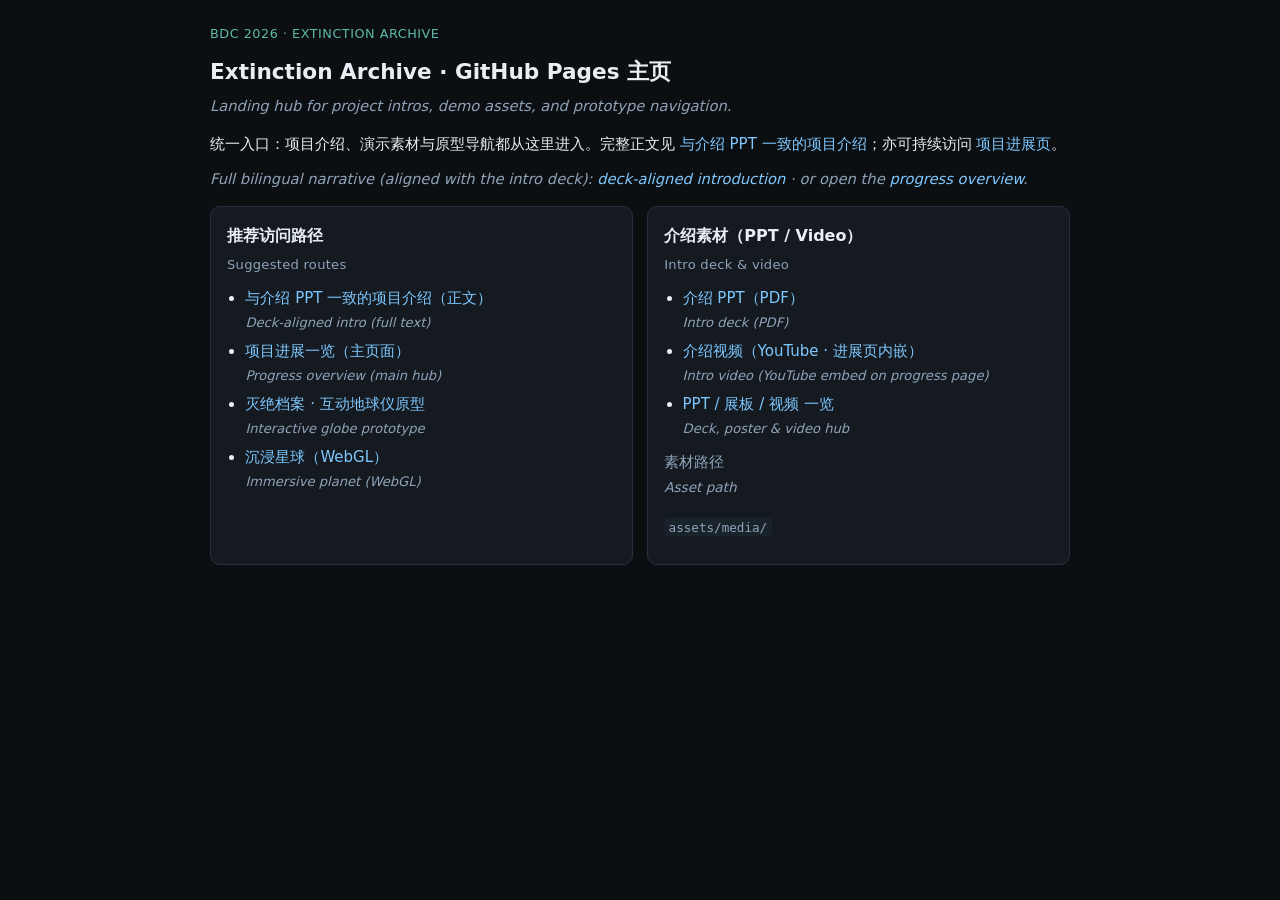
<file: index.html>
<!DOCTYPE html>
<html lang="zh-Hans">
<head>
  <meta charset="utf-8" />
  <meta name="viewport" content="width=device-width, initial-scale=1" />
  <title>Extinction Archive · GitHub Pages · 主页</title>
  <meta name="description" content="ZH: 项目入口、介绍素材与原型导航。 EN: Landing page for intro assets and prototypes." />
  <style>
    :root { --bg:#0c0f12; --panel:#141a20; --border:#243040; --text:#e8eef4; --muted:#8fa3b8; --link:#7ec8ff; --accent:#5eb8a8; }
    * { box-sizing: border-box; }
    body { margin:0; font:15px/1.6 system-ui, "PingFang SC", sans-serif; background:var(--bg); color:var(--text); min-height:100vh; padding:1.5rem; }
    .box { max-width:860px; margin:0 auto; }
    h1 { font-size:1.35rem; font-weight:650; margin:0 0 0.35rem; }
    .sub-en { font-size:0.92rem; color:var(--muted); font-weight:400; margin:0 0 1rem; font-style:italic; line-height:1.45; }
    h2 { font-size:1rem; margin:0 0 0.35rem; }
    .h2-en { font-size:0.82rem; color:var(--muted); font-weight:500; margin:0 0 0.65rem; letter-spacing:0.02em; }
    p { color:var(--muted); margin:0 0 0.65rem; }
    p.lead-zh { color:var(--text); }
    p.lead-en { color:var(--muted); font-size:0.92rem; font-style:italic; margin-bottom:1rem; }
    ul { margin:0; padding-left:1.15rem; }
    li { margin:0.35rem 0; }
    li .li-en { display:block; font-size:0.82rem; color:var(--muted); margin-top:0.15rem; font-style:italic; }
    a { color:var(--link); text-decoration:none; }
    a:hover { text-decoration:underline; }
    .k { color:var(--accent); font-size:0.8rem; letter-spacing:0.04em; text-transform:uppercase; }
    .grid { display:grid; gap:0.9rem; grid-template-columns:repeat(auto-fit,minmax(280px,1fr)); margin-top:1rem; }
    .card { background:var(--panel); border:1px solid var(--border); border-radius:10px; padding:1rem; }
    code { font-size:0.84em; background:#1a222c; padding:0.12em 0.35em; border-radius:4px; }
  </style>
</head>
<body>
  <div class="box">
    <p class="k">BDC 2026 · Extinction Archive</p>
    <h1>Extinction Archive · GitHub Pages 主页</h1>
    <p class="sub-en">Landing hub for project intros, demo assets, and prototype navigation.</p>
    <p class="lead-zh">统一入口：项目介绍、演示素材与原型导航都从这里进入。完整正文见 <a href="docs/index.html#deck-intro">与介绍 PPT 一致的项目介绍</a>；亦可持续访问 <a href="docs/index.html">项目进展页</a>。</p>
    <p class="lead-en">Full bilingual narrative (aligned with the intro deck): <a href="docs/index.html#deck-intro">deck-aligned introduction</a> · or open the <a href="docs/index.html">progress overview</a>.</p>

    <div class="grid">
      <section class="card">
        <h2>推荐访问路径</h2>
        <p class="h2-en">Suggested routes</p>
        <ul>
          <li>
            <a href="docs/index.html#deck-intro">与介绍 PPT 一致的项目介绍（正文）</a>
            <span class="li-en">Deck-aligned intro (full text)</span>
          </li>
          <li>
            <a href="docs/index.html">项目进展一览（主页面）</a>
            <span class="li-en">Progress overview (main hub)</span>
          </li>
          <li>
            <a href="prototype/index.html">灭绝档案 · 互动地球仪原型</a>
            <span class="li-en">Interactive globe prototype</span>
          </li>
          <li>
            <a href="prototype/webxr/index.html">沉浸星球（WebGL）</a>
            <span class="li-en">Immersive planet (WebGL)</span>
          </li>
        </ul>
      </section>

      <section class="card">
        <h2>介绍素材（PPT / Video）</h2>
        <p class="h2-en">Intro deck &amp; video</p>
        <ul>
          <li>
            <a href="assets/media/intro-presentation.pdf">介绍 PPT（PDF）</a>
            <span class="li-en">Intro deck (PDF)</span>
          </li>
          <li>
            <a href="docs/index.html#intro-media">介绍视频（YouTube · 进展页内嵌）</a>
            <span class="li-en">Intro video (YouTube embed on progress page)</span>
          </li>
          <li>
            <a href="docs/index.html#intro-media">PPT / 展板 / 视频 一览</a>
            <span class="li-en">Deck, poster &amp; video hub</span>
          </li>
        </ul>
        <p style="margin-top:0.7rem;">素材路径 <span class="sub-en" style="display:block;margin-top:0.25rem;font-size:0.85rem;">Asset path</span> <code>assets/media/</code></p>
      </section>
    </div>
  </div>
</body>
</html>
</file>
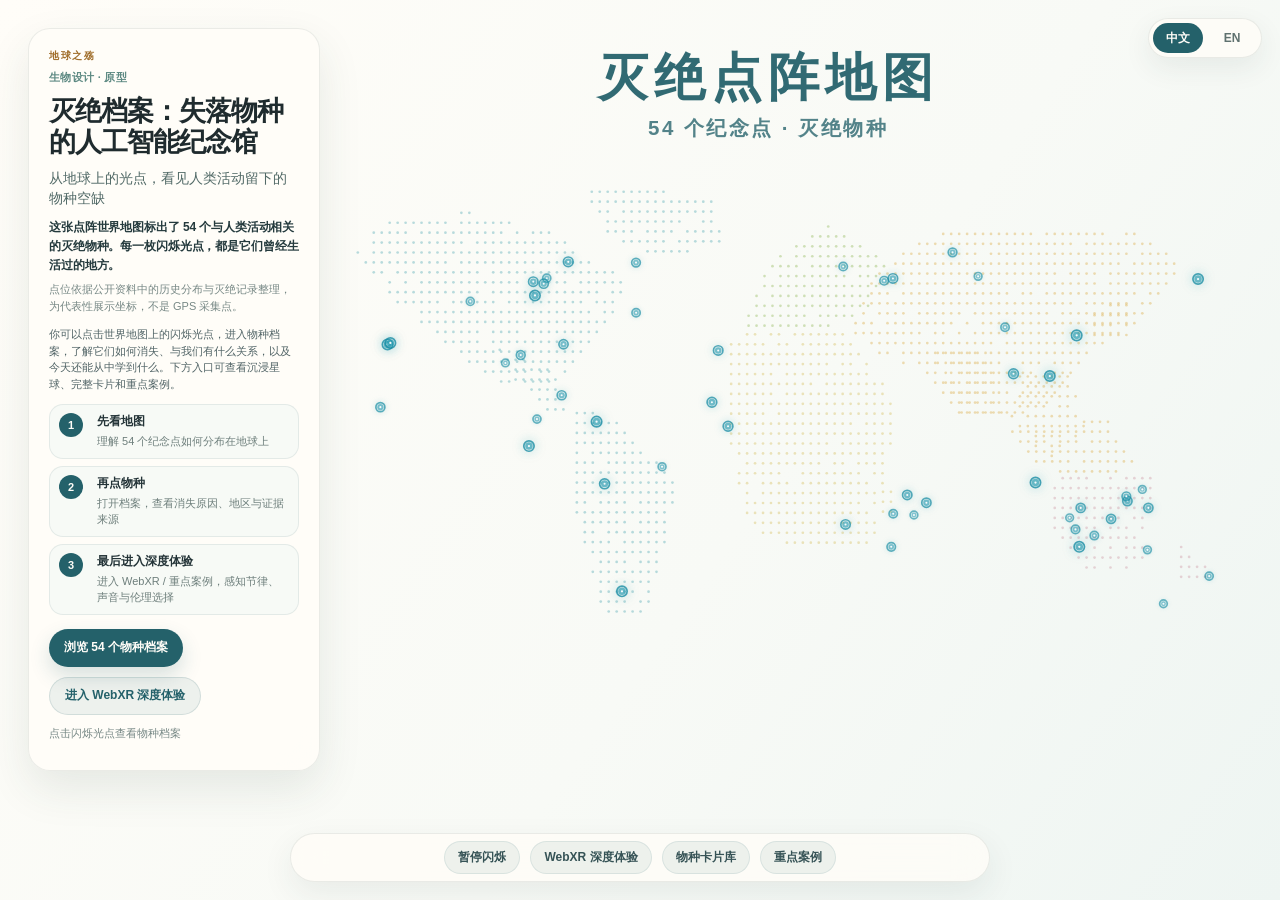
<file: prototype/index.html>
<!doctype html>
<html lang="zh-Hans">
<head>
  <meta charset="utf-8" />
  <meta name="viewport" content="width=device-width,initial-scale=1" />
  <title>灭绝档案：失落物种的人工智能纪念馆</title>
  <link rel="stylesheet" href="./styles.css" />
</head>
<body data-page="home">
  <main class="immersive-home">
    <canvas id="globe-canvas" aria-label="Extinction dot world map"></canvas>

    <section class="overlay top-left">
      <p class="sorrow-mark" data-i18n="sorrowMark">地球之殇</p>
      <p class="eyebrow" data-i18n="eyebrow">生物设计 · 原型</p>
      <h1 data-i18n="mainTitle">灭绝档案：失落物种的人工智能纪念馆</h1>
      <p class="subtitle" data-i18n="subTagline">从地球上的光点，看见人类活动留下的物种空缺</p>
      <p class="intro-stat" id="species-count-line" aria-live="polite">载入中…</p>
      <p class="tiny intro-stat-note" data-i18n="countNote">点位依据公开资料中的历史分布与灭绝记录整理，为代表性展示坐标，不是 GPS 采集点。</p>
      <p class="lede" data-i18n="lede">你可以点击世界地图上的闪烁光点，进入物种档案，了解它们如何消失、与我们有什么关系，以及今天还能从中学到什么。下方入口可查看沉浸星球、完整卡片和重点案例。</p>
      <ol class="journey-steps" aria-label="Experience flow">
        <li><strong data-i18n="step1Title">先看地图</strong><span data-i18n="step1Body">理解 54 个纪念点如何分布在地球上</span></li>
        <li><strong data-i18n="step2Title">再点物种</strong><span data-i18n="step2Body">打开档案，查看消失原因、地区与证据来源</span></li>
        <li><strong data-i18n="step3Title">最后进入深度体验</strong><span data-i18n="step3Body">进入 WebXR / 重点案例，感知节律、声音与伦理选择</span></li>
      </ol>
      <div class="primary-actions" aria-label="Primary actions">
        <a class="solid-btn" href="./archive.html" data-i18n="primaryArchive">浏览 54 个物种档案</a>
        <a class="soft-btn" href="./webxr/index.html" data-i18n="primaryWebxr">进入 WebXR 深度体验</a>
      </div>
      <p class="tiny" data-i18n="hint">点击闪烁光点查看物种档案</p>
    </section>

    <section class="overlay top-right lang-switch" aria-label="Language">
      <button type="button" data-lang="zh" aria-pressed="true">中文</button>
      <button type="button" data-lang="en" aria-pressed="false">EN</button>
    </section>

    <section class="overlay bottom-center controls-row">
      <button id="toggle-autorotate" data-i18n="pause">暂停闪烁</button>
      <a class="ghost-btn" href="./webxr/index.html" data-i18n="webxr">沉浸星球</a>
      <a class="ghost-btn" href="./archive.html" data-i18n="archive">物种档案</a>
      <a class="ghost-btn" href="./hero.html" data-i18n="hero">重点案例</a>
    </section>

    <section id="point-popup" class="overlay popup hidden" aria-live="polite"></section>
  </main>
  <script>
    window.PROTOTYPE_COPY = {
      zh: {
        title: "灭绝档案：失落物种的人工智能纪念馆",
        sorrowMark: "地球之殇",
        eyebrow: "生物设计 · 原型",
        mapTitle: "灭绝点阵地图",
        mapSubtitle: "54 个纪念点 · 灭绝物种",
        mainTitle: "灭绝档案：失落物种的人工智能纪念馆",
        subTagline: "从地球上的光点，看见人类活动留下的物种空缺",
        lede: "你可以点击世界地图上的闪烁光点，进入物种档案，了解它们如何消失、与我们有什么关系，以及今天还能从中学到什么。下方入口可查看沉浸星球、完整卡片和重点案例。",
        hint: "点击闪烁光点查看物种档案",
        countNote: "点位依据公开资料中的历史分布与灭绝记录整理，为代表性展示坐标，不是 GPS 采集点。",
        step1Title: "先看地图",
        step1Body: "理解 54 个纪念点如何分布在地球上",
        step2Title: "再点物种",
        step2Body: "打开档案，查看消失原因、地区与证据来源",
        step3Title: "最后进入深度体验",
        step3Body: "进入 WebXR / 重点案例，感知节律、声音与伦理选择",
        primaryArchive: "浏览 54 个物种档案",
        primaryWebxr: "进入 WebXR 深度体验",
        pause: "暂停闪烁",
        resume: "继续闪烁",
        webxr: "WebXR 深度体验",
        archive: "物种卡片库",
        hero: "重点案例",
        count: (n) => `这张点阵世界地图标出了 ${n} 个与人类活动相关的灭绝物种。每一枚闪烁光点，都是它们曾经生活过的地方。`,
        open: "打开物种档案"
      },
      en: {
        title: "Extinction Archive: An AI Memorial for Lost Species",
        sorrowMark: "EARTH'S SORROW",
        eyebrow: "Biodesign · Prototype",
        mapTitle: "EXTINCTION DOT MAP",
        mapSubtitle: "54 MEMORIAL POINTS · EXTINCT SPECIES",
        mainTitle: "Extinction Archive: An AI Memorial for Lost Species",
        subTagline: "Points of light reveal the species gaps left by human activity",
        lede: "Select a blinking point on the world map to open a species dossier: what disappeared, how people were involved, and what the loss can still teach us. The links below open the immersive globe, the full card archive, and selected deep dives.",
        hint: "Select a blinking memorial point to open the dossier",
        countNote: "Points are representative display coordinates compiled from public historical-range and extinction records, not GPS survey points.",
        step1Title: "Read the map",
        step1Body: "See how the 54 memorial points sit across the planet",
        step2Title: "Select a species",
        step2Body: "Open a dossier with drivers, region, and evidence links",
        step3Title: "Enter depth",
        step3Body: "Move into WebXR / hero cases for rhythm, sound, and ethics",
        primaryArchive: "Browse 54 species cards",
        primaryWebxr: "Enter WebXR depth",
        pause: "Pause Blink",
        resume: "Resume Blink",
        webxr: "WebXR Depth",
        archive: "Species Cards",
        hero: "Hero Dossiers",
        count: (n) => `This dotted world map marks ${n} extinct species linked to human activity. Each blinking light marks a place they once lived.`,
        open: "Open species dossier"
      }
    };

    window.setPrototypeLanguage = function setPrototypeLanguage(lang) {
      const selected = window.PROTOTYPE_COPY[lang] ? lang : "zh";
      const copy = window.PROTOTYPE_COPY[selected];
      document.documentElement.lang = selected === "zh" ? "zh-Hans" : "en";
      document.title = copy.title;
      document.querySelectorAll("[data-i18n]").forEach((node) => {
        const key = node.dataset.i18n;
        if (typeof copy[key] === "string") node.textContent = copy[key];
      });
      document.querySelectorAll("[data-lang]").forEach((button) => {
        button.setAttribute("aria-pressed", String(button.dataset.lang === selected));
      });
      localStorage.setItem("ea-lang", selected);
      localStorage.setItem("prototype-lang", selected);
      localStorage.setItem("xr-lang", selected);
      localStorage.setItem("ethics-lang", selected);
      window.dispatchEvent(new CustomEvent("prototype:languagechange", { detail: { lang: selected } }));
    };

    document.querySelectorAll("[data-lang]").forEach((button) => {
      button.addEventListener("click", () => window.setPrototypeLanguage(button.dataset.lang));
    });
    window.setPrototypeLanguage(localStorage.getItem("ea-lang") || localStorage.getItem("prototype-lang") || "zh");
  </script>
  <script src="./app.js?v=classic-species-english-values-v4-20260503"></script>
</body>
</html>
</file>
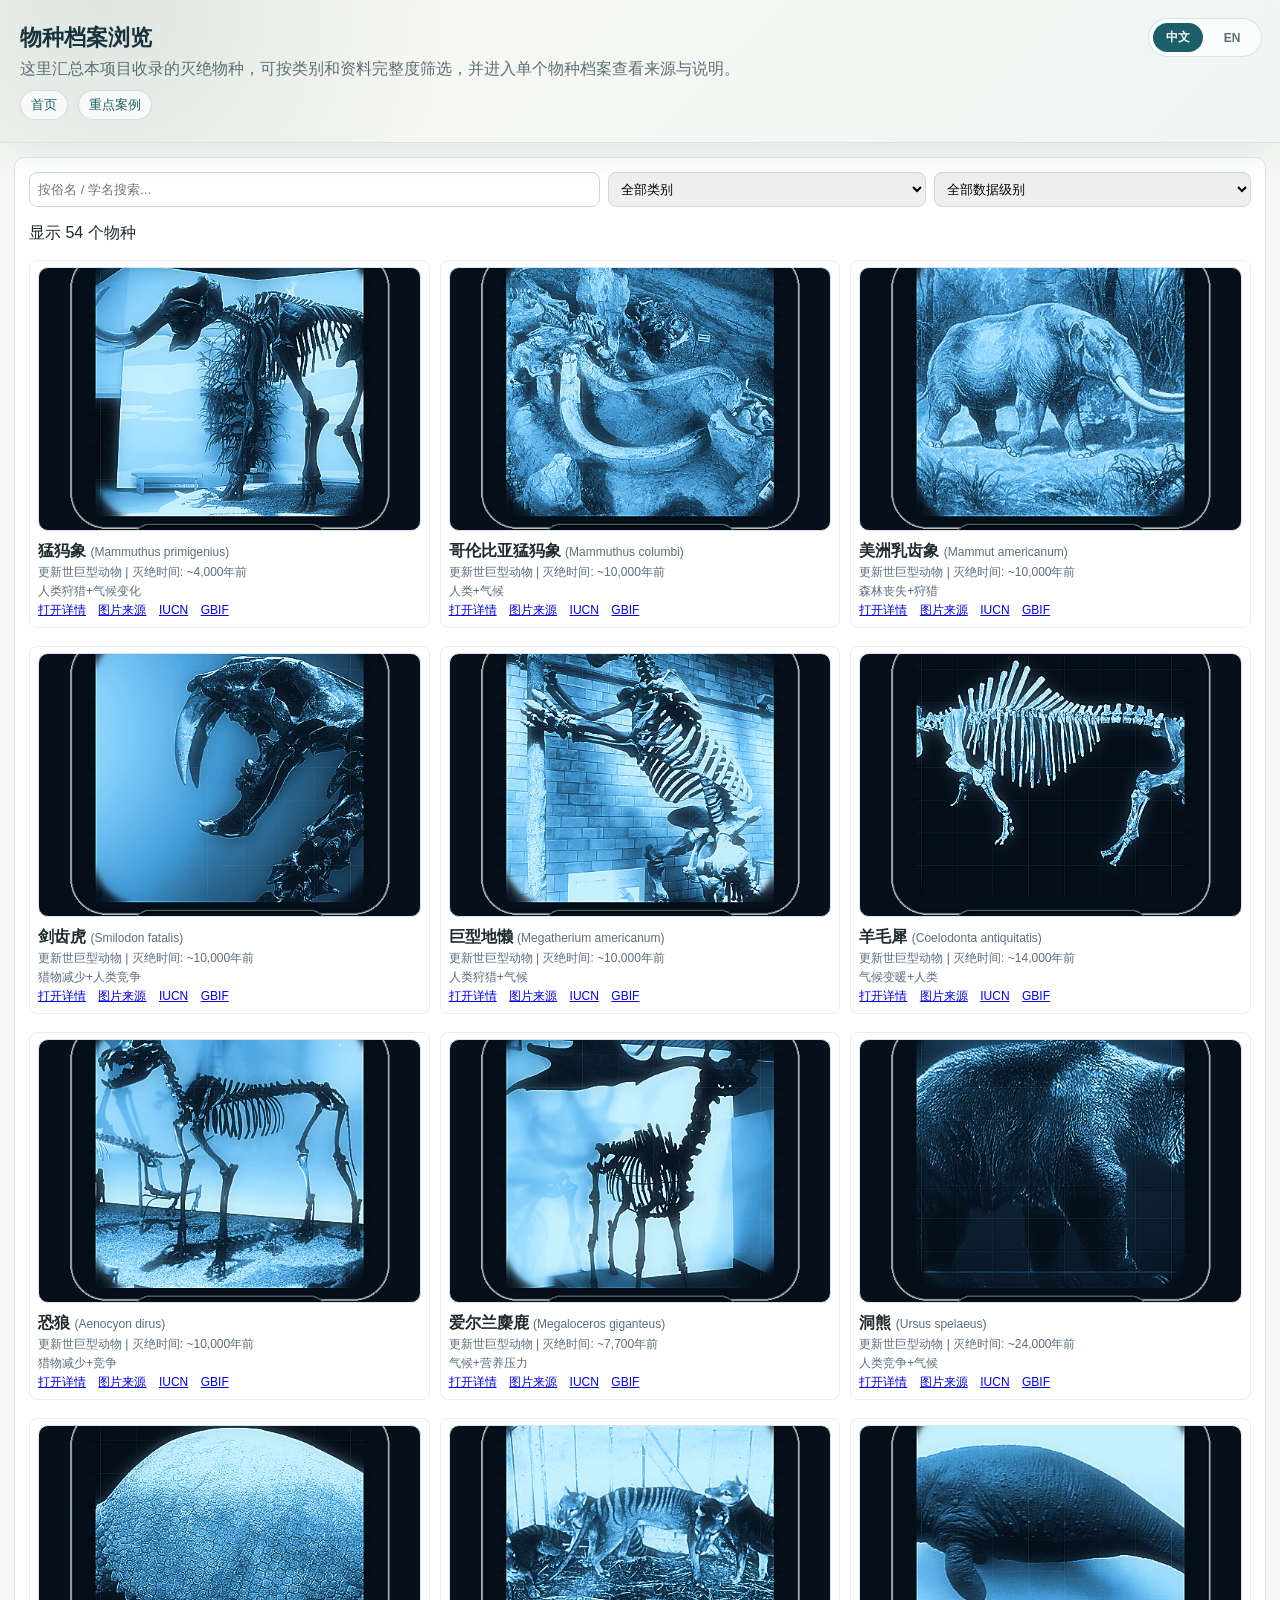
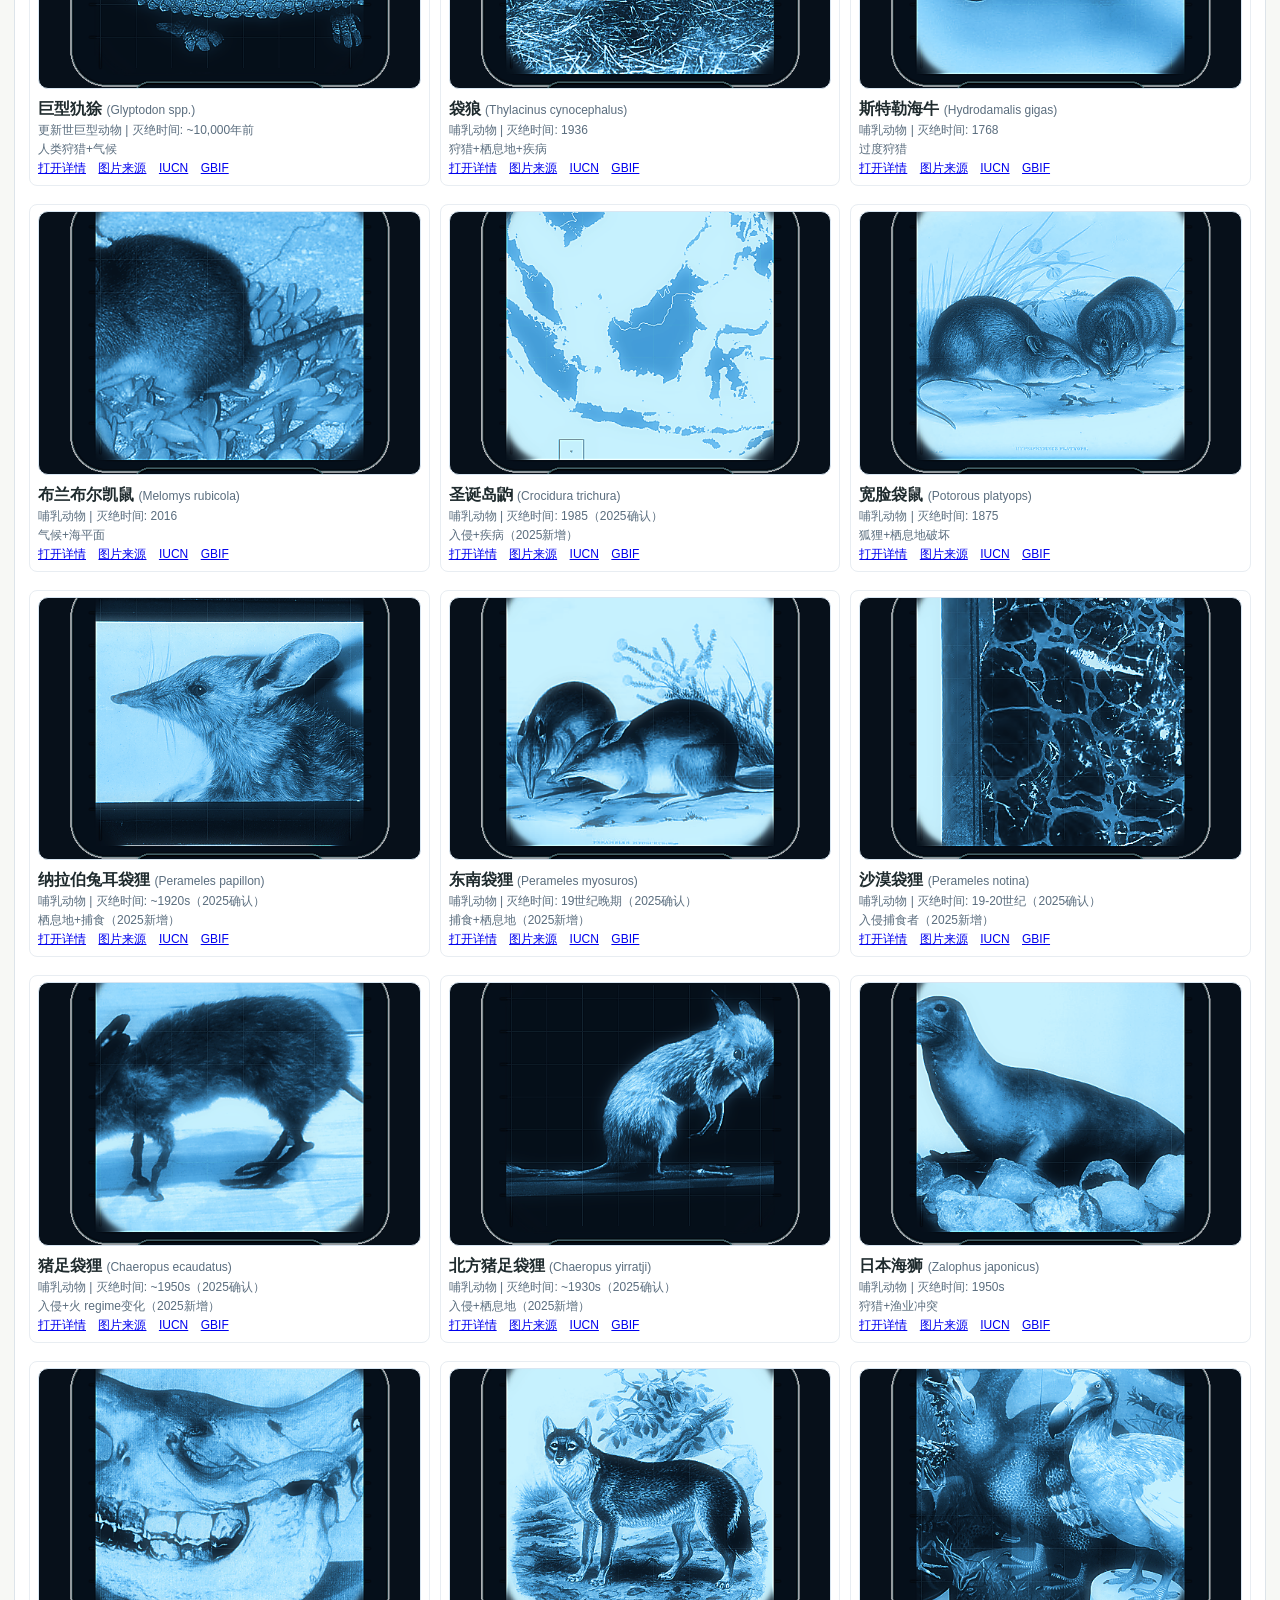
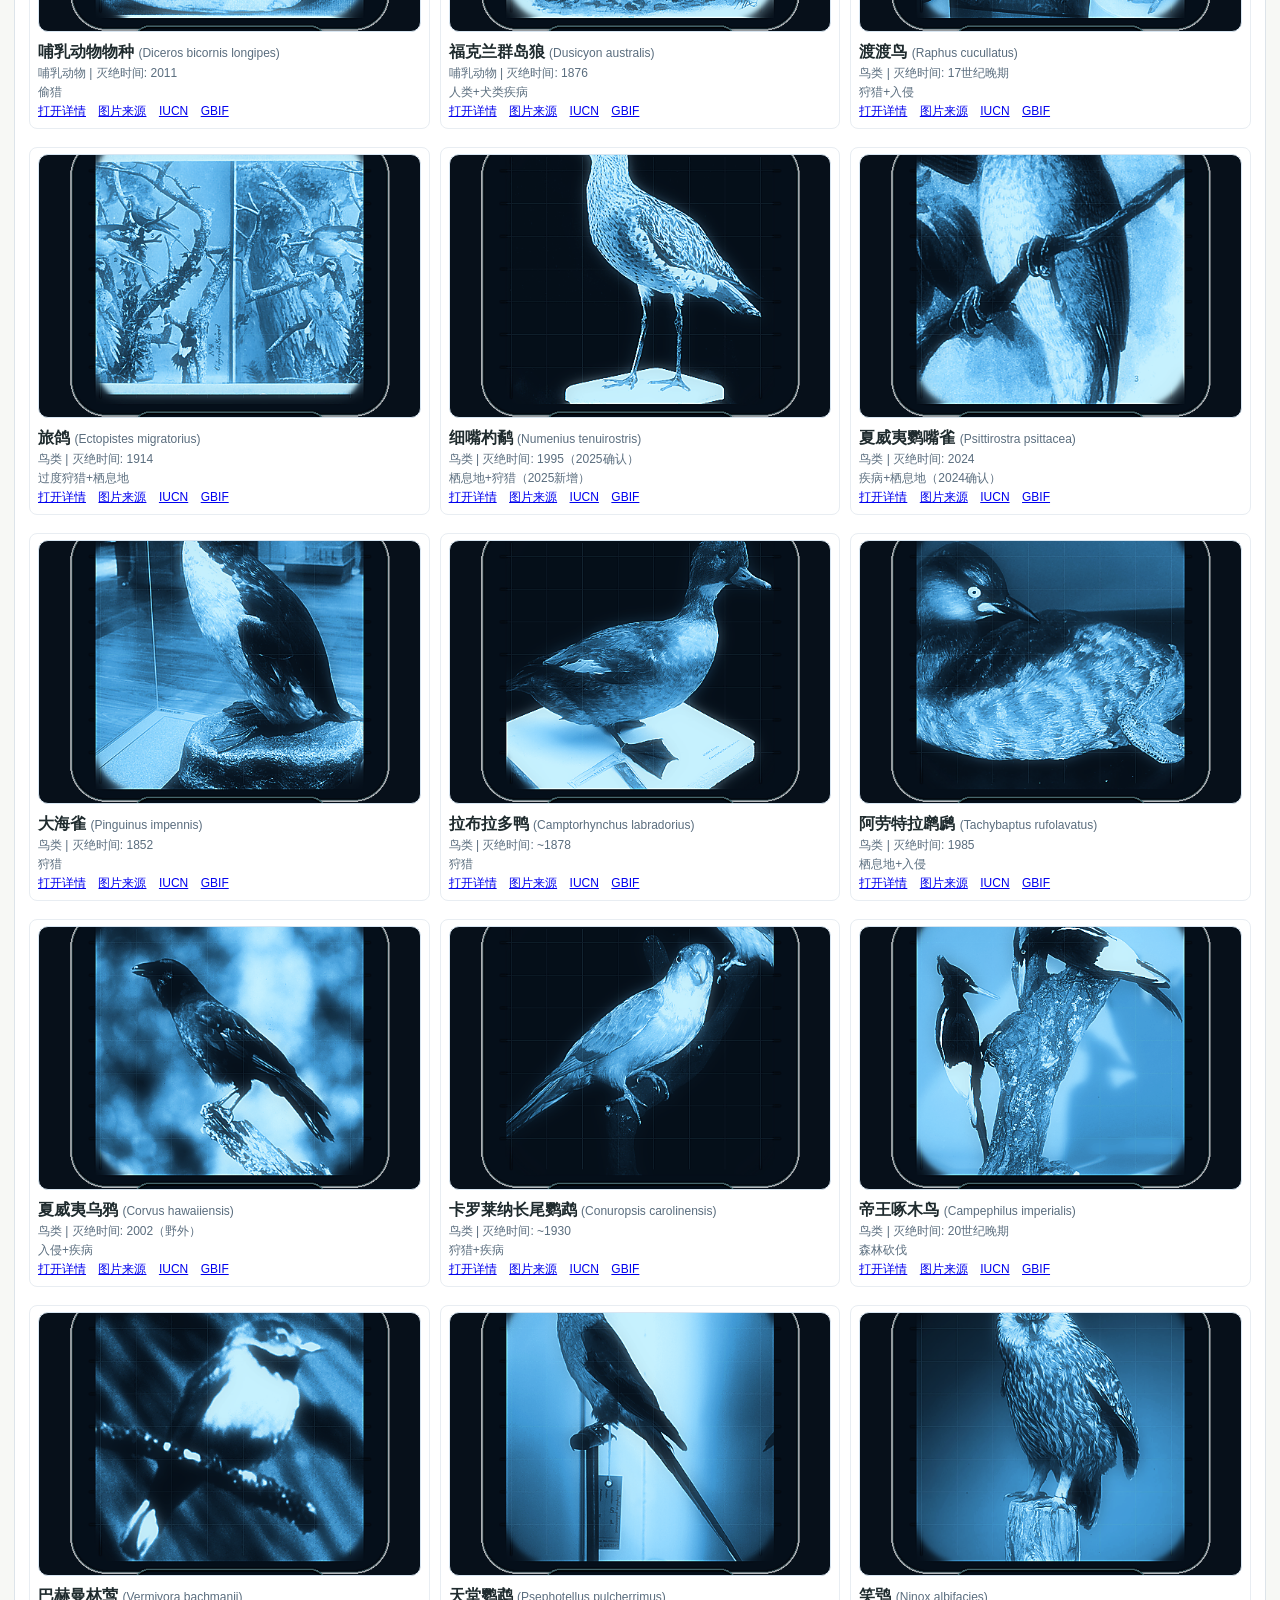
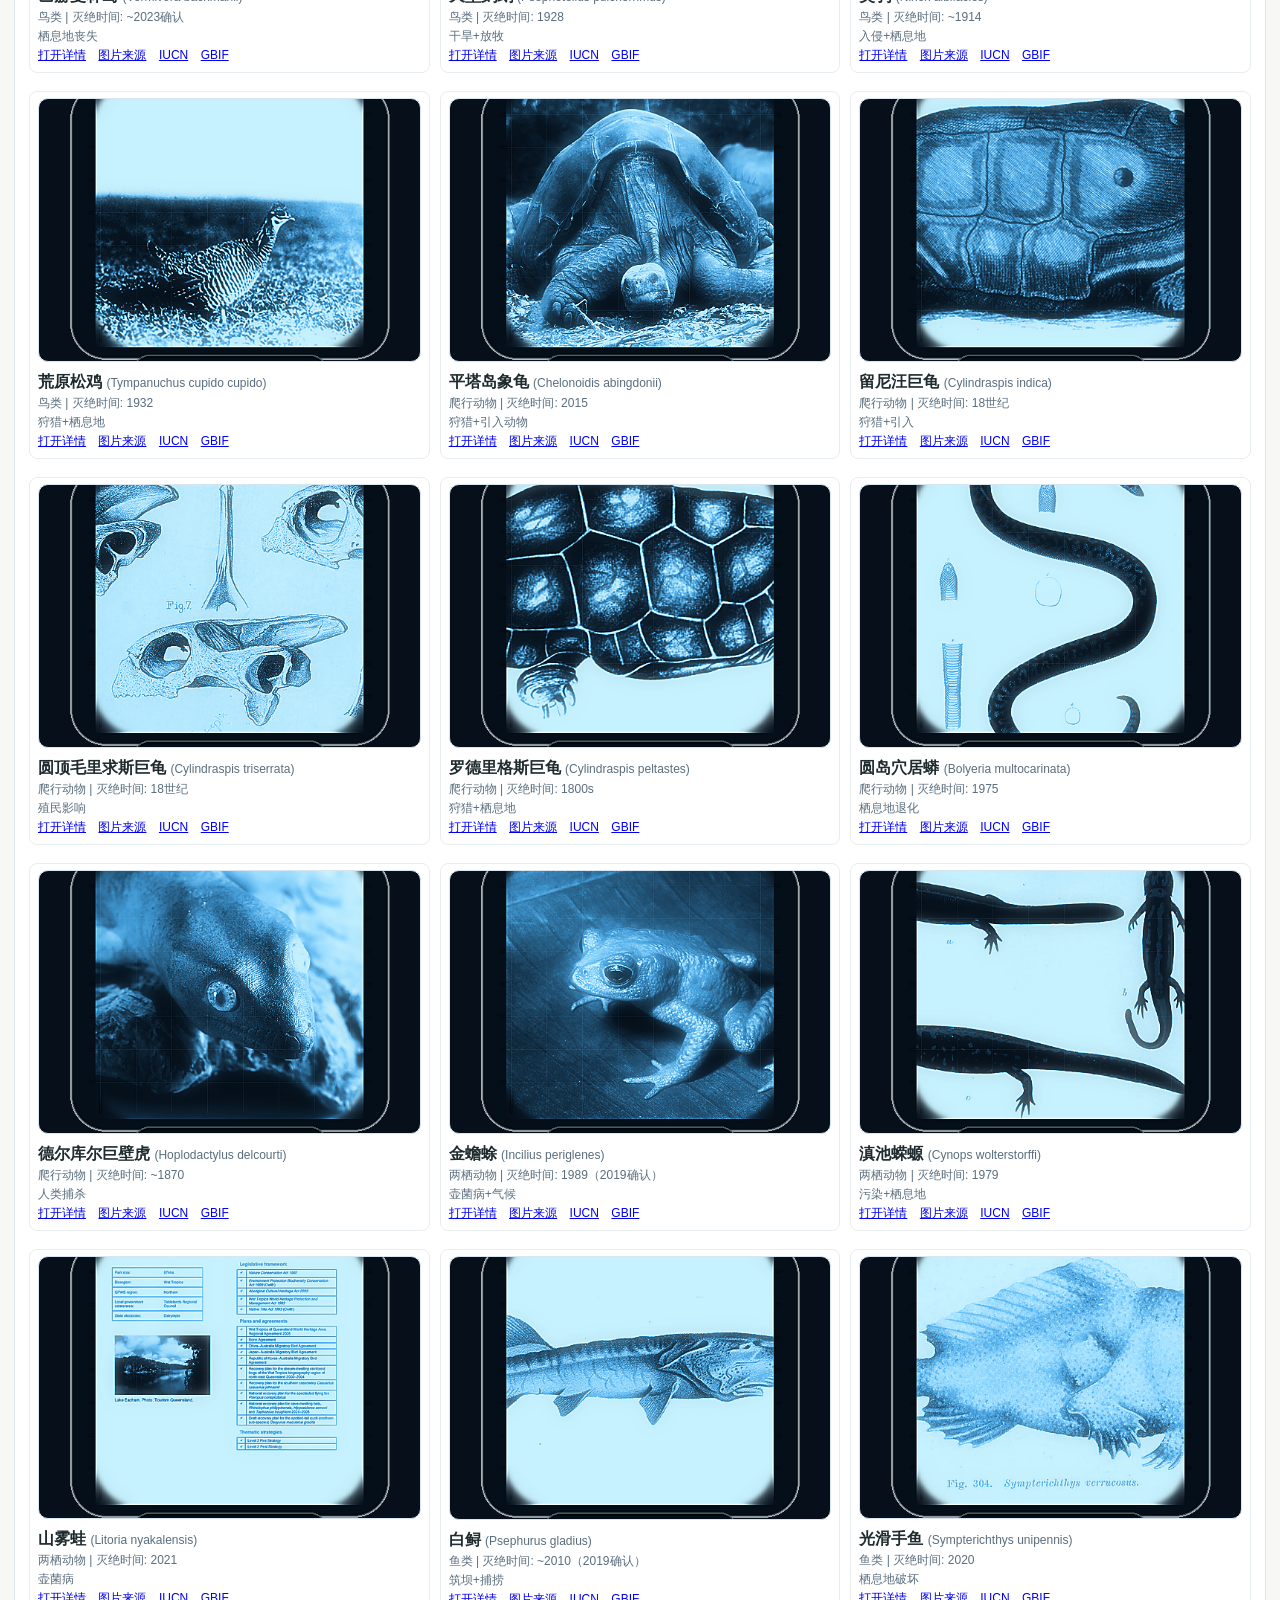
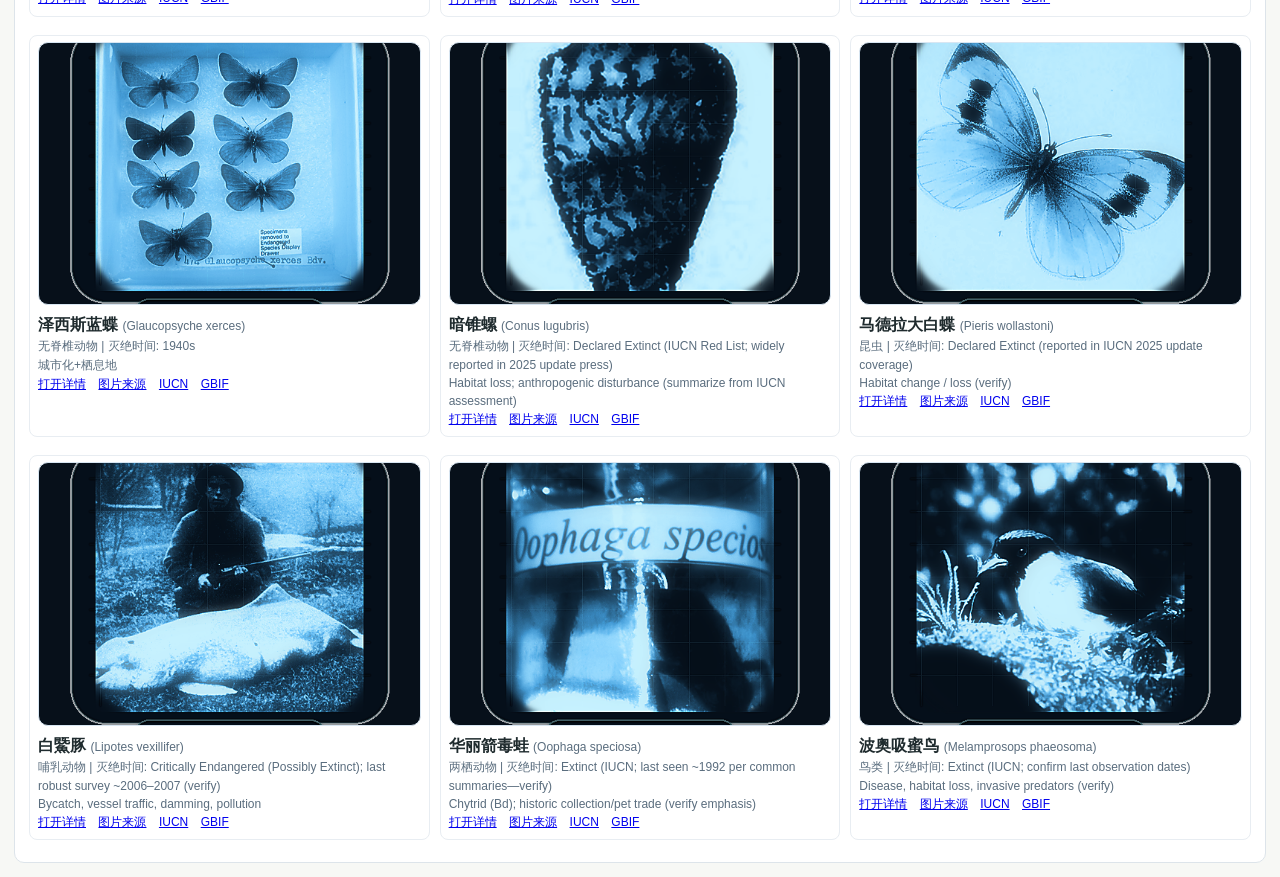
<file: prototype/archive.html>
<!doctype html>
<html lang="zh-Hans">
<head>
  <meta charset="utf-8" />
  <meta name="viewport" content="width=device-width,initial-scale=1" />
  <title>物种档案浏览 · 灭绝档案</title>
  <link rel="stylesheet" href="./styles.css" />
</head>
<body data-page="archive">
  <header class="top">
    <h1>物种档案浏览</h1>
    <p>这里汇总本项目收录的灭绝物种。你可以按名称、类别和资料完整度筛选，并进入单个档案查看来源与说明。</p>
    <nav class="main-nav">
      <a href="./index.html">首页</a>
      <a href="./hero.html">重点案例</a>
    </nav>
  </header>

  <main class="layout">
    <section class="panel archive full-span">
      <div class="filters">
        <input id="search" placeholder="按中文名、英文名或学名搜索..." />
        <select id="category-filter">
          <option value="">全部类别</option>
        </select>
        <select id="availability-filter">
          <option value="">全部资料完整度</option>
          <option value="High">High</option>
          <option value="Medium">Medium</option>
          <option value="Low">Low</option>
        </select>
      </div>
      <p id="archive-stats"></p>
      <div id="archive-list" class="cards-grid"></div>
    </section>
  </main>

  <script src="./app.js?v=classic-species-english-values-v4-20260503"></script>
</body>
</html>
</file>
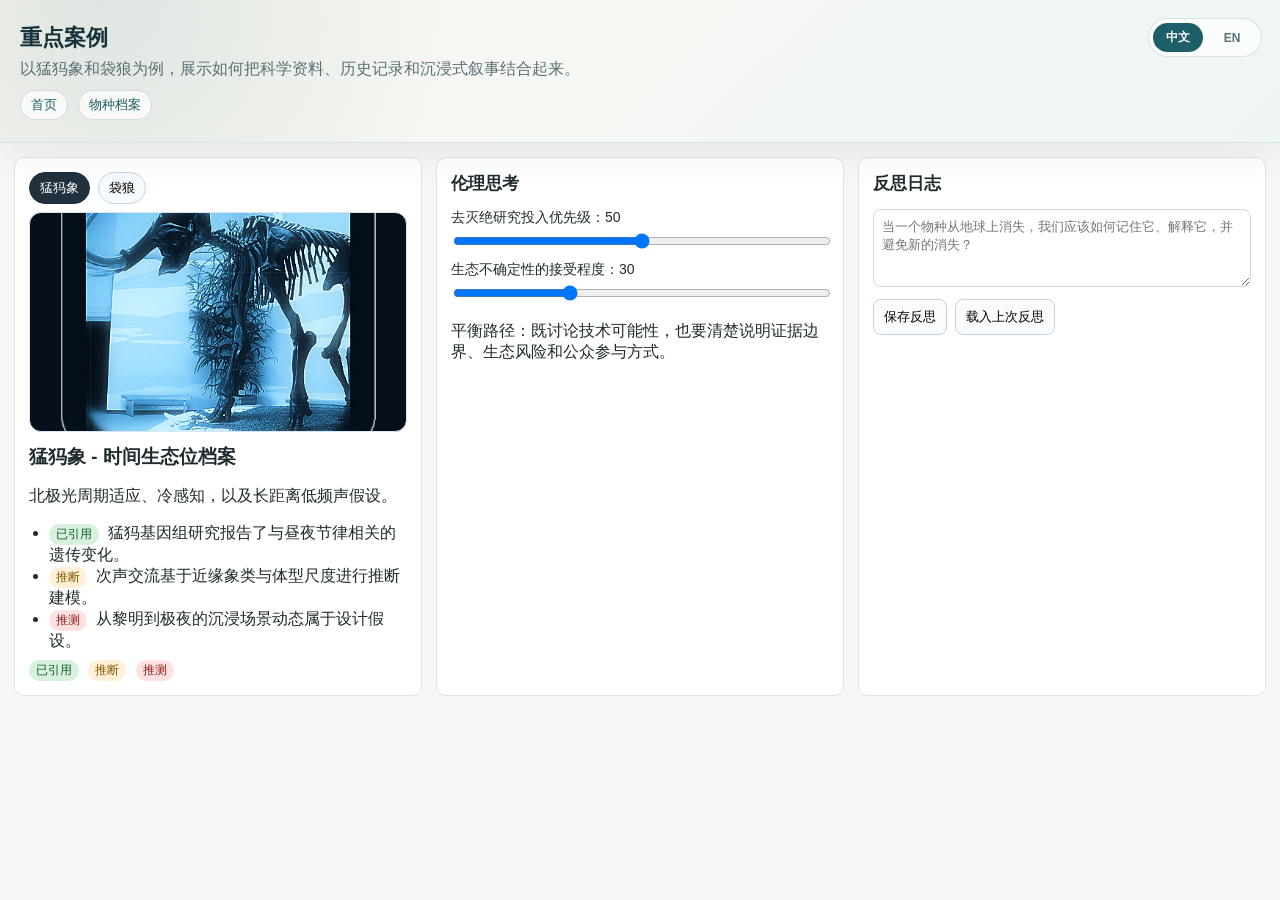
<file: prototype/hero.html>
<!doctype html>
<html lang="zh-Hans">
<head>
  <meta charset="utf-8" />
  <meta name="viewport" content="width=device-width,initial-scale=1" />
  <title>重点案例 · 灭绝档案</title>
  <link rel="stylesheet" href="./styles.css" />
</head>
<body data-page="hero">
  <header class="top">
    <h1>重点案例</h1>
    <p>以猛犸象和袋狼为例，展示科学资料、历史记录和沉浸式叙事如何结合。</p>
    <nav class="main-nav">
      <a href="./index.html">首页</a>
      <a href="./archive.html">物种档案</a>
    </nav>
  </header>

  <main class="layout">
    <section class="panel hero">
      <div class="hero-tabs">
      <button class="tab active" data-hero="mammoth">猛犸象</button>
      <button class="tab" data-hero="thylacine">袋狼</button>
      </div>
      <div id="hero-content"></div>
      <div class="tier-legend">
        <span class="tag cited">已引用</span>
        <span class="tag interp">推断</span>
        <span class="tag spec">推测</span>
      </div>
    </section>

    <section class="panel ethics">
      <h2>伦理思考</h2>
      <label>去灭绝研究投入优先级：<span id="budget-value">50</span></label>
      <input type="range" id="budget" min="0" max="100" value="50" />
      <label>生态不确定性的接受程度：<span id="risk-value">30</span></label>
      <input type="range" id="risk" min="0" max="100" value="30" />
      <p id="ethics-output"></p>
    </section>

    <section class="panel reflection">
      <h2>反思日志</h2>
      <textarea id="reflection-input" rows="4" placeholder="当一个物种从地球上消失，我们应该如何记住它、解释它，并避免新的消失？"></textarea>
      <div class="buttons">
        <button id="save-reflection">保存反思</button>
        <button id="load-reflection">载入上次反思</button>
      </div>
      <p id="reflection-status"></p>
    </section>
  </main>

  <script src="./app.js?v=classic-species-english-values-v4-20260503"></script>
</body>
</html>
</file>
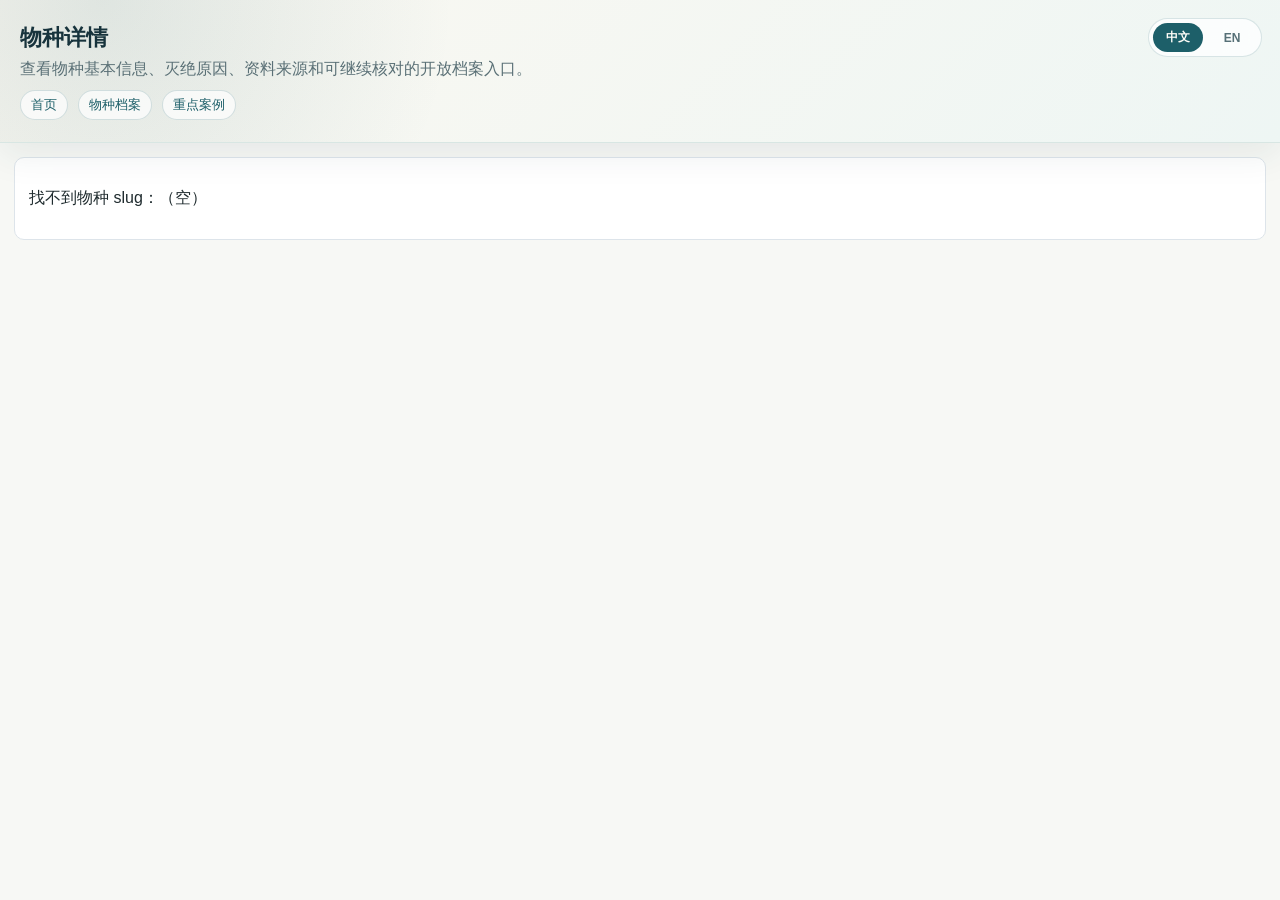
<file: prototype/species.html>
<!doctype html>
<html lang="zh-Hans">
<head>
  <meta charset="utf-8" />
  <meta name="viewport" content="width=device-width,initial-scale=1" />
  <title>物种详情 · 灭绝档案</title>
  <link rel="stylesheet" href="./styles.css" />
</head>
<body data-page="species">
  <header class="top">
    <h1>物种详情</h1>
    <p>查看物种基本信息、灭绝原因、资料来源和可继续核对的开放档案入口。</p>
    <nav class="main-nav">
      <a href="./index.html">首页</a>
      <a href="./archive.html">物种档案</a>
      <a href="./hero.html">重点案例</a>
    </nav>
  </header>

  <main class="layout">
    <section class="panel full-span">
      <div id="species-detail"></div>
    </section>
  </main>

  <script src="./app.js?v=classic-species-english-values-v4-20260503"></script>
</body>
</html>
</file>
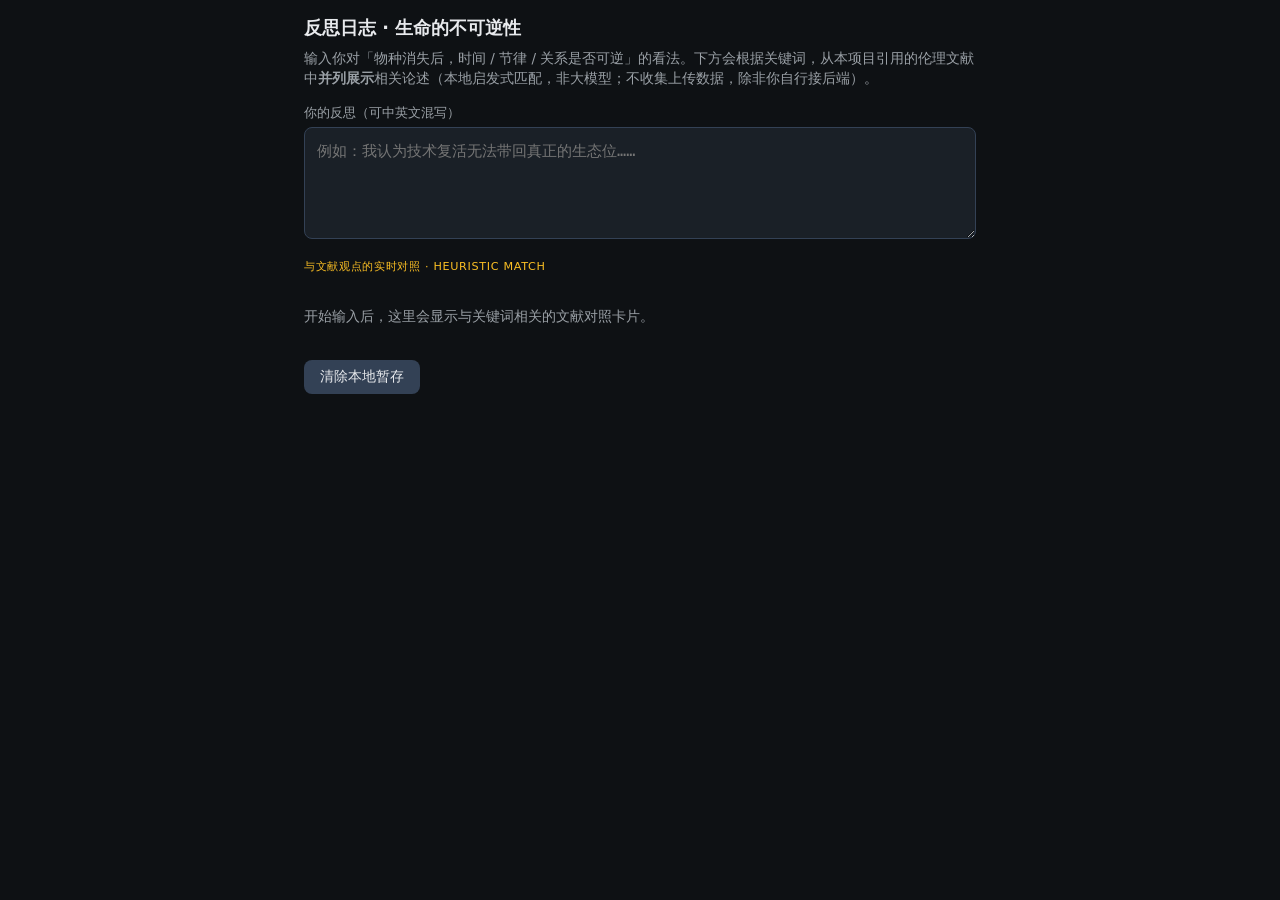
<file: templates/reflection-log-webxr.html>
<!DOCTYPE html>
<html lang="zh-Hans">
<head>
  <meta charset="utf-8" />
  <meta name="viewport" content="width=device-width, initial-scale=1" />
  <title>UI_Reflection_Log — Extinction Archive (template)</title>
  <style>
    :root {
      --bg: #0e1114;
      --panel: #1a2027;
      --text: #e8eaed;
      --muted: #9aa0a6;
      --accent: #6ee7b7;
      --warn: #fbbf24;
    }
    * { box-sizing: border-box; }
    body {
      margin: 0;
      min-height: 100vh;
      font-family: system-ui, sans-serif;
      background: var(--bg);
      color: var(--text);
      padding: 1rem;
    }
    .wrap { max-width: 42rem; margin: 0 auto; }
    h1 { font-size: 1.1rem; font-weight: 600; margin: 0 0 0.5rem; }
    p.hint { color: var(--muted); font-size: 0.85rem; margin: 0 0 1rem; line-height: 1.5; }
    label { display: block; font-size: 0.8rem; color: var(--muted); margin-bottom: 0.35rem; }
    textarea {
      width: 100%;
      min-height: 7rem;
      padding: 0.75rem;
      border-radius: 8px;
      border: 1px solid #334155;
      background: var(--panel);
      color: var(--text);
      resize: vertical;
      font-size: 0.95rem;
      line-height: 1.45;
    }
    textarea:focus { outline: 2px solid var(--accent); outline-offset: 2px; }
    .tier { font-size: 0.7rem; text-transform: uppercase; letter-spacing: 0.06em; color: var(--warn); margin-top: 1rem; }
    .matches { margin-top: 0.75rem; display: flex; flex-direction: column; gap: 0.6rem; }
    .card {
      padding: 0.75rem 0.9rem;
      border-radius: 8px;
      background: var(--panel);
      border-left: 3px solid var(--accent);
      font-size: 0.85rem;
      line-height: 1.45;
    }
    .card cite { display: block; margin-top: 0.4rem; font-size: 0.75rem; color: var(--muted); font-style: normal; }
    .empty { color: var(--muted); font-size: 0.85rem; padding: 0.5rem 0; }
    button {
      margin-top: 0.75rem;
      padding: 0.5rem 1rem;
      border-radius: 8px;
      border: none;
      background: #334155;
      color: var(--text);
      cursor: pointer;
      font-size: 0.85rem;
    }
    button:hover { background: #475569; }
    /* A-Frame: place this panel as HTML overlay (a-html or 2D UI layer) */
  </style>
</head>
<body>
  <div class="wrap" id="reflection-root">
    <h1>反思日志 · 生命的不可逆性</h1>
    <p class="hint">
      输入你对「物种消失后，时间 / 节律 / 关系是否可逆」的看法。下方会根据关键词，从本项目引用的伦理文献中<strong>并列展示</strong>相关论述（本地启发式匹配，非大模型；不收集上传数据，除非你自行接后端）。
    </p>

    <div id="ethics-from-parent" class="ethics-injected" aria-live="polite"></div>

    <label for="user-reflection">你的反思（可中英文混写）</label>
    <textarea
      id="user-reflection"
      placeholder="例如：我认为技术复活无法带回真正的生态位……"
      autocomplete="off"
    ></textarea>

    <div class="tier">与文献观点的实时对照 · heuristic match</div>
    <div id="ethics-match-panel" class="matches" aria-live="polite"></div>

    <button type="button" id="clear-local">清除本地暂存</button>
  </div>

  <script>
    /**
     * Curated paraphrases / prompts aligned to Sherkow & Greely (2013) + project framing.
     * Replace with exact quotes only after you verify wording against the PDF.
     */
    const ETHICS_SNIPPETS = [
      {
        keys: ['资源', '资金', '钱', 'funding', 'budget', '保护', 'conservation', '野外'],
        text: '复活项目与现生物种及栖息地的保护之间存在真实的资源竞争；公共资助的分配是规范性选择，而非单纯技术可行性问题。',
        cite: 'Sherkow & Greely (2013) — 资源与治理框架（请核对原文表述）'
      },
      {
        keys: ['生态', '入侵', '风险', 'ecosystem', 'harm', 'novel', '环境'],
        text: '“复活”谱系可能对现有生态系统产生不可预见的影响；法律与生态责任归属并不因技术乐观而自动消解。',
        cite: 'Sherkow & Greely (2013) — 生态与法律地位（请核对原文表述）'
      },
      {
        keys: ['不可逆', '不会', '无法', '不能', '永远', 'irreversible', 'never', 'gone', 'lost'],
        text: '即使基因组信息可读取，物种曾占据的时间生态位与社会—生态关系未必可重建；不可逆性不仅是分子层面的，也是关系与记忆层面的。',
        cite: '本项目叙事 + Schlunke (2025) 等关于多重时间性与殖民记忆的讨论（交叉引用）'
      },
      {
        keys: ['原住民', '土著', '殖民', '主权', 'Indigenous', 'Palawa', 'Country', 'TEK', '塔斯马尼亚'],
        text: '袋狼灭绝与对 Palawa 人民与 Country 的暴力相互缠绕；去灭绝话语需置于原住民主权与自决框架下审视，而非仅作为科学奇观。',
        cite: 'Clements (2025); Schlunke (2025); Rimmer (2020); Lehman (2013) — 见规划文档 T5 补全'
      },
      {
        keys: ['欺骗', '幻觉', '假', '模拟', 'AI', 'hallucination', 'fake', '不确定'],
        text: '数字重建携带认识论边界：文献与模型支持的分层（Cited / Interpolated）必须在体验中可见，避免把推测当作事实。',
        cite: '团队 Reflection 设计原则'
      }
    ];

    const storageKey = 'extinction_archive_reflection_v1';
    const PM_PARENT = 'extinction-archive-parent';
    const PM_CHILD = 'extinction-archive-reflection';

    function escapeHtml(s) {
      const m = document.createElement('span');
      m.textContent = s == null ? '' : String(s);
      return m.innerHTML;
    }

    window.addEventListener('message', (ev) => {
      const d = ev.data;
      if (!d || d.source !== PM_PARENT || d.type !== 'ea-ethics-choice') return;
      const el = document.getElementById('ethics-from-parent');
      if (!el) return;
      if (d.choiceId && d.label) {
        el.innerHTML =
          '<p><strong>UI_Ethics_Fork</strong>（主页面）: <em>' +
          escapeHtml(d.label) +
          '</em></p>';
      } else {
        el.innerHTML =
          '<p class="hint" style="margin:0">尚未在主流程中选择伦理分叉 — 可先选择再打开本页，或返回主页面。</p>';
      }
    });

    let postParentTimer = null;
    function notifyParentReflection(text) {
      if (!window.parent || window.parent === window) return;
      clearTimeout(postParentTimer);
      postParentTimer = setTimeout(() => {
        try {
          window.parent.postMessage(
            {
              source: PM_CHILD,
              type: 'ea-reflection-text',
              text: text || '',
              length: (text || '').length
            },
            '*'
          );
        } catch (_) {}
      }, 320);
    }

    function normalize(s) {
      return (s || '').toLowerCase();
    }

    function scoreSnippet(text, snippet) {
      const t = normalize(text);
      return snippet.keys.filter((k) => t.includes(k.toLowerCase())).length;
    }

    function renderMatches(userText) {
      const panel = document.getElementById('ethics-match-panel');
      if (!userText.trim()) {
        panel.innerHTML = '<p class="empty">开始输入后，这里会显示与关键词相关的文献对照卡片。</p>';
        return;
      }
      const ranked = ETHICS_SNIPPETS.map((s) => ({
        s,
        score: scoreSnippet(userText, s)
      }))
        .filter((x) => x.score > 0)
        .sort((a, b) => b.score - a.score);

      if (!ranked.length) {
        panel.innerHTML =
          '<p class="empty">未命中预设关键词。可尝试加入：资源、生态、不可逆、原住民、模拟 等词；或直接把本段反思与答辩中的 Sherkow & Greely 论点手动对照。</p>';
        return;
      }

      panel.innerHTML = ranked
        .map(
          ({ s }) =>
            `<div class="card"><div>${s.text}</div><cite>${s.cite}</cite></div>`
        )
        .join('');
    }

    const ta = document.getElementById('user-reflection');

    try {
      const saved = localStorage.getItem(storageKey);
      if (saved) ta.value = saved;
    } catch (_) {}

    function persist() {
      try {
        localStorage.setItem(storageKey, ta.value);
      } catch (_) {}
      renderMatches(ta.value);
      notifyParentReflection(ta.value);
    }

    ta.addEventListener('input', persist);
    ta.addEventListener('change', persist);
    persist();

    document.getElementById('clear-local').addEventListener('click', () => {
      ta.value = '';
      try {
        localStorage.removeItem(storageKey);
      } catch (_) {}
      renderMatches('');
      notifyParentReflection('');
    });

    /* --- A-Frame hook (optional): from parent scene ---
     * window.addEventListener('reflection-export', () => ta.value);
     */
  </script>
</body>
</html>
</file>
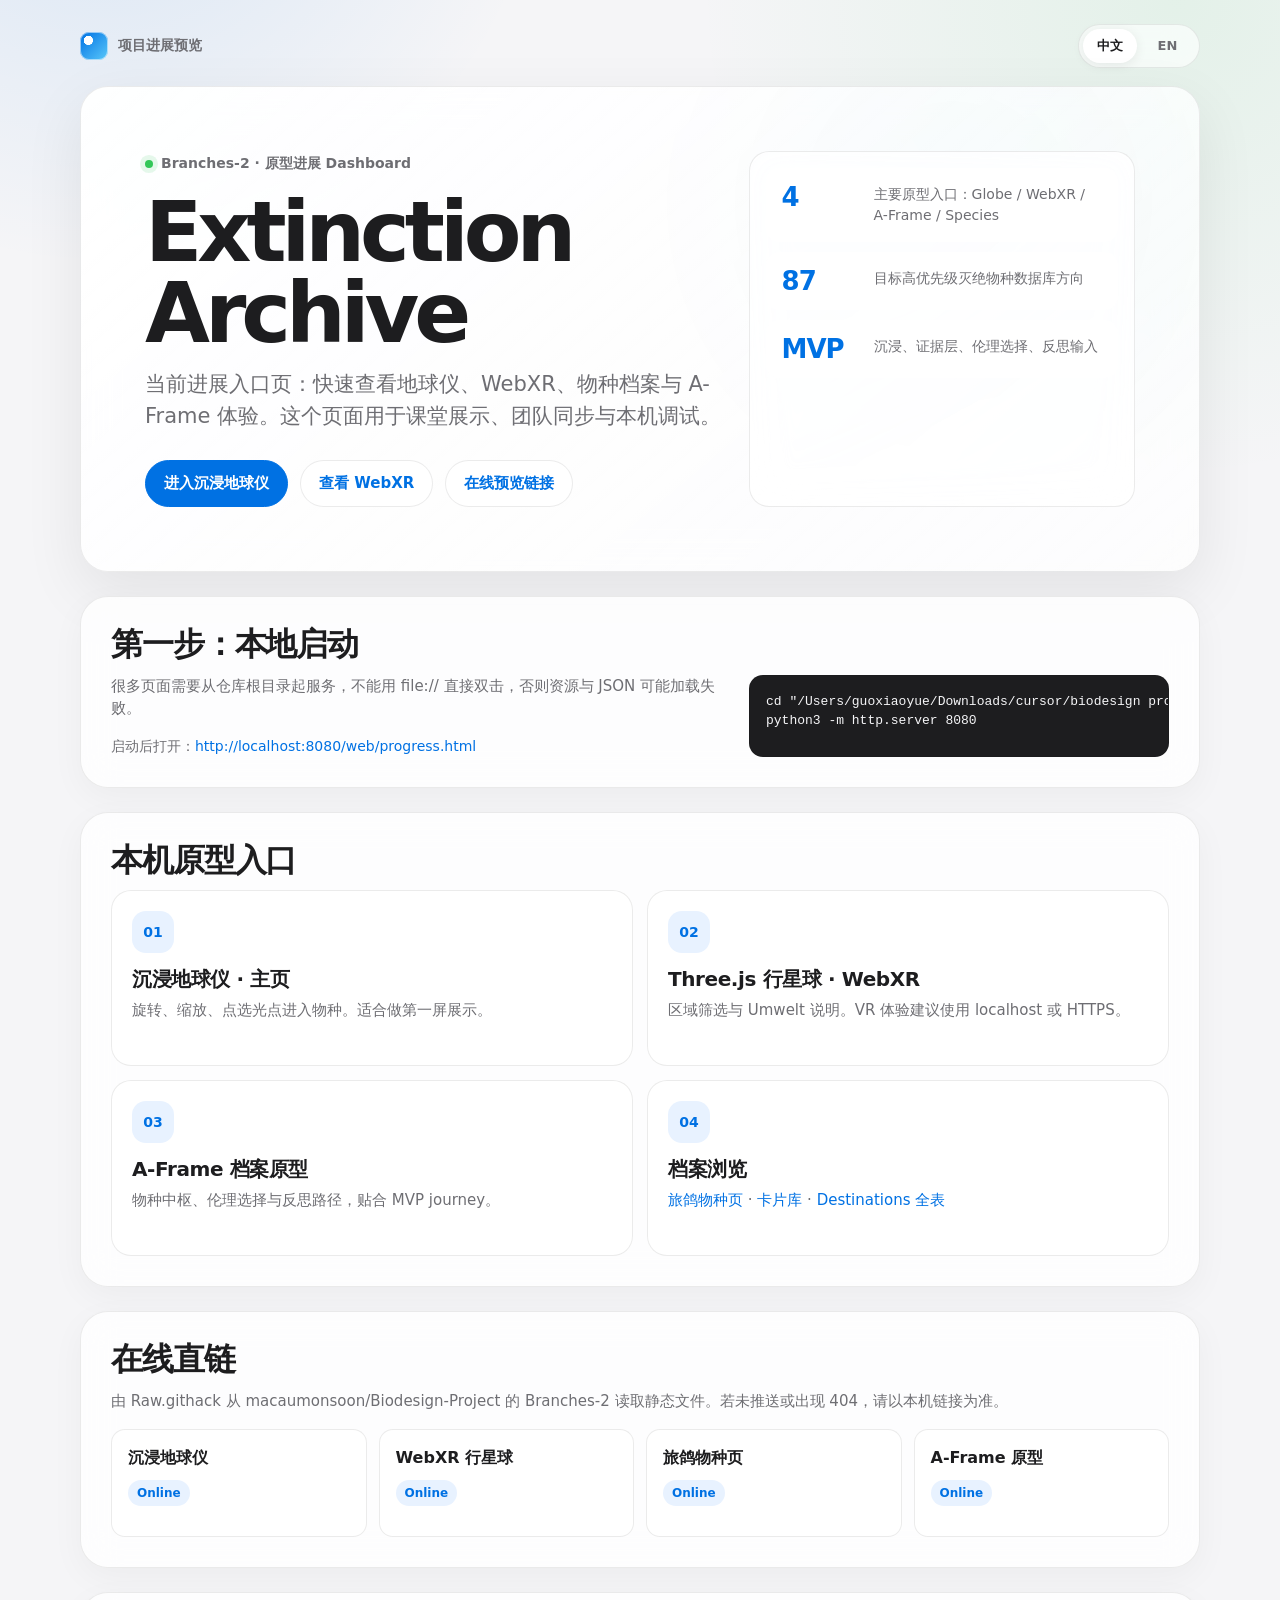
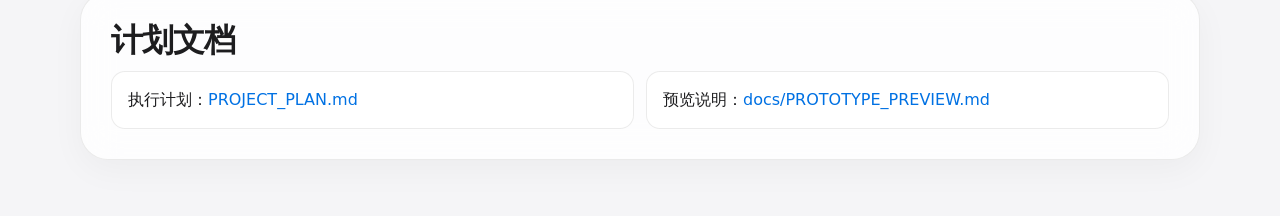
<file: web/progress.html>
<!DOCTYPE html>
<html lang="zh-Hans">
<head>
  <meta charset="utf-8" />
  <meta name="viewport" content="width=device-width, initial-scale=1" />
  <title>Extinction Archive — Progress Preview</title>
  <style>
    :root {
      color-scheme: light;
      --bg: #f5f5f7;
      --surface: rgba(255, 255, 255, 0.82);
      --surface-strong: #ffffff;
      --text: #1d1d1f;
      --muted: #6e6e73;
      --quiet: #86868b;
      --accent: #0071e3;
      --accent-soft: #e8f2ff;
      --green-soft: #edf8f2;
      --border: rgba(0, 0, 0, 0.08);
      --shadow: 0 20px 60px rgba(0, 0, 0, 0.08);
      --radius-xl: 28px;
      --radius-lg: 20px;
      --radius-md: 14px;
    }
    * { box-sizing: border-box; }
    html { scroll-behavior: smooth; }
    body {
      margin: 0;
      min-height: 100vh;
      font-family: -apple-system, BlinkMacSystemFont, "SF Pro Text", "Segoe UI", system-ui, sans-serif;
      background:
        radial-gradient(circle at 8% -10%, rgba(0, 113, 227, 0.12), transparent 28rem),
        radial-gradient(circle at 92% 0%, rgba(52, 199, 89, 0.09), transparent 30rem),
        var(--bg);
      color: var(--text);
      line-height: 1.5;
      -webkit-font-smoothing: antialiased;
    }
    a {
      color: var(--accent);
      text-decoration: none;
    }
    a:hover { text-decoration: underline; }
    .wrap {
      width: min(1120px, calc(100% - 32px));
      margin: 0 auto;
      padding: 24px 0 56px;
    }
    .topbar {
      display: flex;
      align-items: center;
      justify-content: space-between;
      gap: 16px;
      margin-bottom: 18px;
    }
    .brand {
      display: inline-flex;
      align-items: center;
      gap: 10px;
      color: var(--muted);
      font-size: 14px;
      font-weight: 600;
    }
    .mark {
      width: 28px;
      height: 28px;
      border-radius: 9px;
      background:
        radial-gradient(circle at 30% 30%, #ffffff 0 16%, transparent 17%),
        linear-gradient(135deg, #0071e3, #5ac8fa);
      box-shadow: inset 0 0 0 1px rgba(255, 255, 255, 0.55);
    }
    .lang-switch {
      display: inline-grid;
      grid-template-columns: 1fr 1fr;
      gap: 4px;
      padding: 4px;
      border: 1px solid var(--border);
      border-radius: 999px;
      background: rgba(255, 255, 255, 0.68);
      backdrop-filter: saturate(180%) blur(16px);
    }
    .lang-switch button {
      min-width: 54px;
      border: 0;
      border-radius: 999px;
      padding: 7px 10px;
      color: var(--muted);
      background: transparent;
      font: inherit;
      font-size: 13px;
      font-weight: 650;
      cursor: pointer;
    }
    .lang-switch button[aria-pressed="true"] {
      color: var(--text);
      background: var(--surface-strong);
      box-shadow: 0 2px 12px rgba(0, 0, 0, 0.08);
    }
    .hero {
      display: grid;
      grid-template-columns: minmax(0, 1.2fr) minmax(280px, 0.8fr);
      gap: 24px;
      align-items: stretch;
      padding: clamp(28px, 5vw, 64px);
      border: 1px solid var(--border);
      border-radius: var(--radius-xl);
      background:
        linear-gradient(140deg, rgba(255, 255, 255, 0.96), rgba(255, 255, 255, 0.74)),
        radial-gradient(circle at 78% 24%, rgba(0, 113, 227, 0.13), transparent 20rem);
      box-shadow: var(--shadow);
      backdrop-filter: saturate(180%) blur(20px);
    }
    .eyebrow {
      display: inline-flex;
      align-items: center;
      gap: 8px;
      margin: 0 0 18px;
      color: var(--muted);
      font-size: 14px;
      font-weight: 650;
    }
    .eyebrow::before {
      content: "";
      width: 8px;
      height: 8px;
      border-radius: 999px;
      background: #34c759;
      box-shadow: 0 0 0 5px rgba(52, 199, 89, 0.12);
    }
    h1 {
      max-width: 760px;
      margin: 0 0 16px;
      font-size: clamp(44px, 7vw, 84px);
      line-height: 0.96;
      letter-spacing: -0.06em;
      font-weight: 760;
    }
    .lead {
      margin: 0;
      max-width: 640px;
      color: var(--muted);
      font-size: clamp(17px, 2vw, 21px);
    }
    .hero-actions {
      display: flex;
      flex-wrap: wrap;
      gap: 12px;
      margin-top: 28px;
    }
    .btn {
      display: inline-flex;
      align-items: center;
      justify-content: center;
      min-height: 44px;
      padding: 11px 18px;
      border: 1px solid var(--border);
      border-radius: 999px;
      color: var(--accent);
      background: var(--surface-strong);
      font-size: 15px;
      font-weight: 650;
      transition: transform 180ms ease, box-shadow 180ms ease, background 180ms ease;
    }
    .btn.primary {
      color: #ffffff;
      background: var(--accent);
      border-color: var(--accent);
    }
    .btn:hover {
      transform: translateY(-2px);
      text-decoration: none;
      box-shadow: 0 10px 24px rgba(0, 113, 227, 0.16);
    }
    .hero-panel {
      border: 1px solid var(--border);
      border-radius: var(--radius-lg);
      background: rgba(255, 255, 255, 0.72);
      padding: 16px;
      backdrop-filter: saturate(180%) blur(18px);
    }
    .stat {
      display: grid;
      grid-template-columns: 78px minmax(0, 1fr);
      gap: 4px 14px;
      align-items: start;
      padding: 16px;
      border-radius: var(--radius-md);
      background: var(--surface-strong);
    }
    .stat + .stat { margin-top: 10px; }
    .stat strong {
      color: var(--accent);
      font-size: 26px;
      line-height: 1;
      letter-spacing: -0.04em;
    }
    .stat span {
      color: var(--muted);
      font-size: 14px;
    }
    .section {
      margin-top: 24px;
      padding: clamp(20px, 3vw, 30px);
      border: 1px solid var(--border);
      border-radius: var(--radius-xl);
      background: var(--surface);
      box-shadow: 0 10px 34px rgba(0, 0, 0, 0.04);
      backdrop-filter: saturate(180%) blur(18px);
    }
    h2 {
      margin: 0 0 12px;
      color: var(--text);
      font-size: clamp(22px, 3vw, 32px);
      line-height: 1.12;
      letter-spacing: -0.035em;
      font-weight: 720;
    }
    .sub {
      color: var(--muted);
      font-size: 15px;
      margin: 0 0 16px;
    }
    .grid {
      display: grid;
      grid-template-columns: repeat(2, minmax(0, 1fr));
      gap: 14px;
    }
    .card {
      display: block;
      min-height: 176px;
      padding: 20px;
      border: 1px solid var(--border);
      border-radius: var(--radius-lg);
      color: inherit;
      background: var(--surface-strong);
      transition: transform 180ms ease, box-shadow 180ms ease, border-color 180ms ease;
    }
    .card:hover, .link-card:hover, .doc-list li:hover {
      transform: translateY(-2px);
      text-decoration: none;
      box-shadow: 0 14px 34px rgba(0, 0, 0, 0.08);
      border-color: rgba(0, 113, 227, 0.24);
    }
    .card strong {
      display: block;
      margin: 14px 0 8px;
      color: var(--text);
      font-size: 20px;
      line-height: 1.2;
      letter-spacing: -0.02em;
    }
    .card p {
      margin: 0;
      color: var(--muted);
      font-size: 15px;
    }
    .icon {
      display: grid;
      place-items: center;
      width: 42px;
      height: 42px;
      border-radius: 14px;
      color: var(--accent);
      background: var(--accent-soft);
      font-size: 14px;
      font-weight: 750;
    }
    code, pre {
      font-family: ui-monospace, "SF Mono", Menlo, Consolas, monospace;
      font-size: 13px;
    }
    pre {
      margin: 0;
      background: #1d1d1f;
      border: 1px solid var(--border);
      border-radius: var(--radius-md);
      padding: 16px;
      overflow-x: auto;
      color: #f5f5f7;
    }
    .tag {
      display: inline-flex;
      align-items: center;
      width: fit-content;
      margin-top: 10px;
      padding: 4px 9px;
      border-radius: 999px;
      color: var(--accent);
      background: var(--accent-soft);
      font-size: 12px;
      font-weight: 650;
    }
    .link-grid {
      display: grid;
      grid-template-columns: repeat(4, minmax(0, 1fr));
      gap: 12px;
    }
    .link-card {
      min-height: 108px;
      padding: 16px;
      border: 1px solid var(--border);
      border-radius: var(--radius-md);
      color: var(--text);
      background: var(--surface-strong);
      font-weight: 650;
      transition: transform 180ms ease, box-shadow 180ms ease, border-color 180ms ease;
    }
    .doc-list {
      display: grid;
      grid-template-columns: repeat(2, minmax(0, 1fr));
      gap: 12px;
      margin: 0;
      padding: 0;
      list-style: none;
    }
    .doc-list li {
      padding: 16px;
      border: 1px solid var(--border);
      border-radius: var(--radius-md);
      background: var(--surface-strong);
      transition: transform 180ms ease, box-shadow 180ms ease, border-color 180ms ease;
    }
    .run-note {
      display: grid;
      grid-template-columns: minmax(0, 1fr) minmax(280px, 420px);
      gap: 16px;
      align-items: stretch;
    }
    .mini {
      color: var(--muted);
      font-size: 14px;
      margin: 10px 0 0;
    }
    [data-i18n] { transition: opacity 120ms ease; }
    @media (prefers-color-scheme: dark) {
      :root {
        color-scheme: dark;
        --bg: #000000;
        --surface: rgba(29, 29, 31, 0.78);
        --surface-strong: #1d1d1f;
        --text: #f5f5f7;
        --muted: #a1a1a6;
        --quiet: #86868b;
        --accent: #2997ff;
        --accent-soft: rgba(41, 151, 255, 0.16);
        --green-soft: rgba(52, 199, 89, 0.16);
        --border: rgba(255, 255, 255, 0.12);
        --shadow: 0 22px 70px rgba(0, 0, 0, 0.32);
      }
      body {
        background:
          radial-gradient(circle at 8% -10%, rgba(41, 151, 255, 0.18), transparent 28rem),
          radial-gradient(circle at 92% 0%, rgba(52, 199, 89, 0.12), transparent 30rem),
          var(--bg);
      }
      .hero {
        background:
          linear-gradient(140deg, rgba(29, 29, 31, 0.94), rgba(29, 29, 31, 0.72)),
          radial-gradient(circle at 78% 24%, rgba(41, 151, 255, 0.2), transparent 20rem);
      }
      .lang-switch { background: rgba(29, 29, 31, 0.72); }
      .lang-switch button[aria-pressed="true"] { background: #2c2c2e; }
    }
    @media (max-width: 820px) {
      .hero, .run-note { grid-template-columns: 1fr; }
      .grid, .doc-list, .link-grid { grid-template-columns: 1fr; }
      .topbar { align-items: flex-start; }
      h1 { font-size: clamp(42px, 13vw, 64px); }
    }
    @media (prefers-reduced-motion: reduce) {
      *, *::before, *::after {
        scroll-behavior: auto !important;
        transition: none !important;
      }
    }
  </style>
</head>
<body>
  <div class="wrap">
    <nav class="topbar" aria-label="Page controls">
      <div class="brand">
        <span class="mark" aria-hidden="true"></span>
        <span data-i18n="brand">项目进展预览</span>
      </div>
      <div class="lang-switch" aria-label="Language">
        <button type="button" data-lang="zh" aria-pressed="true">中文</button>
        <button type="button" data-lang="en" aria-pressed="false">EN</button>
      </div>
    </nav>

    <header class="hero">
      <div>
        <p class="eyebrow" data-i18n="eyebrow">Branches-2 · 原型进展 Dashboard</p>
        <h1>Extinction Archive</h1>
        <p class="lead" data-i18n="heroLead">
          当前进展入口页：快速查看地球仪、WebXR、物种档案与 A-Frame 体验。
          这个页面用于课堂展示、团队同步与本机调试。
        </p>
        <div class="hero-actions">
          <a class="btn primary" href="../prototype/index.html" data-i18n="heroPrimary">进入沉浸地球仪</a>
          <a class="btn" href="../prototype/webxr/index.html" data-i18n="heroWebxr">查看 WebXR</a>
          <a class="btn" href="#online" data-i18n="heroOnline">在线预览链接</a>
        </div>
      </div>
      <aside class="hero-panel" aria-label="Project status">
        <div class="stat">
          <strong>4</strong>
          <span data-i18n="stat1">主要原型入口：Globe / WebXR / A-Frame / Species</span>
        </div>
        <div class="stat">
          <strong>87</strong>
          <span data-i18n="stat2">目标高优先级灭绝物种数据库方向</span>
        </div>
        <div class="stat">
          <strong>MVP</strong>
          <span data-i18n="stat3">沉浸、证据层、伦理选择、反思输入</span>
        </div>
      </aside>
    </header>

    <section class="section">
      <h2 data-i18n="startTitle">第一步：本地启动</h2>
      <div class="run-note">
        <div>
          <p class="sub" data-i18n="startBody">很多页面需要从仓库根目录起服务，不能用 file:// 直接双击，否则资源与 JSON 可能加载失败。</p>
          <p class="mini"><span data-i18n="startOpen">启动后打开：</span><a href="http://localhost:8080/web/progress.html">http://localhost:8080/web/progress.html</a></p>
        </div>
        <pre><code>cd "/Users/guoxiaoyue/Downloads/cursor/biodesign project"
python3 -m http.server 8080</code></pre>
      </div>
    </section>

    <section class="section">
      <h2 data-i18n="localTitle">本机原型入口</h2>
      <div class="grid">
        <a class="card" href="../prototype/index.html">
          <span class="icon">01</span>
          <strong data-i18n="card1Title">沉浸地球仪 · 主页</strong>
          <p data-i18n="card1Body">旋转、缩放、点选光点进入物种。适合做第一屏展示。</p>
        </a>
        <a class="card" href="../prototype/webxr/index.html">
          <span class="icon">02</span>
          <strong data-i18n="card2Title">Three.js 行星球 · WebXR</strong>
          <p data-i18n="card2Body">区域筛选与 Umwelt 说明。VR 体验建议使用 localhost 或 HTTPS。</p>
        </a>
        <a class="card" href="extinction-archive/index.html">
          <span class="icon">03</span>
          <strong data-i18n="card3Title">A-Frame 档案原型</strong>
          <p data-i18n="card3Body">物种中枢、伦理选择与反思路径，贴合 MVP journey。</p>
        </a>
        <div class="card">
          <span class="icon">04</span>
          <strong data-i18n="card4Title">档案浏览</strong>
          <p>
            <a href="../prototype/species.html?slug=ectopistes-migratorius" data-i18n="speciesLink">旅鸽物种页</a> ·
            <a href="../prototype/archive.html" data-i18n="archiveLink">卡片库</a> ·
            <a href="../prototype/webxr/destinations.html" data-i18n="destLink">Destinations 全表</a>
          </p>
        </div>
      </div>
    </section>

    <section class="section" id="online">
      <h2 data-i18n="onlineTitle">在线直链</h2>
      <p class="sub" data-i18n="onlineBody">由 Raw.githack 从 macaumonsoon/Biodesign-Project 的 Branches-2 读取静态文件。若未推送或出现 404，请以本机链接为准。</p>
      <div class="link-grid">
        <a class="link-card" href="https://raw.githack.com/macaumonsoon/Biodesign-Project/Branches-2/prototype/index.html" target="_blank" rel="noopener"><span data-i18n="online1">沉浸地球仪</span><br><span class="tag">Online</span></a>
        <a class="link-card" href="https://raw.githack.com/macaumonsoon/Biodesign-Project/Branches-2/prototype/webxr/index.html" target="_blank" rel="noopener"><span data-i18n="online2">WebXR 行星球</span><br><span class="tag">Online</span></a>
        <a class="link-card" href="https://raw.githack.com/macaumonsoon/Biodesign-Project/Branches-2/prototype/species.html?slug=ectopistes-migratorius" target="_blank" rel="noopener"><span data-i18n="online3">旅鸽物种页</span><br><span class="tag">Online</span></a>
        <a class="link-card" href="https://raw.githack.com/macaumonsoon/Biodesign-Project/Branches-2/web/extinction-archive/index.html" target="_blank" rel="noopener"><span data-i18n="online4">A-Frame 原型</span><br><span class="tag">Online</span></a>
      </div>
    </section>

    <section class="section">
      <h2 data-i18n="docsTitle">计划文档</h2>
      <ul class="doc-list">
        <li><span data-i18n="doc1">执行计划：</span><a href="../PROJECT_PLAN.md">PROJECT_PLAN.md</a></li>
        <li><span data-i18n="doc2">预览说明：</span><a href="../docs/PROTOTYPE_PREVIEW.md">docs/PROTOTYPE_PREVIEW.md</a></li>
      </ul>
    </section>
  </div>
  <script>
    const copy = {
      zh: {
        title: "Extinction Archive — 项目进展预览",
        brand: "项目进展预览",
        eyebrow: "Branches-2 · 原型进展 Dashboard",
        heroLead: "当前进展入口页：快速查看地球仪、WebXR、物种档案与 A-Frame 体验。这个页面用于课堂展示、团队同步与本机调试。",
        heroPrimary: "进入沉浸地球仪",
        heroWebxr: "查看 WebXR",
        heroOnline: "在线预览链接",
        stat1: "主要原型入口：Globe / WebXR / A-Frame / Species",
        stat2: "目标高优先级灭绝物种数据库方向",
        stat3: "沉浸、证据层、伦理选择、反思输入",
        startTitle: "第一步：本地启动",
        startBody: "很多页面需要从仓库根目录起服务，不能用 file:// 直接双击，否则资源与 JSON 可能加载失败。",
        startOpen: "启动后打开：",
        localTitle: "本机原型入口",
        card1Title: "沉浸地球仪 · 主页",
        card1Body: "旋转、缩放、点选光点进入物种。适合做第一屏展示。",
        card2Title: "Three.js 行星球 · WebXR",
        card2Body: "区域筛选与 Umwelt 说明。VR 体验建议使用 localhost 或 HTTPS。",
        card3Title: "A-Frame 档案原型",
        card3Body: "物种中枢、伦理选择与反思路径，贴合 MVP journey。",
        card4Title: "档案浏览",
        speciesLink: "旅鸽物种页",
        archiveLink: "卡片库",
        destLink: "Destinations 全表",
        onlineTitle: "在线直链",
        onlineBody: "由 Raw.githack 从 macaumonsoon/Biodesign-Project 的 Branches-2 读取静态文件。若未推送或出现 404，请以本机链接为准。",
        online1: "沉浸地球仪",
        online2: "WebXR 行星球",
        online3: "旅鸽物种页",
        online4: "A-Frame 原型",
        docsTitle: "计划文档",
        doc1: "执行计划：",
        doc2: "预览说明："
      },
      en: {
        title: "Extinction Archive — Progress Preview",
        brand: "Progress Preview",
        eyebrow: "Branches-2 · Prototype Dashboard",
        heroLead: "A concise entry point for reviewing the current globe, WebXR, species dossier, and A-Frame prototypes. Designed for critiques, team syncs, and local testing.",
        heroPrimary: "Open Immersive Globe",
        heroWebxr: "View WebXR",
        heroOnline: "Online Preview Links",
        stat1: "Primary prototype entries: Globe / WebXR / A-Frame / Species",
        stat2: "Target direction for the high-priority extinct species database",
        stat3: "Immersion, evidence layers, ethics fork, and reflection input",
        startTitle: "Step 1: Run Locally",
        startBody: "Serve the site from the repository root. Opening files directly with file:// may prevent JSON and assets from loading.",
        startOpen: "Then open: ",
        localTitle: "Local Prototype Entrances",
        card1Title: "Immersive Globe · Home",
        card1Body: "Rotate, zoom, and select glowing points to enter species dossiers. Best as the first-screen demo.",
        card2Title: "Three.js Planet · WebXR",
        card2Body: "Regional filters and Umwelt notes. VR works best on localhost or HTTPS.",
        card3Title: "A-Frame Archive Prototype",
        card3Body: "Species hub, ethics choice, and reflection flow aligned with the MVP journey.",
        card4Title: "Archive Browsing",
        speciesLink: "Passenger pigeon page",
        archiveLink: "Card archive",
        destLink: "Destinations table",
        onlineTitle: "Online Links",
        onlineBody: "Raw.githack serves static files from macaumonsoon/Biodesign-Project on Branches-2. If a link is not pushed or returns 404, use the local links above.",
        online1: "Immersive globe",
        online2: "WebXR planet",
        online3: "Passenger pigeon page",
        online4: "A-Frame prototype",
        docsTitle: "Planning Docs",
        doc1: "Project plan: ",
        doc2: "Preview notes: "
      }
    };

    function setLanguage(lang) {
      const selected = copy[lang] ? lang : "zh";
      document.documentElement.lang = selected === "zh" ? "zh-Hans" : "en";
      document.title = copy[selected].title;
      document.querySelectorAll("[data-i18n]").forEach((node) => {
        const key = node.dataset.i18n;
        if (copy[selected][key]) node.textContent = copy[selected][key];
      });
      document.querySelectorAll("[data-lang]").forEach((button) => {
        button.setAttribute("aria-pressed", String(button.dataset.lang === selected));
      });
      localStorage.setItem("progress-lang", selected);
    }

    document.querySelectorAll("[data-lang]").forEach((button) => {
      button.addEventListener("click", () => setLanguage(button.dataset.lang));
    });

    setLanguage(localStorage.getItem("progress-lang") || "zh");
  </script>
</body>
</html>
</file>
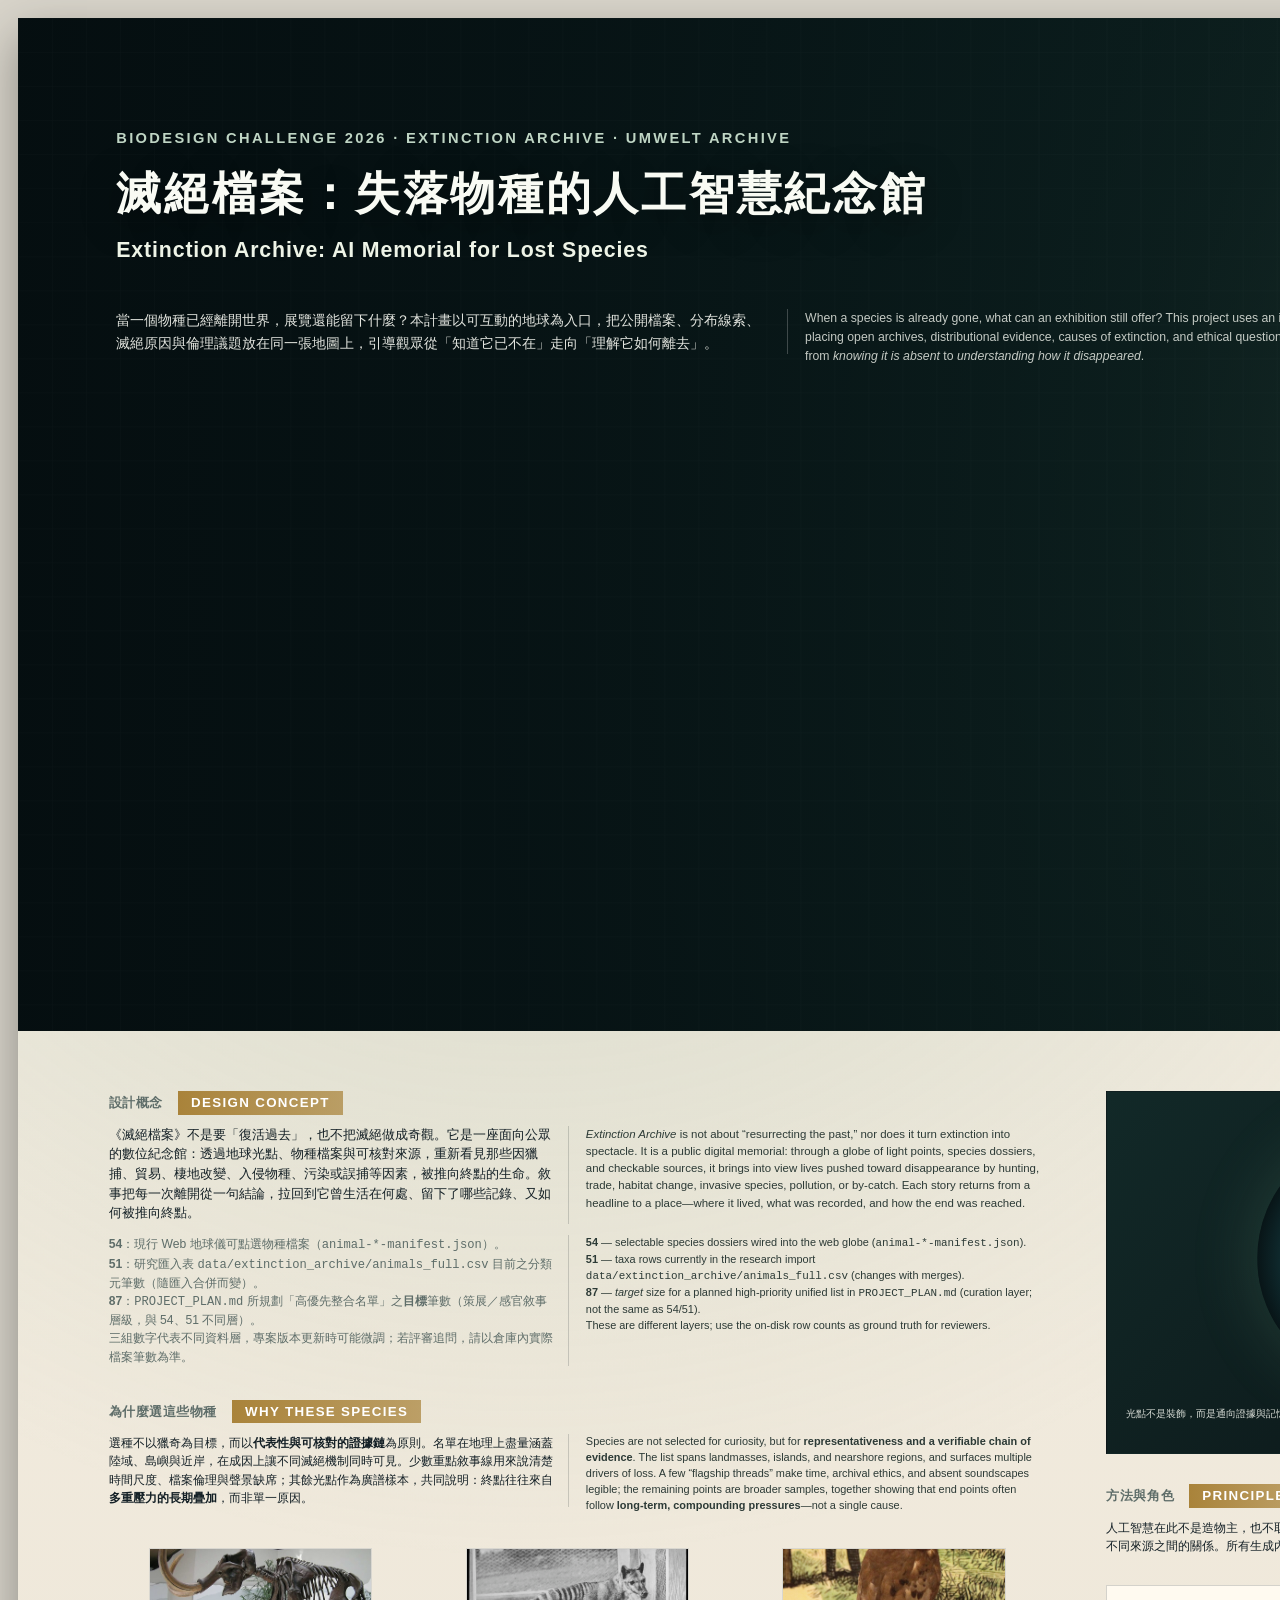
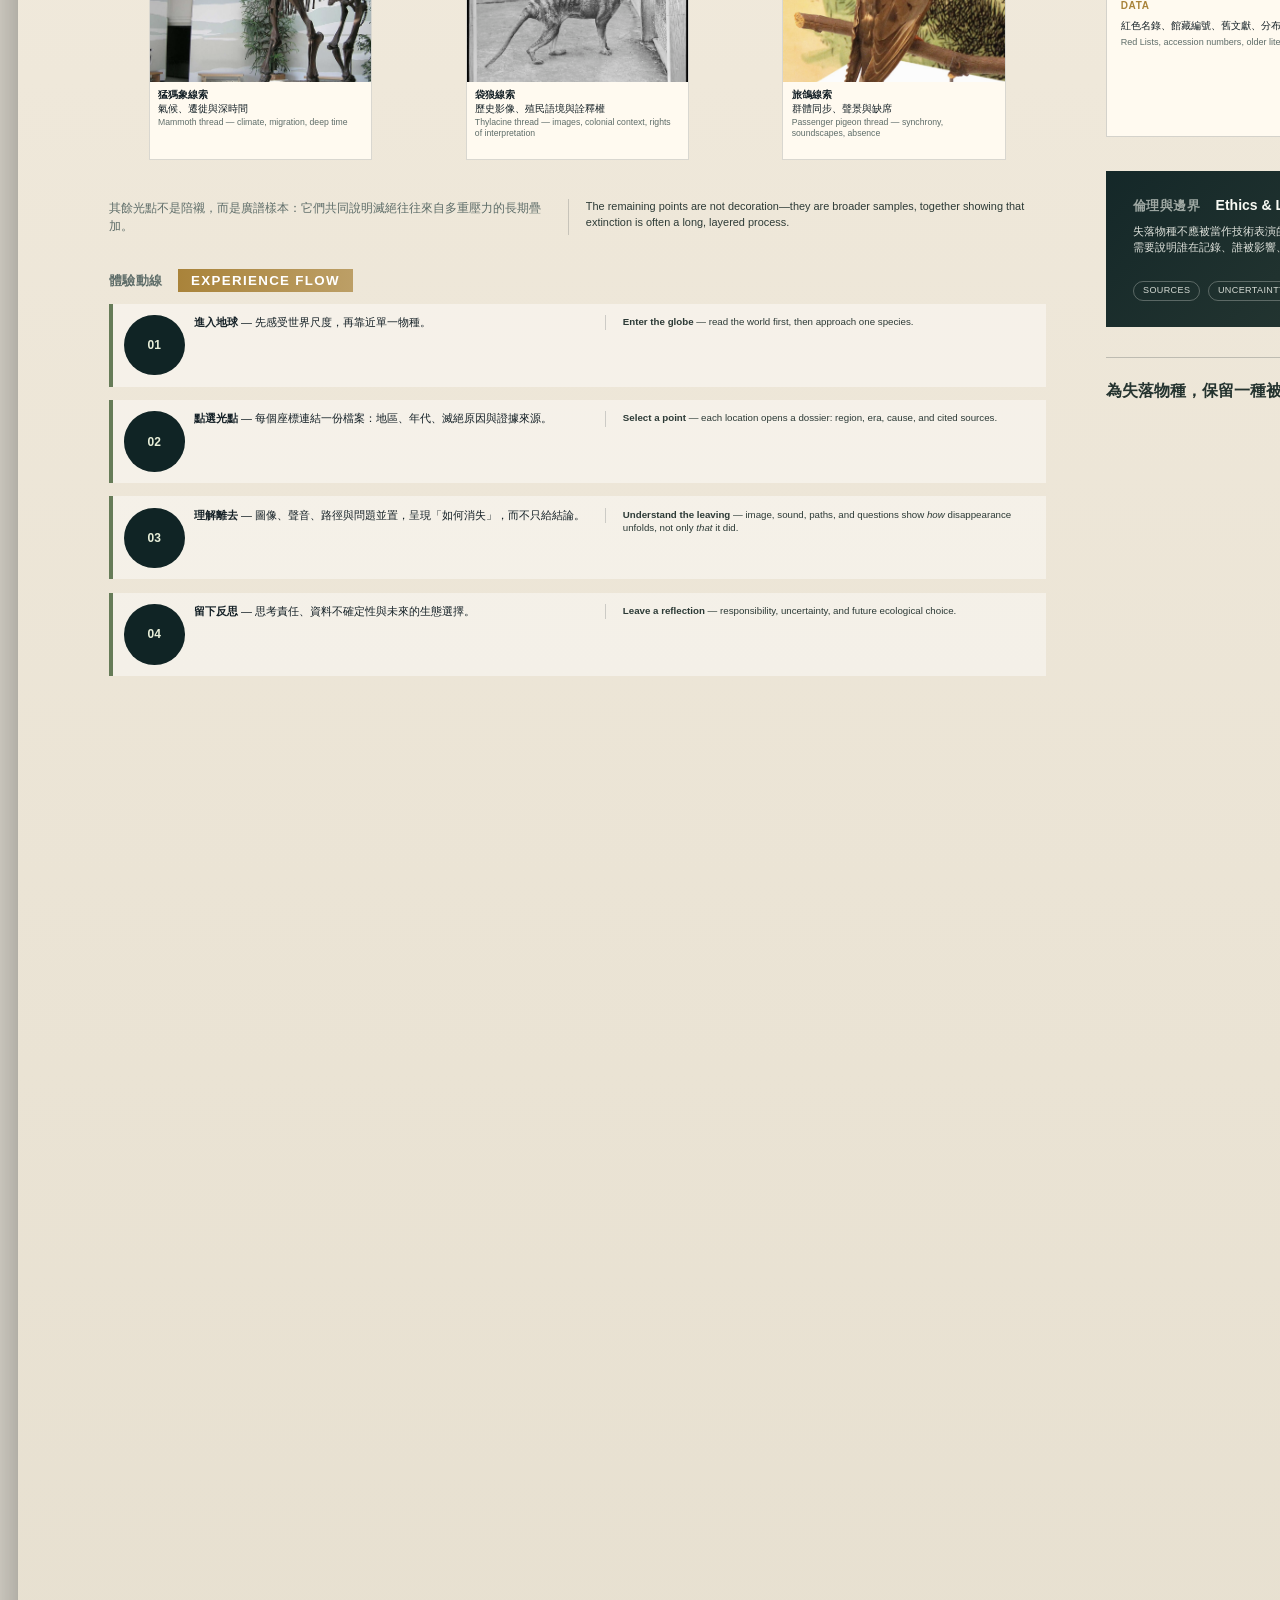
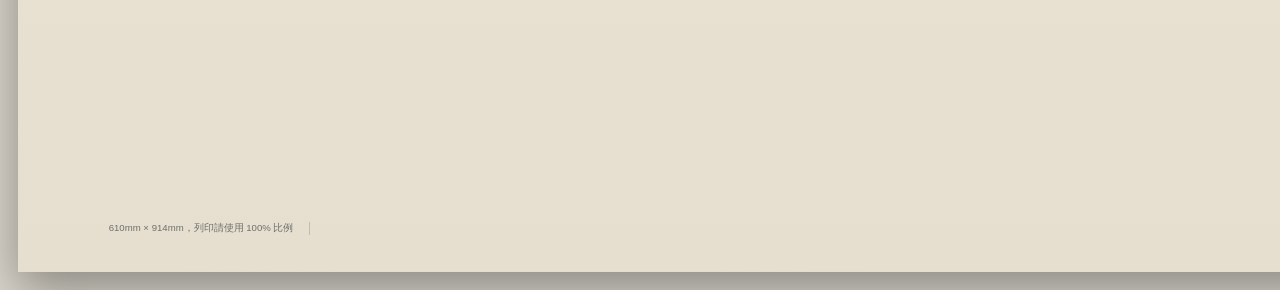
<file: 04_deliverables/exhibition_board/extinction_archive_board_610x914.html>
<!doctype html>
<html lang="zh-Hant">
<head>
  <meta charset="utf-8" />
  <meta name="viewport" content="width=device-width, initial-scale=1" />
  <title>滅絕檔案展板 610mm × 914mm · 中英對照</title>
  <style>
    @page {
      size: 610mm 914mm;
      margin: 0;
    }

    :root {
      --ink: #142026;
      --paper: #f4f1e8;
      --muted: #5e6d69;
      --deep: #071214;
      --deep2: #102425;
      --moss: #667c58;
      --gold: #a9833a;
      --line: rgba(20, 32, 38, 0.18);
      --white: #f9fbf4;
      --font-zh: "PingFang TC", "PingFang SC", "Microsoft JhengHei", "Noto Sans CJK TC", sans-serif;
      --font-en: "Avenir Next", "Inter", "Segoe UI", sans-serif;
    }

    * {
      box-sizing: border-box;
    }

    html,
    body {
      margin: 0;
      min-height: 100%;
      background: #d8d4ca;
      color: var(--ink);
      font-family: var(--font-zh);
    }

    body {
      display: grid;
      place-items: start center;
      padding: 18px;
    }

    .board {
      position: relative;
      width: 610mm;
      height: 914mm;
      overflow: hidden;
      background:
        radial-gradient(circle at 22% 12%, rgba(122, 153, 121, 0.28), transparent 32%),
        linear-gradient(180deg, #f7f3ea 0%, #efe8da 48%, #e6dfcf 100%);
      box-shadow: 0 18px 45px rgba(0, 0, 0, 0.35);
    }

    .hero {
      position: relative;
      height: 268mm;
      padding: 30mm 26mm 16mm;
      color: var(--white);
      background:
        linear-gradient(90deg, rgba(5, 14, 16, 0.95) 0%, rgba(8, 24, 25, 0.82) 46%, rgba(8, 26, 26, 0.22) 100%),
        radial-gradient(circle at 78% 45%, rgba(111, 155, 131, 0.45), rgba(14, 45, 42, 0.35) 35%, rgba(7, 18, 20, 0.9) 73%),
        linear-gradient(135deg, #102627, #283b2e 58%, #111b18);
    }

    .hero::after {
      content: "";
      position: absolute;
      inset: 0;
      background:
        linear-gradient(rgba(255,255,255,0.03) 1px, transparent 1px),
        linear-gradient(90deg, rgba(255,255,255,0.03) 1px, transparent 1px);
      background-size: 9mm 9mm;
      opacity: 0.26;
      mix-blend-mode: screen;
    }

    .globe {
      position: absolute;
      right: 23mm;
      top: 26mm;
      width: 210mm;
      height: 210mm;
      border-radius: 50%;
      background:
        radial-gradient(circle at 40% 34%, rgba(209, 228, 208, 0.25), transparent 18%),
        radial-gradient(circle at 52% 54%, rgba(126, 195, 171, 0.22), transparent 36%),
        radial-gradient(circle at 50% 50%, rgba(15, 45, 48, 0.98), rgba(4, 12, 13, 0.98) 69%, rgba(4, 12, 13, 0) 72%);
      box-shadow:
        inset -18mm -10mm 34mm rgba(0, 0, 0, 0.55),
        0 0 34mm rgba(121, 190, 161, 0.18);
      opacity: 0.92;
    }

    .orbit {
      position: absolute;
      inset: 20mm;
      border: 0.45mm solid rgba(231, 236, 218, 0.16);
      border-radius: 50%;
      transform: rotate(-17deg) scaleX(1.16);
    }

    .dot {
      position: absolute;
      width: 3.4mm;
      height: 3.4mm;
      border-radius: 50%;
      background: #d7e9bf;
      box-shadow: 0 0 5mm rgba(215, 233, 191, 0.85);
    }

    .dot:nth-child(2) { left: 61%; top: 21%; }
    .dot:nth-child(3) { left: 38%; top: 47%; width: 2.5mm; height: 2.5mm; }
    .dot:nth-child(4) { left: 66%; top: 58%; width: 2.7mm; height: 2.7mm; }
    .dot:nth-child(5) { left: 49%; top: 73%; width: 2.2mm; height: 2.2mm; }
    .dot:nth-child(6) { left: 28%; top: 31%; width: 2.2mm; height: 2.2mm; }
    .dot:nth-child(7) { left: 76%; top: 39%; width: 2.1mm; height: 2.1mm; }

    .hero-copy {
      position: relative;
      z-index: 2;
      max-width: 360mm;
    }

    .kicker {
      margin: 0 0 6mm;
      color: #bfd5c4;
      font: 700 11pt/1 var(--font-en);
      letter-spacing: 0.16em;
      text-transform: uppercase;
    }

    h1 {
      margin: 0;
      font-size: 34pt;
      font-weight: 760;
      letter-spacing: 0.06em;
      line-height: 1.1;
      text-shadow: 0 2mm 10mm rgba(0, 0, 0, 0.45);
    }

    .en-title {
      margin: 5mm 0 0;
      font: 600 16pt/1.25 var(--font-en);
      letter-spacing: 0.04em;
      color: #eef4e7;
    }

    .hero-note {
      margin: 12mm 0 0;
    }

    .bipair {
      display: grid;
      grid-template-columns: 1fr 1fr;
      gap: 0 4.5mm;
      align-items: start;
    }

    .bipair .col-zh,
    .bipair .col-en {
      margin: 0;
    }

    .bipair .col-zh {
      padding-right: 4mm;
      border-right: 0.28mm solid var(--line);
    }

    .bipair .col-en {
      font-family: var(--font-en);
      color: #2c3a36;
    }

    .hero .bipair .col-zh {
      border-color: rgba(255, 255, 255, 0.22);
      color: rgba(249, 251, 244, 0.9);
      font-size: 10.5pt;
      line-height: 1.6;
    }

    .hero .bipair .col-en {
      color: rgba(249, 251, 244, 0.78);
      font-size: 9.2pt;
      line-height: 1.52;
    }

    .section-head {
      display: flex;
      flex-wrap: wrap;
      align-items: baseline;
      gap: 2mm 4mm;
      margin: 0 0 3mm;
    }

    .section-title-zh {
      font-size: 9.5pt;
      font-weight: 700;
      letter-spacing: 0.04em;
      color: var(--muted);
    }

    .team {
      position: absolute;
      right: 24mm;
      bottom: 10mm;
      z-index: 2;
      max-width: 212mm;
      text-align: right;
    }

    .team .team-bipair {
      text-align: start;
    }

    .team .team-bipair .col-zh {
      border-color: rgba(255, 255, 255, 0.2);
      color: rgba(249, 251, 244, 0.88);
      font-size: 6.6pt;
      line-height: 1.4;
    }

    .team .team-bipair .col-en {
      color: rgba(249, 251, 244, 0.78);
      font-size: 6.3pt;
      line-height: 1.38;
    }

    .team .team-label {
      display: block;
      margin: 0 0 0.6mm;
      font-size: 6.1pt;
      font-weight: 700;
      letter-spacing: 0.06em;
      text-transform: uppercase;
      color: rgba(201, 214, 202, 0.85);
    }

    .team .team-bipair .col-zh,
    .team .team-bipair p.col-zh {
      margin: 0;
    }

    .team .team-bipair .col-en,
    .team .team-bipair p.col-en {
      margin: 0;
    }

    .content {
      position: relative;
      display: grid;
      grid-template-columns: 248mm 1fr;
      gap: 16mm;
      padding: 16mm 24mm 20mm;
    }

    .section-title {
      display: inline-block;
      margin: 0;
      padding: 1.3mm 3.5mm;
      background: linear-gradient(90deg, var(--gold), rgba(169, 131, 58, 0.72));
      color: white;
      font: 800 10pt/1 var(--font-en);
      letter-spacing: 0.1em;
      text-transform: uppercase;
    }

    .panel {
      margin: 0 0 9mm;
    }

    .panel .bipair .col-zh {
      font-size: 9.1pt;
      line-height: 1.5;
    }

    .panel .bipair .col-en {
      font-size: 8.2pt;
      line-height: 1.45;
    }

    .panel .lead .col-zh {
      font-size: 9.5pt;
      line-height: 1.55;
    }

    .panel .lead .col-en {
      font-size: 8.6pt;
      line-height: 1.5;
    }

    .muted {
      color: var(--muted);
    }

    .dataset-note {
      margin-top: 3mm;
    }

    .dataset-note .col-zh {
      font-size: 8.2pt;
      line-height: 1.4;
    }

    .dataset-note .col-en {
      font-size: 7.4pt;
      line-height: 1.36;
    }

    .image-grid {
      display: grid;
      grid-template-columns: repeat(3, 1fr);
      gap: 3.5mm;
      margin: 5mm 0 6mm;
    }

    .species-card {
      min-height: 56mm;
      overflow: hidden;
      border: 0.35mm solid rgba(20, 32, 38, 0.16);
      background: #fffaf0;
    }

    .species-card img {
      display: block;
      width: 100%;
      height: 35mm;
      object-fit: cover;
      filter: saturate(0.82) contrast(0.98);
    }

    .species-card .cap {
      padding: 2mm 2.2mm 2.3mm;
    }

    .species-card .cap-zh {
      font-size: 7.2pt;
      line-height: 1.2;
    }

    .species-card .cap-zh strong {
      display: block;
      font-size: 7.5pt;
      margin-bottom: 0.4mm;
    }

    .species-card .cap-en {
      margin-top: 0.8mm;
      font-family: var(--font-en);
      font-size: 6.5pt;
      line-height: 1.2;
      color: var(--muted);
    }

    .flow {
      display: grid;
      grid-template-columns: 1fr;
      gap: 3.5mm;
      margin-top: 3mm;
    }

    .step {
      display: grid;
      grid-template-columns: 16mm 1fr;
      gap: 2.5mm;
      align-items: start;
      padding: 3mm;
      border-left: 1.2mm solid var(--moss);
      background: rgba(255, 255, 255, 0.42);
    }

    .step .bipair .col-zh {
      font-size: 8.2pt;
      line-height: 1.4;
    }

    .step .bipair .col-en {
      font-size: 7.3pt;
      line-height: 1.35;
    }

    .num {
      display: grid;
      place-items: center;
      width: 16mm;
      height: 16mm;
      border-radius: 50%;
      background: var(--deep2);
      color: #e8efd9;
      font: 800 9pt/1 var(--font-en);
    }

    .right-top {
      display: grid;
      grid-template-columns: 1fr 1fr;
      gap: 6mm;
      margin-bottom: 8mm;
    }

    .visual-box {
      position: relative;
      min-height: 96mm;
      overflow: hidden;
      background:
        radial-gradient(circle at 50% 45%, rgba(147, 196, 163, 0.54), transparent 24%),
        linear-gradient(135deg, #122928, #0b1416);
      color: white;
      border: 0.35mm solid rgba(20, 32, 38, 0.15);
    }

    .visual-box .mini-globe {
      position: absolute;
      left: 50%;
      top: 46%;
      width: 66mm;
      height: 66mm;
      transform: translate(-50%, -50%);
      border-radius: 50%;
      background:
        radial-gradient(circle at 35% 30%, rgba(227, 238, 205, 0.32), transparent 18%),
        radial-gradient(circle, #285b54 0%, #102d31 55%, #050b0d 77%);
      box-shadow: 0 0 18mm rgba(135, 204, 163, 0.18);
    }

    .visual-box .label {
      position: absolute;
      left: 5mm;
      bottom: 5mm;
      right: 5mm;
    }

    .visual-box .bipair .col-zh {
      border-color: rgba(255, 255, 255, 0.18);
      color: rgba(249, 251, 244, 0.86);
      font-size: 7.5pt;
      line-height: 1.4;
    }

    .visual-box .bipair .col-en {
      color: rgba(249, 251, 244, 0.7);
      font-size: 7.2pt;
      line-height: 1.4;
    }

    .thin-card {
      padding: 6mm;
      min-height: 96mm;
      border-top: 1.2mm solid var(--gold);
      background: rgba(255, 255, 255, 0.52);
    }

    .thin-card h3 {
      margin: 0 0 2mm;
      font: 800 10.5pt/1.2 var(--font-en);
    }

    .tag-row {
      display: flex;
      flex-wrap: wrap;
      gap: 2mm;
      margin-top: 4mm;
    }

    .tag {
      padding: 1.1mm 2.4mm;
      border: 0.3mm solid rgba(20, 32, 38, 0.22);
      border-radius: 999px;
      color: var(--muted);
      font: 6.8pt/1 var(--font-en);
      letter-spacing: 0.04em;
      text-transform: uppercase;
    }

    .diagram {
      display: grid;
      grid-template-columns: repeat(3, 1fr);
      gap: 3.5mm;
      margin-top: 5mm;
    }

    .diag-cell {
      min-height: 40mm;
      padding: 3.5mm;
      background: #fffaf0;
      border: 0.35mm solid var(--line);
    }

    .diag-cell strong {
      display: block;
      margin-bottom: 2mm;
      color: var(--gold);
      font: 800 7.5pt/1.2 var(--font-en);
      letter-spacing: 0.07em;
      text-transform: uppercase;
    }

    .diag-cell .dz {
      margin: 0;
      font-size: 7.6pt;
      line-height: 1.35;
    }

    .diag-cell .de {
      margin: 1.2mm 0 0;
      font-family: var(--font-en);
      font-size: 6.8pt;
      line-height: 1.3;
      color: var(--muted);
    }

    .ethics {
      margin-top: 8mm;
      padding: 7mm;
      background: linear-gradient(135deg, rgba(16, 36, 37, 0.98), rgba(64, 78, 61, 0.94));
      color: var(--white);
    }

    .ethics h3 {
      margin: 0 0 3mm;
      font: 800 10.5pt/1.2 var(--font-en);
    }

    .ethics .bipair .col-zh {
      border-color: rgba(255, 255, 255, 0.2);
      color: rgba(249, 251, 244, 0.88);
      font-size: 8.4pt;
      line-height: 1.5;
    }

    .ethics .bipair .col-en {
      color: rgba(249, 251, 244, 0.75);
      font-size: 7.5pt;
      line-height: 1.45;
    }

    .ethics .tag {
      color: rgba(249, 251, 244, 0.84);
      border-color: rgba(249, 251, 244, 0.28);
    }

    .quote {
      margin-top: 8mm;
      padding: 6mm 0 0;
      border-top: 0.35mm solid rgba(20, 32, 38, 0.22);
      font-weight: 650;
      color: #24332f;
    }

    .quote .bipair .col-zh {
      font-size: 12pt;
      line-height: 1.5;
    }

    .quote .bipair .col-en {
      font-size: 10.2pt;
      line-height: 1.45;
    }

    .footer-strip {
      position: absolute;
      left: 24mm;
      right: 24mm;
      bottom: 10mm;
      color: rgba(20, 32, 38, 0.58);
      font: 7.2pt/1.3 var(--font-en);
    }

    .footer-inner {
      display: flex;
      justify-content: space-between;
      align-items: end;
      gap: 4mm;
    }

    @media print {
      body {
        padding: 0;
        background: white;
      }

      .board {
        box-shadow: none;
      }
    }
  </style>
</head>
<body>
  <article class="board" aria-label="滅絕檔案展板 中英對照">
    <header class="hero">
      <div class="globe" aria-hidden="true">
        <div class="orbit"></div>
        <span class="dot"></span>
        <span class="dot"></span>
        <span class="dot"></span>
        <span class="dot"></span>
        <span class="dot"></span>
        <span class="dot"></span>
      </div>
      <div class="hero-copy">
        <p class="kicker">Biodesign Challenge 2026 · Extinction Archive · Umwelt Archive</p>
        <h1>滅絕檔案：失落物種的人工智慧紀念館</h1>
        <p class="en-title">Extinction Archive: AI Memorial for Lost Species</p>
        <div class="hero-note bipair" role="text">
          <p class="col-zh" lang="zh-Hant">
            當一個物種已經離開世界，展覽還能留下什麼？本計畫以可互動的地球為入口，把公開檔案、分布線索、滅絕原因與倫理議題放在同一張地圖上，引導觀眾從「知道它已不在」走向「理解它如何離去」。
          </p>
          <p class="col-en" lang="en">
            When a species is already gone, what can an exhibition still offer? This project uses an interactive globe as a public entry, placing open archives, distributional evidence, causes of extinction, and ethical questions on one map—moving visitors from <em>knowing it is absent</em> to <em>understanding how it disappeared</em>.
          </p>
        </div>
      </div>
      <div class="team">
        <div class="bipair team-bipair" role="text">
          <p class="col-zh" lang="zh-Hant">
            <span class="team-label">團隊成員</span>
            郭曉悅（GUO XIAO YUE），MC569254：技術、WebXR、生成環境與認識論介面。<br />
            刘佳群（LIU JIA QUN），MC569293：體驗與敘事、倫理、檔案策展。<br />
            指導教師：Atticus SIMS<br />
            澳門大學
          </p>
          <p class="col-en" lang="en">
            <span class="team-label">Team members</span>
            GUO XIAO YUE (MC569254) — technology, WebXR, generative environments, epistemic UI.<br />
            LIU JIA QUN (MC569293) — experience &amp; narrative, ethics, dossier curation.<br />
            Mentor · Atticus SIMS<br />
            Macau University
          </p>
        </div>
      </div>
    </header>

    <main class="content">
      <section>
        <div class="panel">
          <div class="section-head">
            <span class="section-title-zh" lang="zh-Hant">設計概念</span>
            <span class="section-title" lang="en">Design Concept</span>
          </div>
          <div class="bipair lead" role="text">
            <p class="col-zh" lang="zh-Hant">
              《滅絕檔案》不是要「復活過去」，也不把滅絕做成奇觀。它是一座面向公眾的數位紀念館：透過地球光點、物種檔案與可核對來源，重新看見那些因獵捕、貿易、棲地改變、入侵物種、污染或誤捕等因素，被推向終點的生命。敘事把每一次離開從一句結論，拉回到它曾生活在何處、留下了哪些記錄、又如何被推向終點。
            </p>
            <p class="col-en" lang="en">
              <em>Extinction Archive</em> is not about “resurrecting the past,” nor does it turn extinction into spectacle. It is a public digital memorial: through a globe of light points, species dossiers, and checkable sources, it brings into view lives pushed toward disappearance by hunting, trade, habitat change, invasive species, pollution, or by-catch. Each story returns from a headline to a place—where it lived, what was recorded, and how the end was reached.
            </p>
          </div>
          <div class="bipair muted dataset-note" role="note">
            <p class="col-zh" lang="zh-Hant">
              <strong>54</strong>：現行 Web 地球儀可點選物種檔案（<code>animal-*-manifest.json</code>）。<br />
              <strong>51</strong>：研究匯入表 <code>data/extinction_archive/animals_full.csv</code> 目前之分類元筆數（隨匯入合併而變）。<br />
              <strong>87</strong>：<code>PROJECT_PLAN.md</code> 所規劃「高優先整合名單」之<strong>目標</strong>筆數（策展／感官敘事層級，與 54、51 不同層）。<br />
              三組數字代表不同資料層，專案版本更新時可能微調；若評審追問，請以倉庫內實際檔案筆數為準。
            </p>
            <p class="col-en" lang="en">
              <strong>54</strong> — selectable species dossiers wired into the web globe (<code>animal-*-manifest.json</code>).<br />
              <strong>51</strong> — taxa rows currently in the research import <code>data/extinction_archive/animals_full.csv</code> (changes with merges).<br />
              <strong>87</strong> — <em>target</em> size for a planned high-priority unified list in <code>PROJECT_PLAN.md</code> (curation layer; not the same as 54/51).<br />
              These are different layers; use the on-disk row counts as ground truth for reviewers.
            </p>
          </div>
        </div>

        <div class="panel">
          <div class="section-head">
            <span class="section-title-zh" lang="zh-Hant">為什麼選這些物種</span>
            <span class="section-title" lang="en">Why These Species</span>
          </div>
          <div class="bipair" role="text">
            <p class="col-zh" lang="zh-Hant">
              選種不以獵奇為目標，而以<strong>代表性與可核對的證據鏈</strong>為原則。名單在地理上盡量涵蓋陸域、島嶼與近岸，在成因上讓不同滅絕機制同時可見。少數重點敘事線用來說清楚時間尺度、檔案倫理與聲景缺席；其餘光點作為廣譜樣本，共同說明：終點往往來自<strong>多重壓力的長期疊加</strong>，而非單一原因。
            </p>
            <p class="col-en" lang="en">
              Species are not selected for curiosity, but for <strong>representativeness and a verifiable chain of evidence</strong>. The list spans landmasses, islands, and nearshore regions, and surfaces multiple drivers of loss. A few “flagship threads” make time, archival ethics, and absent soundscapes legible; the remaining points are broader samples, together showing that end points often follow <strong>long-term, compounding pressures</strong>—not a single cause.
            </p>
          </div>
          <div class="image-grid" aria-label="代表物種圖示">
            <figure class="species-card">
              <img src="../../prototype/webxr/assets/animal-sources/mammuthus-primigenius-Siegsdorfer-Mammut.jpg" alt="猛犸象化石圖" />
              <figcaption class="cap">
                <div class="cap-zh" lang="zh-Hant"><strong>猛獁象線索</strong>氣候、遷徙與深時間</div>
                <div class="cap-en" lang="en">Mammoth thread — climate, migration, deep time</div>
              </figcaption>
            </figure>
            <figure class="species-card">
              <img src="../../prototype/webxr/assets/animal-sources/thylacine-Thylacine-at-Beaumaris-Zoo-1936-NS4371-1-1063-.jpg" alt="袋狼歷史影像" />
              <figcaption class="cap">
                <div class="cap-zh" lang="zh-Hant"><strong>袋狼線索</strong>歷史影像、殖民語境與詮釋權</div>
                <div class="cap-en" lang="en">Thylacine thread — images, colonial context, rights of interpretation</div>
              </figcaption>
            </figure>
            <figure class="species-card">
              <img src="../../prototype/webxr/assets/animal-sources/passenger-pigeon-Martha-the-last-Passenger-Pigeon.-Natural-History-Museum-June-2015.-Digital-photo-cropped-and-brightened.jpg" alt="旅鴿標本" />
              <figcaption class="cap">
                <div class="cap-zh" lang="zh-Hant"><strong>旅鴿線索</strong>群體同步、聲景與缺席</div>
                <div class="cap-en" lang="en">Passenger pigeon thread — synchrony, soundscapes, absence</div>
              </figcaption>
            </figure>
          </div>
          <div class="bipair muted" role="text">
            <p class="col-zh" lang="zh-Hant">其餘光點不是陪襯，而是廣譜樣本：它們共同說明滅絕往往來自多重壓力的長期疊加。</p>
            <p class="col-en" lang="en">The remaining points are not decoration—they are broader samples, together showing that extinction is often a long, layered process.</p>
          </div>
        </div>

        <div class="panel">
          <div class="section-head">
            <span class="section-title-zh" lang="zh-Hant">體驗動線</span>
            <span class="section-title" lang="en">Experience Flow</span>
          </div>
          <div class="flow">
            <div class="step">
              <span class="num">01</span>
              <div class="bipair" role="text">
                <p class="col-zh" lang="zh-Hant"><strong>進入地球</strong> — 先感受世界尺度，再靠近單一物種。</p>
                <p class="col-en" lang="en"><strong>Enter the globe</strong> — read the world first, then approach one species.</p>
              </div>
            </div>
            <div class="step">
              <span class="num">02</span>
              <div class="bipair" role="text">
                <p class="col-zh" lang="zh-Hant"><strong>點選光點</strong> — 每個座標連結一份檔案：地區、年代、滅絕原因與證據來源。</p>
                <p class="col-en" lang="en"><strong>Select a point</strong> — each location opens a dossier: region, era, cause, and cited sources.</p>
              </div>
            </div>
            <div class="step">
              <span class="num">03</span>
              <div class="bipair" role="text">
                <p class="col-zh" lang="zh-Hant"><strong>理解離去</strong> — 圖像、聲音、路徑與問題並置，呈現「如何消失」，而不只給結論。</p>
                <p class="col-en" lang="en"><strong>Understand the leaving</strong> — image, sound, paths, and questions show <em>how</em> disappearance unfolds, not only <em>that</em> it did.</p>
              </div>
            </div>
            <div class="step">
              <span class="num">04</span>
              <div class="bipair" role="text">
                <p class="col-zh" lang="zh-Hant"><strong>留下反思</strong> — 思考責任、資料不確定性與未來的生態選擇。</p>
                <p class="col-en" lang="en"><strong>Leave a reflection</strong> — responsibility, uncertainty, and future ecological choice.</p>
              </div>
            </div>
          </div>
        </div>
      </section>

      <section>
        <div class="right-top">
          <div class="visual-box" aria-label="互動地球示意">
            <div class="mini-globe"></div>
            <div class="label bipair" role="text">
              <p class="col-zh" lang="zh-Hant">光點不是裝飾，而是通向證據與記憶的入口。</p>
              <p class="col-en" lang="en">Points of light are not decoration—they are entries into evidence and memory.</p>
            </div>
          </div>
          <div class="thin-card">
            <div class="section-head" style="margin-bottom:2mm">
              <span class="section-title-zh" lang="zh-Hant">設計想法</span>
              <h3 lang="en" style="margin:0">Design Ideas</h3>
            </div>
            <div class="bipair" role="text">
              <p class="col-zh" lang="zh-Hant">
                視覺上以深色地球、低飽和自然色與檔案紙色為主，降低科技炫耀的語氣。資訊層級從「世界」到「個體」，讓人先感受失去的尺度，再進入可核對的細節。
              </p>
              <p class="col-en" lang="en">
                A dark globe, low-saturation natural tones, and archive paper hues avoid tech triumphalism. The hierarchy moves from the world to the individual: scale of loss first, checkable detail second.
              </p>
            </div>
            <div class="tag-row" lang="en" aria-label="關鍵詞">
              <span class="tag">Globe</span>
              <span class="tag">Archive</span>
              <span class="tag">Memory</span>
              <span class="tag">Responsibility</span>
            </div>
          </div>
        </div>

        <div class="panel">
          <div class="section-head">
            <span class="section-title-zh" lang="zh-Hant">方法與角色</span>
            <span class="section-title" lang="en">Principle</span>
          </div>
          <div class="bipair" role="text">
            <p class="col-zh" lang="zh-Hant">
              人工智慧在此不是造物主，也不取代證據；它更像謹慎的編目員：整理材料、連結圖像與聲音、提示不同來源之間的關係。所有生成內容都應標明來源、保留不確定性，並避免把想像誤述為事實。
            </p>
            <p class="col-en" lang="en">
              AI is neither creator nor substitute for evidence. It acts as a careful cataloger—organizing materials, connecting image and sound, and surfacing relationships between sources. Generated outputs must name sources, preserve uncertainty, and never present imagination as fact.
            </p>
          </div>
          <div class="diagram" role="list" aria-label="三層架構">
            <div class="diag-cell" lang="zh-Hant">
              <strong lang="en">Data</strong>
              <p class="dz">紅色名錄、館藏編號、舊文獻、分布紀錄、開放檔案。</p>
              <p class="de" lang="en">Red Lists, accession numbers, older literature, distributional records, open archives.</p>
            </div>
            <div class="diag-cell" lang="zh-Hant">
              <strong lang="en">Interface</strong>
              <p class="dz">地球光點、物種卡片、時間與原因標籤、重點案例。</p>
              <p class="de" lang="en">Globe points, species cards, time and cause tags, focal cases.</p>
            </div>
            <div class="diag-cell" lang="zh-Hant">
              <strong lang="en">Reflection</strong>
              <p class="dz">來源、責任、不確定性、殖民語境與詮釋權。</p>
              <p class="de" lang="en">Sources, responsibility, uncertainty, colonial context, rights of interpretation.</p>
            </div>
          </div>
        </div>

        <div class="ethics">
          <div class="section-head" style="margin-bottom:2mm">
            <span class="section-title-zh" style="color: rgba(249, 251, 244, 0.6)" lang="zh-Hant">倫理與邊界</span>
            <h3 lang="en" style="margin:0; color: var(--white)">Ethics &amp; Limits</h3>
          </div>
          <div class="bipair" role="text">
            <p class="col-zh" lang="zh-Hant">
              失落物種不應被當作技術表演的素材。涉及殖民歷史、原住民知識、標本採集與「去滅絕」討論時，敘述需要說明誰在記錄、誰被影響、誰有權參與詮釋。紀念不是占有，而是讓責任與證據同時被看見。
            </p>
            <p class="col-en" lang="en">
              Lost species must not be reduced to a tech spectacle. When colonial history, Indigenous knowledge, specimen collection, and de-extinction enter the frame, the narrative should state who records, who is affected, and who may interpret. Memorial practice is not possession—it is making responsibility and evidence visible together.
            </p>
          </div>
          <div class="tag-row" lang="en" aria-label="倫理關鍵詞">
            <span class="tag">Sources</span>
            <span class="tag">Uncertainty</span>
            <span class="tag">Indigenous context</span>
            <span class="tag">De-extinction debate</span>
          </div>
        </div>

        <div class="quote bipair" role="text">
          <p class="col-zh" lang="zh-Hant">為失落物種，保留一種被理解的方式。</p>
          <p class="col-en" lang="en">For lost species, a way of being understood.</p>
        </div>
      </section>
    </main>

    <footer class="footer-strip">
      <div class="footer-inner bipair">
        <p class="col-zh" lang="zh-Hant" style="margin:0; font-family: var(--font-zh)">610mm × 914mm，列印請使用 100% 比例</p>
        <p class="col-en" lang="en" style="margin:0; text-align:right; text-transform: uppercase">Project · macaumonsoon.github.io/Biodesign-Project/</p>
      </div>
    </footer>
  </article>
</body>
</html>
</file>
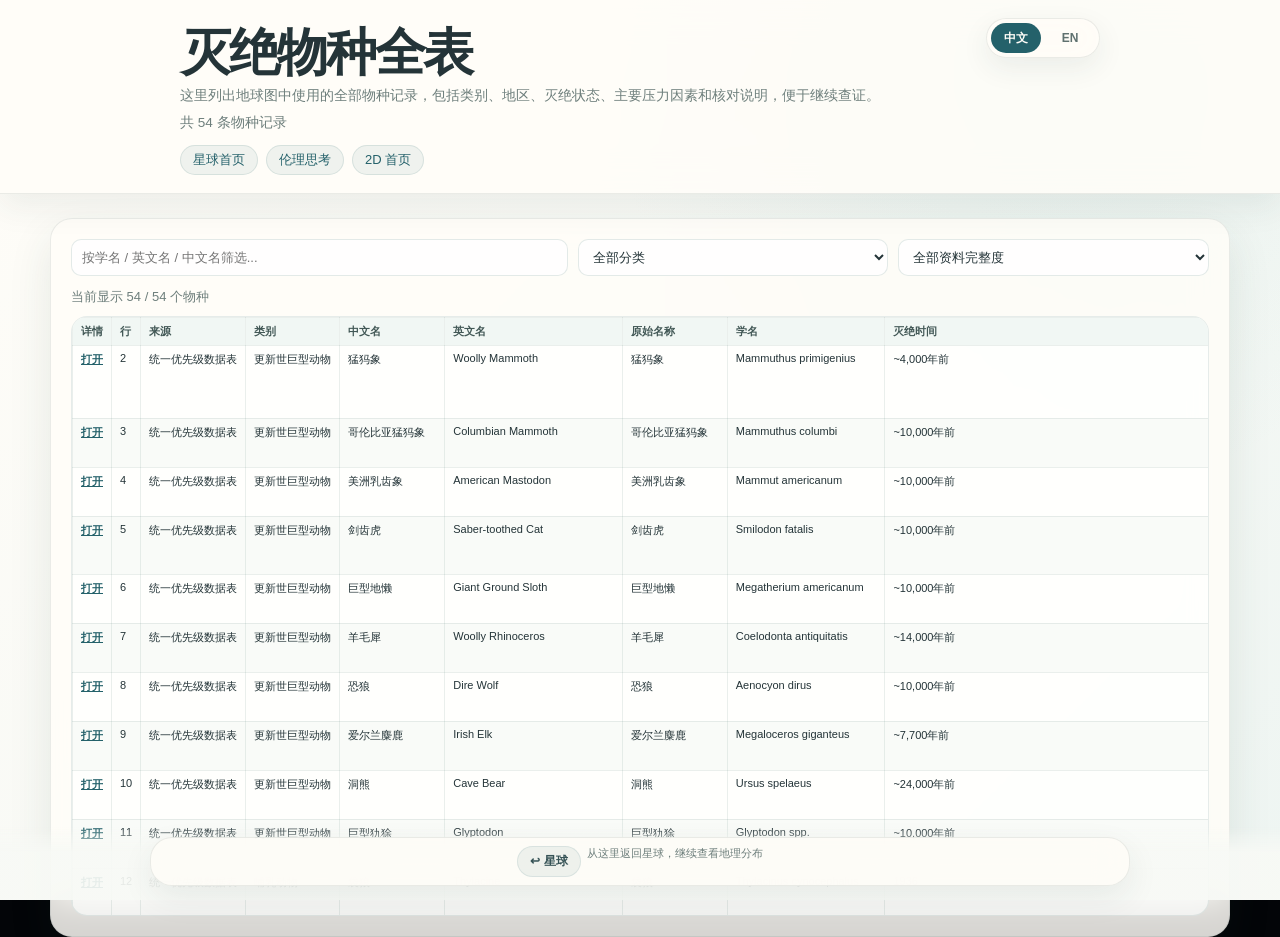
<file: prototype/webxr/destinations.html>
<!doctype html>
<html lang="zh-Hans">
<head>
  <meta charset="utf-8" />
  <meta name="viewport" content="width=device-width,initial-scale=1" />
  <title>灭绝物种全表 · 灭绝档案</title>
  <link rel="stylesheet" href="./css/xr-ui.css?v=site-lang-unified-v2-20260503" />
  <script type="importmap">
  {
    "imports": {
      "three": "https://cdn.jsdelivr.net/npm/three@0.170.0/build/three.module.js",
      "three/addons/": "https://cdn.jsdelivr.net/npm/three@0.170.0/examples/jsm/"
    }
  }
  </script>
</head>
<body class="xr-page xr-page--destinations">
  <header class="xr-page-header">
    <section class="xr-lang-switch xr-page-lang" aria-label="Language">
      <button type="button" data-d-lang="zh" aria-pressed="true">中文</button>
      <button type="button" data-d-lang="en" aria-pressed="false">EN</button>
    </section>
    <h1 data-d-i18n="title">灭绝物种全表</h1>
    <p data-d-i18n="lead">
      这里列出地球图中使用的全部物种记录，包括类别、地区、灭绝状态、主要压力因素和核对说明，便于继续查证。
    </p>
    <p id="xr-dest-meta" class="xr-muted" style="margin-top:6px;"></p>
    <nav class="xr-nav">
      <a href="./index.html" data-d-i18n="planet">星球首页</a>
      <a href="./ethics.html" data-d-i18n="ethics">伦理思考</a>
      <a href="../index.html" data-d-i18n="classic">2D 首页</a>
    </nav>
  </header>

  <main class="xr-panel">
    <div class="xr-filters">
      <input id="xr-d-search" type="search" placeholder="按学名 / 英文名 / 中文名筛选…" />
      <select id="xr-d-cat">
        <option value="" data-d-i18n="allCat">全部分类</option>
      </select>
      <select id="xr-d-avail">
        <option value="" data-d-i18n="allData">全部资料完整度</option>
        <option value="High" data-d-i18n="high">高</option>
        <option value="Medium" data-d-i18n="medium">中</option>
        <option value="Low" data-d-i18n="low">低</option>
      </select>
    </div>
    <p id="xr-d-count" style="margin:0 0 10px;font-size:13px;color:#a8b8cc;"></p>
    <div class="xr-table-wrap">
      <table class="xr-table" id="xr-dest-table">
        <thead><tr></tr></thead>
        <tbody id="xr-dest-body"></tbody>
      </table>
    </div>
  </main>

  <footer class="xr-bottom-dock-static">
    <div class="xr-dock">
      <div class="xr-row">
        <a class="xr-pill" href="./index.html" style="text-decoration:none;" data-d-i18n="back">↩ 星球</a>
        <span class="xr-muted" style="font-size:11px;" data-d-i18n="dockHint">参考视频原型：底部工具条式导航</span>
      </div>
    </div>
  </footer>

  <script type="module">
    import { initDestinations } from "./js/xr-destinations.js?v=site-lang-unified-v2-20260503";
    window.DEST_COPY = {
      zh: {
        pageTitle: "灭绝物种全表 · 灭绝档案",
        title: "灭绝物种全表",
        lead: "这里列出地球图中使用的全部物种记录，包括类别、地区、灭绝状态、主要压力因素和核对说明，便于继续查证。",
        planet: "星球首页",
        ethics: "伦理思考",
        classic: "2D 首页",
        allCat: "全部分类",
        allData: "全部资料完整度",
        high: "高",
        medium: "中",
        low: "低",
        back: "↩ 星球",
        dockHint: "从这里返回星球，继续查看地理分布",
        search: "按学名 / 英文名 / 中文名筛选..."
      },
      en: {
        pageTitle: "Destinations · Extinct Species Table",
        title: "Destinations · Dataset Table",
        lead: "This table maps the planetary view to coordinates and species dossiers, making the dataset and uncertainty notes easy to inspect.",
        planet: "Planet Home",
        ethics: "Ethics Interface",
        classic: "Classic Prototype",
        allCat: "All Categories",
        allData: "All Availability",
        high: "High",
        medium: "Medium",
        low: "Low",
        back: "↩ Planet",
        dockHint: "Reference prototype: bottom toolbar navigation",
        search: "Search by scientific / English / Chinese name..."
      }
    };
    window.setDestLanguage = function setDestLanguage(lang) {
      const selected = lang === "en" ? "en" : "zh";
      localStorage.setItem("ea-lang", selected);
      localStorage.setItem("xr-lang", selected);
      localStorage.setItem("prototype-lang", selected);
      localStorage.setItem("ethics-lang", selected);
      const copy = window.DEST_COPY[selected];
      document.documentElement.lang = selected === "zh" ? "zh-Hans" : "en";
      document.title = copy.pageTitle;
      document.querySelectorAll("[data-d-i18n]").forEach(node => {
        const key = node.dataset.dI18n;
        if (copy[key]) node.textContent = copy[key];
      });
      const search = document.getElementById("xr-d-search");
      if (search) search.placeholder = copy.search;
      document.querySelectorAll("[data-d-lang]").forEach(button => {
        button.setAttribute("aria-pressed", String(button.dataset.dLang === selected));
      });
      window.dispatchEvent(new CustomEvent("dest:languagechange", { detail: { lang: selected } }));
    };
    document.querySelectorAll("[data-d-lang]").forEach(button => {
      button.addEventListener("click", () => window.setDestLanguage(button.dataset.dLang));
    });
    window.setDestLanguage(localStorage.getItem("ea-lang") || "zh");
    initDestinations().catch(console.error);
  </script>
</body>
</html>
</file>
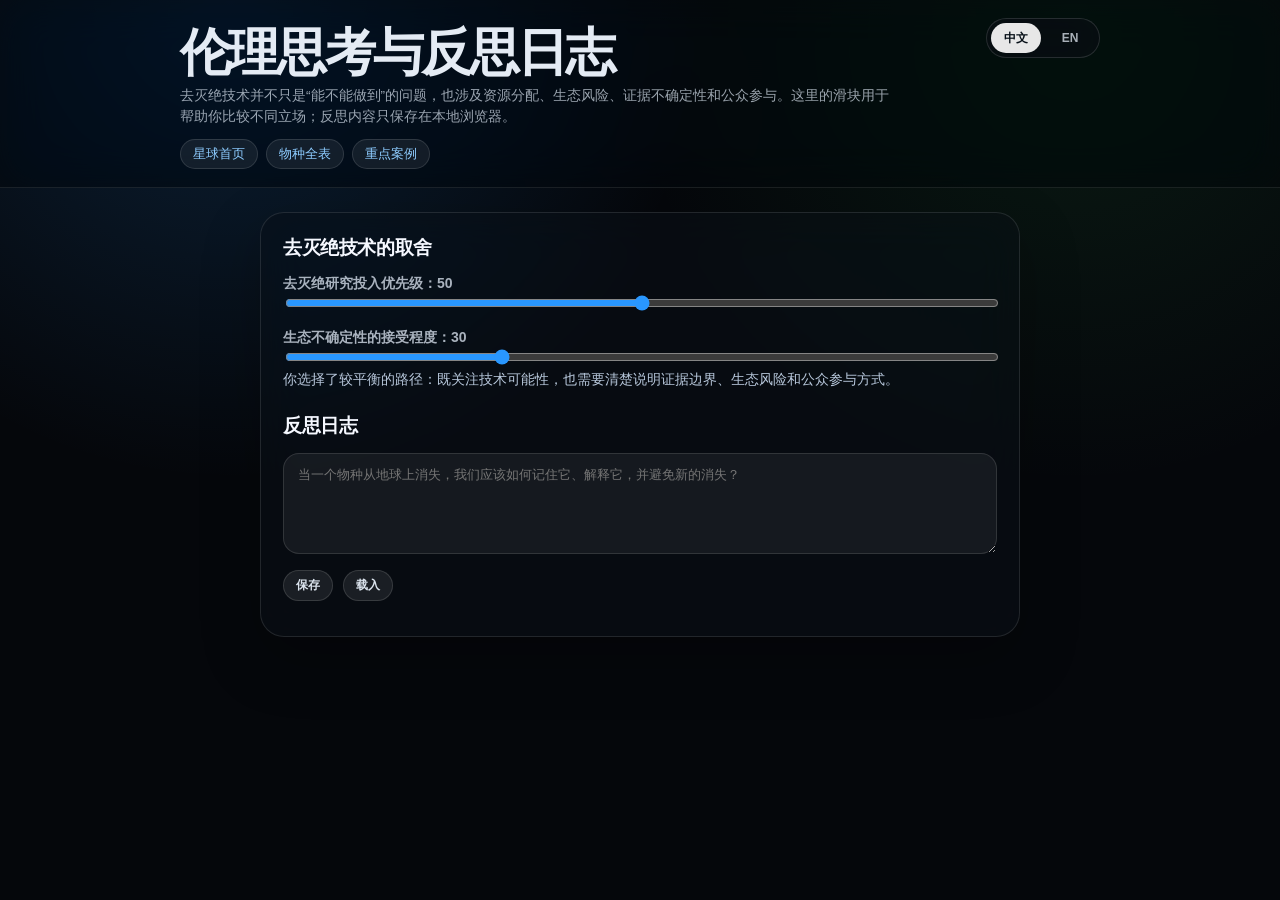
<file: prototype/webxr/ethics.html>
<!doctype html>
<html lang="zh-Hans">
<head>
  <meta charset="utf-8" />
  <meta name="viewport" content="width=device-width,initial-scale=1" />
  <title>伦理思考 · 灭绝档案</title>
  <link rel="stylesheet" href="./css/xr-ui.css?v=site-lang-unified-v2-20260503" />
</head>
<body class="xr-page">
  <header class="xr-page-header">
    <section class="xr-lang-switch xr-page-lang" aria-label="Language">
      <button type="button" data-ethics-lang="zh" aria-pressed="true">中文</button>
      <button type="button" data-ethics-lang="en" aria-pressed="false">EN</button>
    </section>
    <h1 data-ethics-i18n="title">伦理思考与反思日志</h1>
    <p data-ethics-i18n="lead">去灭绝技术并不只是“能不能做到”的问题，也涉及资源分配、生态风险、证据不确定性和公众参与。这里的滑块用于帮助你比较不同立场；反思内容只保存在本地浏览器。</p>
    <nav class="xr-nav">
      <a href="./index.html" data-ethics-i18n="navPlanet">星球首页</a>
      <a href="./destinations.html" data-ethics-i18n="navDestinations">物种全表</a>
      <a href="../hero.html" data-ethics-i18n="navHero">重点案例</a>
    </nav>
  </header>

  <main class="xr-panel" style="max-width:760px;">
    <section class="xr-block">
      <h3 data-ethics-i18n="tradeTitle">去灭绝技术的取舍</h3>
      <label class="xr-field-label"><span data-ethics-i18n="budgetLabel">去灭绝研究投入优先级：</span><span id="budget-value">50</span></label>
      <input class="xr-range" type="range" id="budget" min="0" max="100" value="50" />
      <label class="xr-field-label"><span data-ethics-i18n="riskLabel">生态不确定性的接受程度：</span><span id="risk-value">30</span></label>
      <input class="xr-range" type="range" id="risk" min="0" max="100" value="30" />
      <p id="ethics-output" class="xr-lead"></p>
    </section>

    <section class="xr-block">
      <h3 data-ethics-i18n="reflectionTitle">反思日志</h3>
      <textarea id="reflection-input" class="xr-textarea" rows="5" placeholder="当一个物种从地球上消失，我们应该如何记住它、解释它，并避免新的消失？"></textarea>
      <div class="xr-button-row">
        <button type="button" id="save-reflection" class="xr-pill" data-ethics-i18n="save">保存</button>
        <button type="button" id="load-reflection" class="xr-pill" data-ethics-i18n="load">载入</button>
      </div>
      <p id="reflection-status" class="xr-muted" style="margin-top:8px;"></p>
    </section>
  </main>

  <script type="module">
    import { initEthicsPage } from "./js/xr-ethics.js?v=site-lang-unified-v2-20260503";
    window.ETHICS_COPY = {
      zh: {
        title: "伦理思考与反思日志",
        pageTitle: "伦理思考 · 灭绝档案",
        lead: "去灭绝技术并不只是“能不能做到”的问题，也涉及资源分配、生态风险、证据不确定性和公众参与。这里的滑块用于帮助你比较不同立场；反思内容只保存在本地浏览器。",
        navPlanet: "星球首页",
        navDestinations: "物种全表",
        navHero: "重点案例",
        tradeTitle: "去灭绝技术的取舍",
        reflectionTitle: "反思日志",
        budgetLabel: "去灭绝研究投入优先级：",
        riskLabel: "生态不确定性的接受程度：",
        placeholder: "当一个物种从地球上消失，我们应该如何记住它、解释它，并避免新的消失？",
        save: "保存",
        load: "载入"
      },
      en: {
        title: "Ethics Decision & Reflection Log",
        pageTitle: "Ethics & Reflection — WebXR Prototype",
        lead: "A lightweight transition from emotional immersion to reasoned trade-offs: resources, risk, uncertainty communication, and a reflection saved only in this browser.",
        navPlanet: "Planet Home",
        navDestinations: "Species Table",
        navHero: "Classic Hero Layer",
        tradeTitle: "Ethics Fork · De-extinction Trade-offs",
        reflectionTitle: "Reflection Log",
        budgetLabel: "De-extinction budget priority: ",
        riskLabel: "Ecological uncertainty tolerance: ",
        placeholder: "When a biological rhythm disappears from Earth, what does collective absence mean to you?",
        save: "Save",
        load: "Load"
      }
    };

    window.setEthicsLanguage = function setEthicsLanguage(lang) {
      const selected = window.ETHICS_COPY[lang] ? lang : "zh";
      const copy = window.ETHICS_COPY[selected];
      document.documentElement.lang = selected === "zh" ? "zh-Hans" : "en";
      document.title = copy.pageTitle;
      document.querySelectorAll("[data-ethics-i18n]").forEach((node) => {
        const key = node.dataset.ethicsI18n;
        if (typeof copy[key] === "string") node.textContent = copy[key];
      });
      document.getElementById("reflection-input").placeholder = copy.placeholder;
      document.querySelectorAll("[data-ethics-lang]").forEach((button) => {
        button.setAttribute("aria-pressed", String(button.dataset.ethicsLang === selected));
      });
      localStorage.setItem("ea-lang", selected);
      localStorage.setItem("prototype-lang", selected);
      localStorage.setItem("xr-lang", selected);
      localStorage.setItem("ethics-lang", selected);
      window.dispatchEvent(new CustomEvent("ethics:languagechange", { detail: { lang: selected } }));
    };

    document.querySelectorAll("[data-ethics-lang]").forEach((button) => {
      button.addEventListener("click", () => window.setEthicsLanguage(button.dataset.ethicsLang));
    });
    window.setEthicsLanguage(localStorage.getItem("ea-lang") || localStorage.getItem("ethics-lang") || "zh");
    initEthicsPage();
  </script>
</body>
</html>
</file>
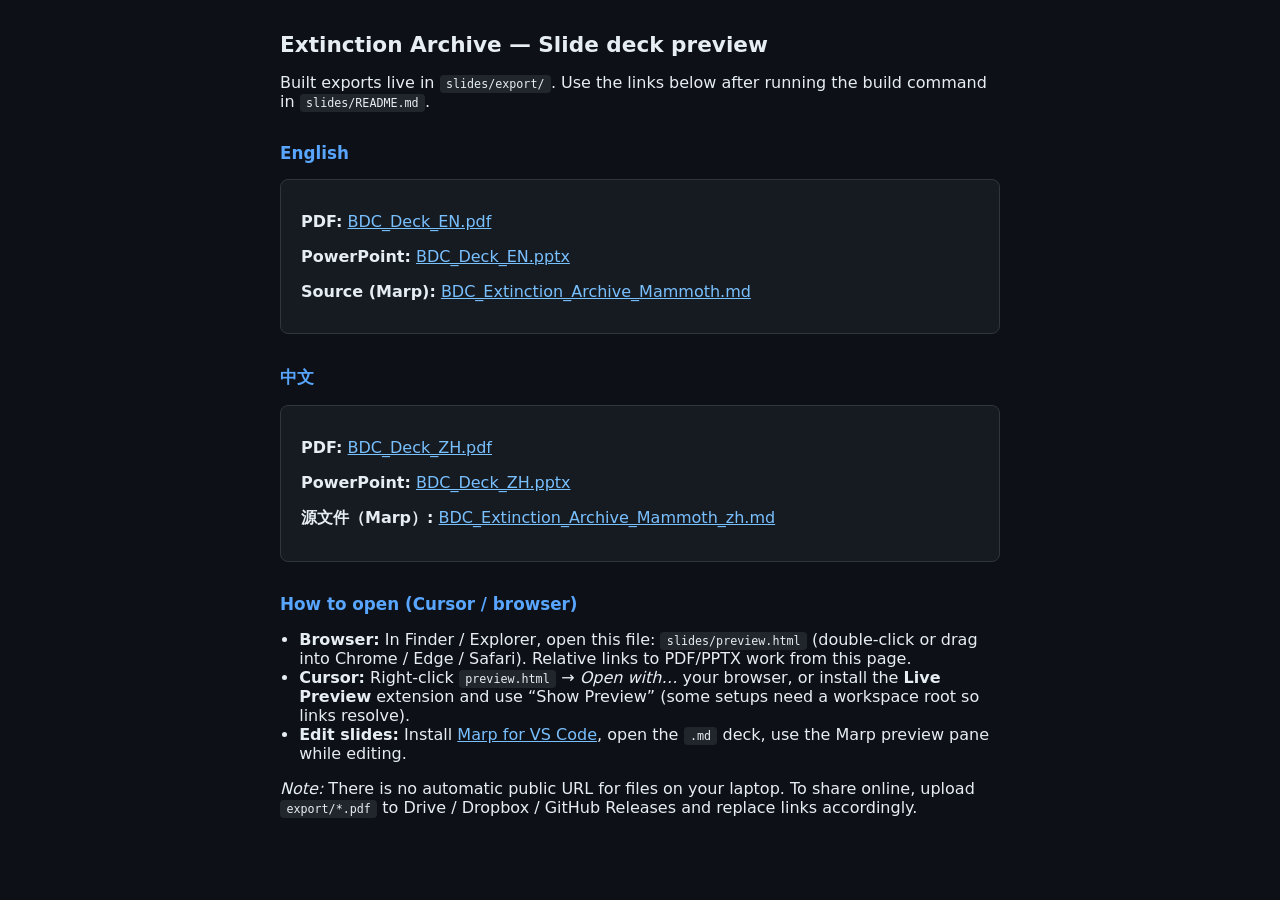
<file: docs/bdc-umwelt-archive/slides/preview.html>
<!DOCTYPE html>
<html lang="en">
<head>
  <meta charset="utf-8" />
  <meta name="viewport" content="width=device-width, initial-scale=1" />
  <title>Extinction Archive — Deck preview hub</title>
  <style>
    :root { font-family: system-ui, sans-serif; background: #0d1117; color: #e6edf3; }
    main { max-width: 720px; margin: 2rem auto; padding: 0 1.25rem; }
    h1 { font-size: 1.35rem; }
    h2 { font-size: 1.05rem; margin-top: 2rem; color: #58a6ff; }
    a { color: #79c0ff; word-break: break-all; }
    .card { border: 1px solid #30363d; border-radius: 8px; padding: 1rem 1.25rem; margin: 1rem 0; background: #161b22; }
    code { background: #21262d; padding: 0.15rem 0.4rem; border-radius: 4px; font-size: 0.9em; }
    ul { padding-left: 1.2rem; }
  </style>
</head>
<body>
  <main>
    <h1>Extinction Archive — Slide deck preview</h1>
    <p>Built exports live in <code>slides/export/</code>. Use the links below after running the build command in <code>slides/README.md</code>.</p>

    <h2>English</h2>
    <div class="card">
      <p><strong>PDF:</strong> <a href="export/BDC_Deck_EN.pdf">BDC_Deck_EN.pdf</a></p>
      <p><strong>PowerPoint:</strong> <a href="export/BDC_Deck_EN.pptx">BDC_Deck_EN.pptx</a></p>
      <p><strong>Source (Marp):</strong> <a href="BDC_Extinction_Archive_Mammoth.md">BDC_Extinction_Archive_Mammoth.md</a></p>
    </div>

    <h2>中文</h2>
    <div class="card">
      <p><strong>PDF:</strong> <a href="export/BDC_Deck_ZH.pdf">BDC_Deck_ZH.pdf</a></p>
      <p><strong>PowerPoint:</strong> <a href="export/BDC_Deck_ZH.pptx">BDC_Deck_ZH.pptx</a></p>
      <p><strong>源文件（Marp）:</strong> <a href="BDC_Extinction_Archive_Mammoth_zh.md">BDC_Extinction_Archive_Mammoth_zh.md</a></p>
    </div>

    <h2>How to open (Cursor / browser)</h2>
    <ul>
      <li><strong>Browser:</strong> In Finder / Explorer, open this file: <code>slides/preview.html</code> (double-click or drag into Chrome / Edge / Safari). Relative links to PDF/PPTX work from this page.</li>
      <li><strong>Cursor:</strong> Right-click <code>preview.html</code> → <em>Open with…</em> your browser, or install the <strong>Live Preview</strong> extension and use “Show Preview” (some setups need a workspace root so links resolve).</li>
      <li><strong>Edit slides:</strong> Install <a href="https://marketplace.visualstudio.com/items?itemName=marp-team.marp-vscode">Marp for VS Code</a>, open the <code>.md</code> deck, use the Marp preview pane while editing.</li>
    </ul>
    <p><em>Note:</em> There is no automatic public URL for files on your laptop. To share online, upload <code>export/*.pdf</code> to Drive / Dropbox / GitHub Releases and replace links accordingly.</p>
  </main>
</body>
</html>
</file>
<file: prototype/styles.css>
* { box-sizing: border-box; }
body {
  margin: 0;
  font-family: -apple-system, BlinkMacSystemFont, "SF Pro Text", Inter, "Segoe UI", sans-serif;
  background: #f7f8f5;
  color: #1f2b2e;
  -webkit-font-smoothing: antialiased;
}
.immersive-home {
  position: relative;
  width: 100vw;
  height: 100vh;
  overflow: hidden;
  background:
    radial-gradient(circle at 76% 44%, rgba(137, 194, 191, 0.11) 0%, transparent 34%),
    linear-gradient(135deg, #fffdf8 0%, #f7f9f5 54%, #eef5f2 100%);
}
#globe-canvas {
  position: absolute;
  inset: 0;
  z-index: 1;
  width: 100%;
  height: 100%;
  display: block;
  cursor: pointer;
}
#globe-canvas:active { cursor: pointer; }
.overlay {
  position: absolute;
  z-index: 3;
  color: #1f2b2e;
}
.top-left {
  left: max(28px, env(safe-area-inset-left));
  top: max(28px, env(safe-area-inset-top));
  max-width: min(292px, calc(100vw - 56px));
  padding: 20px 20px 18px;
  border: 1px solid rgba(56, 83, 78, 0.1);
  border-radius: 22px;
  background: rgba(255, 253, 248, 0.86);
  backdrop-filter: saturate(140%) blur(18px);
  box-shadow: 0 18px 44px rgba(42, 67, 63, 0.1);
}
.top-left h1 {
  margin: 0 0 10px;
  font-size: clamp(1.24rem, 2.2vw, 1.68rem);
  line-height: 1.15;
  letter-spacing: -0.035em;
  font-weight: 740;
}
.sorrow-mark {
  margin: 0 0 7px;
  color: #a16f2c;
  font-size: 10px;
  font-weight: 700;
  letter-spacing: 0.16em;
}
.eyebrow {
  margin: 0 0 11px;
  color: #5e8a83;
  font-size: 11px;
  font-weight: 700;
  letter-spacing: 0.03em;
}
.lede {
  margin: 12px 0;
  color: #516466;
  font-size: 11px;
  line-height: 1.5;
  max-width: 36em;
}
.subtitle {
  margin: 4px 0 10px;
  color: #526a67;
  font-size: 14px;
  line-height: 1.45;
}
.intro-stat {
  margin: 10px 0 7px;
  font-size: 12px;
  font-weight: 700;
  letter-spacing: -0.01em;
  line-height: 1.55;
  color: #243a3d;
  max-width: 36em;
}
.intro-stat-note {
  margin: 0 0 2px;
  line-height: 1.5;
  max-width: 38em;
}
.tiny {
  font-size: 11px;
  color: #778885;
}
.top-right {
  top: max(18px, env(safe-area-inset-top));
  right: max(18px, env(safe-area-inset-right));
}
.lang-switch {
  display: inline-grid;
  grid-template-columns: 1fr 1fr;
  gap: 4px;
  padding: 4px;
  border: 1px solid rgba(56, 83, 78, 0.1);
  border-radius: 999px;
  background: rgba(255, 253, 248, 0.78);
  backdrop-filter: saturate(140%) blur(16px);
  box-shadow: 0 10px 28px rgba(42, 67, 63, 0.08);
}
.lang-switch button {
  min-width: 50px;
  min-height: 30px;
  border: 0;
  border-radius: 999px;
  padding: 6px 10px;
  color: #5f716f;
  background: transparent;
  font: inherit;
  font-size: 12px;
  font-weight: 700;
  cursor: pointer;
}
.lang-switch button[aria-pressed="true"] {
  color: #fffdf8;
  background: #24616a;
}
.journey-steps {
  counter-reset: journey;
  display: grid;
  gap: 7px;
  margin: 12px 0;
  padding: 0;
  list-style: none;
}
.journey-steps li {
  counter-increment: journey;
  display: grid;
  grid-template-columns: 28px 1fr;
  gap: 4px 10px;
  align-items: start;
  padding: 8px 9px;
  border: 1px solid rgba(80, 126, 119, 0.12);
  border-radius: 14px;
  background: rgba(244, 248, 245, 0.72);
}
.journey-steps li::before {
  content: counter(journey);
  grid-row: 1 / span 2;
  display: grid;
  place-items: center;
  width: 24px;
  height: 24px;
  border-radius: 999px;
  color: #fffdf8;
  background: #24616a;
  font-size: 11px;
  font-weight: 800;
}
.journey-steps strong {
  color: #243438;
  font-size: 12px;
}
.journey-steps span {
  color: #6e7f7c;
  font-size: 11px;
  line-height: 1.45;
}
.primary-actions {
  display: flex;
  flex-wrap: wrap;
  gap: 10px;
  margin: 14px 0 10px;
}
.solid-btn,
.soft-btn {
  display: inline-flex;
  align-items: center;
  justify-content: center;
  min-height: 38px;
  border-radius: 999px;
  padding: 9px 15px;
  font-size: 12px;
  font-weight: 750;
  text-decoration: none;
  transition: transform 0.16s ease, box-shadow 0.16s ease, background 0.16s ease;
}
.solid-btn {
  color: #fffdf8;
  background: #24616a;
  box-shadow: 0 9px 20px rgba(36, 97, 106, 0.18);
}
.soft-btn {
  color: #24616a;
  background: rgba(36, 97, 106, 0.08);
  border: 1px solid rgba(36, 97, 106, 0.14);
}
.solid-btn:hover,
.soft-btn:hover {
  transform: translateY(-1px);
  text-decoration: none;
}
.controls-row {
  left: 50%;
  bottom: max(18px, env(safe-area-inset-bottom));
  transform: translateX(-50%);
  display: flex;
  gap: 10px;
  align-items: center;
  flex-wrap: wrap;
  justify-content: center;
  width: min(700px, calc(100vw - 32px));
  padding: 7px;
  border: 1px solid rgba(56, 83, 78, 0.1);
  border-radius: 999px;
  background: rgba(255, 253, 248, 0.78);
  backdrop-filter: saturate(140%) blur(16px);
  box-shadow: 0 12px 32px rgba(42, 67, 63, 0.08);
}
.controls-row button,
.ghost-btn {
  min-height: 32px;
  background: rgba(36, 97, 106, 0.07);
  border: 1px solid rgba(36, 97, 106, 0.1);
  color: #365356;
  border-radius: 999px;
  padding: 7px 13px;
  font-size: 12px;
  font-weight: 650;
  cursor: pointer;
  text-decoration: none;
  transition: transform 0.16s ease, background 0.16s ease, border-color 0.16s ease;
}
.controls-row button:hover,
.ghost-btn:hover {
  transform: translateY(-1px);
  background: rgba(36, 97, 106, 0.12);
  border-color: rgba(36, 97, 106, 0.2);
}
.popup {
  min-width: 240px;
  max-width: 320px;
  background: rgba(255, 253, 248, 0.94);
  border: 1px solid rgba(56, 83, 78, 0.12);
  border-radius: 18px;
  padding: 14px;
  box-shadow: 0 18px 38px rgba(42, 67, 63, 0.14);
  backdrop-filter: saturate(140%) blur(16px);
}
.popup h3 {
  margin: 0 0 6px;
  font-size: 16px;
  color: #17333c;
}
.popup p {
  margin: 2px 0;
  font-size: 12px;
  color: #5d7278;
}
.popup a {
  display: inline-block;
  margin-top: 8px;
  margin-right: 10px;
  font-size: 12px;
  color: #1d5f69;
  font-weight: 650;
}
.hidden { display: none; }
.top {
  background:
    radial-gradient(circle at 8% 0%, rgba(29, 95, 105, 0.12), transparent 22rem),
    linear-gradient(135deg, #fbf8f1, #eef6f4);
  color: #17333c;
  padding: 22px 20px;
  position: relative;
  border-bottom: 1px solid #d8e6e3;
  box-shadow: 0 12px 34px rgba(31, 58, 68, 0.08);
}
.top h1 { margin: 0; font-size: 1.4rem; }
.top p { margin: 6px 0 0; color: #5a7076; opacity: 1; }
.main-nav { margin-top: 10px; display: flex; gap: 10px; flex-wrap: wrap; }
.main-nav a {
  color: #1d5f69;
  border: 1px solid rgba(29, 95, 105, 0.18);
  border-radius: 999px;
  padding: 5px 10px;
  text-decoration: none;
  font-size: 13px;
  background: rgba(255, 255, 255, 0.7);
}
.page-lang-switch {
  position: absolute;
  right: 18px;
  top: 18px;
  display: inline-grid;
  grid-template-columns: 1fr 1fr;
  gap: 4px;
  padding: 4px;
  border: 1px solid rgba(29, 95, 105, 0.16);
  border-radius: 999px;
  background: rgba(255, 255, 255, 0.78);
  backdrop-filter: saturate(180%) blur(16px);
}
.page-lang-switch button {
  border: 0;
  border-radius: 999px;
  min-width: 50px;
  padding: 6px 10px;
  color: #567077;
  background: transparent;
  font: inherit;
  font-size: 12px;
  font-weight: 700;
  cursor: pointer;
}
.page-lang-switch button[aria-pressed="true"] {
  color: #fffdf8;
  background: #1d5f69;
}
.layout {
  display: grid;
  grid-template-columns: repeat(auto-fit, minmax(320px, 1fr));
  gap: 14px;
  padding: 14px;
}
.full-span { grid-column: 1 / -1; }
.panel {
  background: #fff;
  border-radius: 10px;
  padding: 14px;
  border: 1px solid #dde4ea;
}
.panel h2 { margin-top: 0; font-size: 1.05rem; }
.hero-tabs { display: flex; gap: 8px; margin-bottom: 8px; }
.tab {
  border: 1px solid #c7d6e2;
  background: #f7fafc;
  border-radius: 999px;
  padding: 6px 10px;
  cursor: pointer;
}
.tab.active {
  background: #20303d;
  color: #fff;
  border-color: #20303d;
}
.hero-card h3 { margin: 8px 0 4px; }
.hero-card ul { margin: 8px 0; padding-left: 20px; }
.tag {
  display: inline-block;
  font-size: 12px;
  padding: 2px 7px;
  border-radius: 999px;
  margin-right: 5px;
}
.tag.cited { background: #d8f1df; color: #145a2e; }
.tag.interp { background: #fff0d7; color: #855a00; }
.tag.spec { background: #ffe1e1; color: #8d1c1c; }
.filters {
  display: grid;
  grid-template-columns: 1.8fr 1fr 1fr;
  gap: 8px;
  margin-bottom: 10px;
}
.filters input, .filters select, textarea {
  width: 100%;
  padding: 8px;
  border: 1px solid #ccd8e2;
  border-radius: 8px;
}
#archive-list {
  max-height: 360px;
  overflow: auto;
  border-top: 1px solid #edf1f4;
  padding-top: 8px;
}
.cards-grid {
  display: grid;
  grid-template-columns: repeat(auto-fill, minmax(300px, 1fr));
  gap: 10px;
  max-height: none !important;
  overflow: visible !important;
  border-top: none !important;
  padding-top: 0 !important;
}
.species-row {
  padding: 8px;
  border: 1px solid #e8edf2;
  border-radius: 8px;
  margin-bottom: 8px;
  overflow: hidden;
}
.species-thumb {
  display: block;
  width: 100%;
  aspect-ratio: 1.45 / 1;
  object-fit: cover;
  margin: -2px 0 10px;
  border-radius: 10px;
  background: #07101a;
  border: 1px solid #d8e6f2;
}
.thumb-fallback {
  display: grid;
  place-items: center;
  color: #7ccfff;
  font-size: 2rem;
  font-weight: 800;
}
.hero-photo {
  display: block;
  width: 100%;
  max-height: 220px;
  object-fit: cover;
  margin-bottom: 12px;
  border-radius: 12px;
  border: 1px solid #d8e6f2;
  background: #07101a;
}
.species-detail-head {
  display: grid;
  grid-template-columns: minmax(220px, 340px) 1fr;
  gap: 18px;
  align-items: start;
}
.species-detail-photo {
  width: 100%;
  border-radius: 16px;
  border: 1px solid #d8e6f2;
  background: #07101a;
}
.species-row .meta {
  color: #5a6d7e;
  font-size: 12px;
}
.species-row p.meta { margin: 6px 0 0; }
.species-row a { font-size: 12px; margin-right: 8px; }
label { display: block; font-size: 14px; margin: 8px 0 4px; }
input[type="range"] { width: 100%; }
.buttons { display: flex; gap: 8px; margin-top: 8px; }
button {
  padding: 8px 10px;
  border: 1px solid #c3d2df;
  border-radius: 8px;
  background: #f9fbfd;
  cursor: pointer;
}
.foot { text-align: center; padding: 10px 0 18px; color: #607284; }

@media (max-width: 720px) {
  .top-left {
    top: auto;
    bottom: 92px;
    transform: none;
    left: 16px;
    right: 16px;
    max-width: none;
    padding: 18px;
  }
  .top-right {
    top: 18px;
    right: 18px;
  }
  .controls-row {
    border-radius: 22px;
  }
  .page-lang-switch {
    position: static;
    width: fit-content;
    margin-top: 12px;
  }
  .species-detail-head {
    grid-template-columns: 1fr;
  }
}
.home-grid {
  display: grid;
  gap: 12px;
  padding: 14px;
  grid-template-columns: repeat(auto-fit, minmax(280px, 1fr));
}
.entry-card {
  display: block;
  text-decoration: none;
  color: inherit;
  background: #fff;
  border: 1px solid #dde4ea;
  border-radius: 16px;
  padding: 16px;
  box-shadow: 0 10px 30px rgba(31, 58, 68, 0.06);
}
.entry-card h2 {
  font-size: 1.05rem;
  margin: 0 0 8px;
}
.entry-card p {
  margin: 0;
  color: #425363;
}
.portal-list a {
  display: inline-block;
  margin: 4px 8px 0 0;
  font-size: 13px;
}
</file>
<file: prototype/webxr/css/xr-ui.css>
* { box-sizing: border-box; }
html, body {
  margin: 0;
  height: 100%;
  font-family: -apple-system, BlinkMacSystemFont, "SF Pro Text", "Noto Sans SC", "Inter", "Segoe UI", sans-serif;
  background: #030508;
  color: #e8edf3;
  -webkit-font-smoothing: antialiased;
}

#xr-root {
  position: fixed;
  inset: 0;
  overflow: hidden;
}

/* 首页：左文右球，地球占约 60% 宽、贴屏高，贴近参考大地球稿 */
#xr-root.xr-home-layout {
  display: grid;
  grid-template-columns: minmax(260px, 30fr) 70fr;
  grid-template-rows: 1fr auto;
  align-items: stretch;
}

.xr-home-left {
  grid-column: 1;
  grid-row: 1;
  z-index: 4;
  position: relative;
  display: flex;
  flex-direction: column;
  gap: 16px;
  padding: 18px 16px 8px 20px;
  min-width: 0;
  max-height: 100%;
  overflow-y: auto;
  pointer-events: none;
  -webkit-overflow-scrolling: touch;
}
.xr-home-left * {
  pointer-events: auto;
}
.xr-home-left .xr-chip {
  position: static;
  transform: none;
  text-align: left;
  min-width: 0;
  width: 100%;
  margin: 0;
}
.xr-home-left .xr-chip h1 {
  font-size: clamp(1.05rem, 2.2vw, 1.45rem);
  line-height: 1.22;
  max-width: 100%;
}
.xr-home-left .xr-corner {
  position: static;
  max-width: none;
  width: 100%;
  margin: 0;
  flex: 1 1 auto;
  min-height: 0;
}

.xr-home-right {
  grid-column: 2;
  grid-row: 1;
  position: relative;
  min-width: 0;
  min-height: 0;
  background: #030508;
  overflow: hidden;
}
#xr-canvas {
  position: absolute;
  inset: 0;
  display: block;
  width: 100%;
  height: 100%;
  touch-action: none;
}

#xr-root.xr-home-layout .xr-dock {
  grid-column: 1 / -1;
  grid-row: 2;
  position: relative;
  left: auto;
  right: auto;
  bottom: auto;
  top: auto;
  transform: none;
  max-width: none;
  width: 100%;
  margin: 0;
  border-radius: 0;
  border-left: 0;
  border-right: 0;
  border-bottom: 0;
  padding-bottom: max(12px, env(safe-area-inset-bottom));
  box-shadow: 0 -8px 32px rgba(0, 0, 0, 0.35);
}

#xr-root.xr-home-layout .xr-lang-switch {
  top: 14px;
  right: 14px;
  z-index: 8;
}
@media (max-width: 900px) {
  #xr-root.xr-home-layout {
    grid-template-columns: 1fr;
    grid-template-rows: auto minmax(48vh, 58vh) auto;
  }
  .xr-home-left {
    grid-column: 1;
    grid-row: 1;
    flex-direction: column;
    max-height: none;
    padding-bottom: 12px;
  }
  .xr-home-right {
    grid-column: 1;
    grid-row: 2;
    min-height: 42vh;
  }
  #xr-root.xr-home-layout .xr-dock {
    grid-row: 3;
  }
}

.xr-hud {
  position: absolute;
  z-index: 5;
  pointer-events: none;
}
.xr-hud * { pointer-events: auto; }

.xr-chip {
  top: 16px;
  left: 50%;
  transform: translateX(-50%);
  text-align: center;
  background: rgba(12, 16, 22, 0.58);
  border: 1px solid rgba(255, 255, 255, 0.13);
  border-radius: 18px;
  padding: 13px 20px;
  backdrop-filter: saturate(180%) blur(22px);
  min-width: 240px;
  box-shadow: 0 14px 42px rgba(0, 0, 0, 0.28);
}
.xr-chip .xr-sorrow {
  margin: 0 0 5px;
  font-size: 0.64rem;
  font-weight: 600;
  letter-spacing: 0.1em;
  color: #4dd0e0;
}
.xr-chip h1 {
  margin: 0;
  font-size: 1.05rem;
  font-weight: 760;
  letter-spacing: -0.02em;
  color: #f4f6fb;
}
.xr-chip .sub {
  margin: 4px 0 0;
  font-size: 0.82rem;
  color: #b8c5d8;
}
.xr-chip .sub.xr-count-note {
  margin-top: 2px;
  font-size: 0.7rem;
  line-height: 1.5;
  color: #8fa0b5;
  font-weight: 400;
}
.xr-home-left .xr-chip .sub:not(.xr-count-note) {
  font-weight: 600;
  color: #dbe4f0;
}
.xr-chip .en {
  font-size: 0.72rem;
  color: #8fa3bc;
  margin-top: 2px;
}

.xr-corner {
  top: 18px;
  left: 18px;
  max-width: min(420px, 92vw);
  padding: 18px 20px;
  border: 1px solid rgba(255, 255, 255, 0.12);
  border-radius: 22px;
  background: rgba(12, 16, 22, 0.48);
  backdrop-filter: saturate(180%) blur(22px);
  box-shadow: 0 18px 54px rgba(0, 0, 0, 0.26);
}
.xr-corner h2 {
  margin: 0 0 8px;
  font-size: clamp(1.45rem, 3vw, 2.1rem);
  line-height: 1;
  letter-spacing: -0.055em;
  font-weight: 760;
  color: #eef3fa;
}
.xr-corner p {
  margin: 6px 0;
  font-size: 0.86rem;
  line-height: 1.45;
  color: rgba(226, 236, 248, 0.72);
}

.xr-dock {
  left: 50%;
  bottom: max(14px, env(safe-area-inset-bottom));
  transform: translateX(-50%);
  width: min(980px, 96vw);
  display: flex;
  flex-direction: column;
  gap: 8px;
  align-items: center;
  padding: 8px;
  border: 1px solid rgba(255, 255, 255, 0.11);
  border-radius: 22px;
  background: rgba(8, 12, 18, 0.46);
  backdrop-filter: saturate(180%) blur(22px);
  box-shadow: 0 16px 48px rgba(0, 0, 0, 0.28);
}

.xr-row {
  display: flex;
  flex-wrap: wrap;
  gap: 6px;
  justify-content: center;
}

.xr-pill {
  min-height: 30px;
  border: 1px solid rgba(255, 255, 255, 0.13);
  background: rgba(255, 255, 255, 0.08);
  color: rgba(236, 244, 255, 0.92);
  border-radius: 999px;
  padding: 6px 12px;
  font-size: 12px;
  font-weight: 650;
  cursor: pointer;
  transition: transform 0.16s ease, border-color 0.16s ease, background 0.16s ease;
}
.xr-pill:hover {
  transform: translateY(-1px);
  border-color: rgba(255, 255, 255, 0.26);
  background: rgba(255, 255, 255, 0.14);
}
.xr-pill.active {
  color: #071018;
  border-color: rgba(255, 255, 255, 0.76);
  background: rgba(255, 255, 255, 0.88);
}

.xr-toggle {
  display: inline-flex;
  align-items: center;
  gap: 6px;
  font-size: 11px;
  color: rgba(230, 240, 255, 0.82);
  padding: 4px 8px;
  border-radius: 8px;
  background: rgba(255, 255, 255, 0.06);
  border: 1px solid rgba(255, 255, 255, 0.11);
  cursor: pointer;
  user-select: none;
}
.xr-toggle input { accent-color: #7eb8ff; }

.xr-actions .xr-pill { font-size: 11px; padding: 6px 10px; }

.xr-links {
  display: flex;
  gap: 8px;
  flex-wrap: wrap;
  margin-top: 8px;
}
.xr-links a {
  color: #8dccff;
  font-size: 12px;
  font-weight: 650;
  text-decoration: none;
  border-bottom: 1px solid rgba(141, 204, 255, 0.35);
}

.xr-lang-switch {
  position: absolute;
  top: 18px;
  right: 18px;
  display: inline-grid;
  grid-template-columns: 1fr 1fr;
  gap: 4px;
  padding: 4px;
  border: 1px solid rgba(255, 255, 255, 0.13);
  border-radius: 999px;
  background: rgba(12, 16, 22, 0.52);
  backdrop-filter: saturate(180%) blur(22px);
}
.xr-page-lang {
  position: absolute;
  top: 18px;
  right: max(22px, calc((100vw - 920px) / 2));
}
.xr-lang-switch button {
  min-width: 50px;
  min-height: 30px;
  border: 0;
  border-radius: 999px;
  padding: 6px 10px;
  color: rgba(232, 240, 250, 0.72);
  background: transparent;
  font: inherit;
  font-size: 12px;
  font-weight: 700;
  cursor: pointer;
}
.xr-lang-switch button[aria-pressed="true"] {
  color: #071018;
  background: rgba(255, 255, 255, 0.9);
}

#xr-webxr-slot {
  position: absolute;
  top: 14px;
  right: 14px;
  z-index: 6;
  display: flex;
  flex-direction: column;
  gap: 8px;
  align-items: flex-end;
}
#xr-webxr-slot.xr-webxr-in-globe {
  top: 58px;
}
#xr-webxr-slot button {
  font-size: 12px;
  padding: 8px 12px;
  border-radius: 10px;
  border: 1px solid rgba(200, 220, 255, 0.4);
  background: rgba(12, 18, 28, 0.9);
  color: #e8f0ff;
  cursor: pointer;
}

.xr-card {
  position: fixed;
  z-index: 8;
  left: 50%;
  bottom: 120px;
  transform: translateX(-50%);
  width: min(420px, 94vw);
  background: rgba(12, 16, 22, 0.86);
  border: 1px solid rgba(255, 255, 255, 0.14);
  border-radius: 22px;
  padding: 18px 20px 20px;
  box-shadow: 0 22px 58px rgba(0, 0, 0, 0.45);
  backdrop-filter: saturate(180%) blur(22px);
  display: none;
  transition:
    left 0.4s ease,
    right 0.4s ease,
    top 0.4s ease,
    bottom 0.4s ease,
    transform 0.4s ease;
}
/* 迁徙路线播放时靠左，避免挡在地球/路线中央 */
.xr-card.xr-card--migration-dock {
  left: max(10px, env(safe-area-inset-left, 0px));
  right: auto;
  top: 50%;
  bottom: auto;
  transform: translateY(-50%);
  width: min(400px, calc(100vw - 20px - env(safe-area-inset-left, 0px) - env(safe-area-inset-right, 0px)));
  max-height: min(80vh, 100dvh - 24px);
  overflow-y: auto;
  -webkit-overflow-scrolling: touch;
}
.xr-card.visible { display: block; }
/* 迁徙动画进行中：不显示 HTML 信息卡，避免遮挡全屏天球/气候与路线 */
.xr-card.visible.xr-card--cinema-hidden {
  display: none !important;
}
.xr-card .close {
  position: absolute;
  top: 8px;
  right: 10px;
  border: none;
  background: transparent;
  color: #9fb0c8;
  font-size: 18px;
  cursor: pointer;
  line-height: 1;
}
.xr-card h3 {
  margin: 0 0 6px;
  font-size: 1rem;
  letter-spacing: -0.01em;
  color: #fff;
}
.xr-card .sci {
  font-size: 12px;
  color: #9fb4cc;
  margin-bottom: 8px;
}
.xr-card .meta {
  font-size: 12px;
  color: #b4c4d8;
  line-height: 1.45;
  margin: 4px 0;
}
.xr-card .meta strong {
  color: #e9f3ff;
  font-weight: 760;
}
.xr-card .actions {
  display: flex;
  flex-wrap: wrap;
  gap: 8px;
  margin-top: 12px;
}
.xr-card .actions a,
.xr-card .actions button {
  font-size: 12px;
  padding: 6px 10px;
  border-radius: 999px;
  border: 1px solid rgba(170, 200, 235, 0.45);
  background: rgba(20, 32, 48, 0.9);
  color: #d8e8ff;
  text-decoration: none;
  cursor: pointer;
}

/* 「若无人类」教育分叉 + 资料卡不额外堆技术分 */
.xr-card-whatif {
  margin-top: 12px;
  padding-top: 12px;
  border-top: 1px solid rgba(255, 255, 255, 0.1);
  font-size: 12px;
  color: #b4c4d8;
  line-height: 1.45;
}
.xr-card-whatif .xr-whatif-head {
  margin: 0 0 6px;
  font-size: 11px;
  font-weight: 700;
  letter-spacing: 0.04em;
  text-transform: uppercase;
  color: #9fb0c8;
}
.xr-card-whatif .xr-whatif-q {
  margin: 0 0 6px;
  color: #e8f0ff;
  font-size: 12px;
}
.xr-card-whatif .xr-whatif-hint {
  margin: 0 0 8px;
  font-size: 11px;
  color: #7d8fa3;
}
.xr-whatif-choices {
  display: flex;
  flex-direction: column;
  gap: 6px;
}
.xr-whatif-choice {
  text-align: left;
  width: 100%;
  font-size: 12px;
  padding: 8px 10px;
  border-radius: 10px;
  border: 1px solid rgba(150, 175, 210, 0.35);
  background: rgba(10, 16, 26, 0.95);
  color: #dce6f2;
  cursor: pointer;
  line-height: 1.35;
}
.xr-whatif-choice.is-selected,
.xr-whatif-choice:hover {
  border-color: rgba(255, 150, 80, 0.65);
  color: #fff;
}
.xr-whatif-fbwrap {
  margin-top: 8px;
  min-height: 2.5em;
}
.xr-whatif-fb {
  margin: 0;
  padding: 8px 10px;
  border-radius: 10px;
  background: rgba(6, 12, 22, 0.85);
  border: 1px solid rgba(100, 140, 190, 0.25);
  color: #c5d4e8;
  font-size: 11.5px;
  line-height: 1.45;
}

.xr-tooltip {
  position: fixed;
  z-index: 7;
  padding: 6px 10px;
  font-size: 11px;
  background: rgba(4, 8, 14, 0.92);
  border: 1px solid rgba(160, 190, 220, 0.4);
  border-radius: 8px;
  color: #e4ecf8;
  pointer-events: none;
  display: none;
  max-width: 280px;
}

/* Destinations + inner pages */
.xr-page {
  min-height: 100vh;
  background:
    radial-gradient(circle at 18% 0%, rgba(41, 151, 255, 0.18), transparent 30rem),
    radial-gradient(circle at 84% 4%, rgba(52, 199, 89, 0.1), transparent 28rem),
    #05070b;
  color: #e4ebf4;
  padding-bottom: 120px;
}
.xr-page-header {
  padding: 28px max(22px, calc((100vw - 920px) / 2)) 18px;
  border-bottom: 1px solid rgba(255, 255, 255, 0.09);
  background: rgba(5, 7, 11, 0.58);
  backdrop-filter: saturate(180%) blur(22px);
  position: sticky;
  top: 0;
  z-index: 4;
}
.xr-page-header h1 {
  margin: 0;
  font-size: clamp(2rem, 4vw, 3.2rem);
  line-height: 0.98;
  letter-spacing: -0.055em;
  font-weight: 760;
}
.xr-page-header p {
  margin: 8px 0 0;
  font-size: 0.85rem;
  color: rgba(226, 236, 248, 0.68);
  max-width: 720px;
  line-height: 1.5;
}
.xr-nav {
  display: flex;
  flex-wrap: wrap;
  gap: 8px;
  margin-top: 12px;
}
.xr-nav a {
  color: #8dccff;
  text-decoration: none;
  font-size: 13px;
  padding: 5px 12px;
  border-radius: 999px;
  border: 1px solid rgba(255, 255, 255, 0.12);
  background: rgba(255, 255, 255, 0.07);
}

.xr-panel {
  margin: 24px auto;
  padding: 22px;
  border-radius: 24px;
  border: 1px solid rgba(255, 255, 255, 0.11);
  background: rgba(12, 16, 22, 0.58);
  backdrop-filter: saturate(180%) blur(22px);
  box-shadow: 0 22px 58px rgba(0, 0, 0, 0.26);
}

.xr-filters {
  display: grid;
  grid-template-columns: 1.6fr 1fr 1fr;
  gap: 10px;
  margin-bottom: 12px;
}
@media (max-width: 720px) {
  .xr-filters { grid-template-columns: 1fr; }
}
.xr-filters input,
.xr-filters select {
  width: 100%;
  padding: 9px 10px;
  border-radius: 10px;
  border: 1px solid rgba(100, 120, 150, 0.45);
  background: rgba(4, 8, 14, 0.9);
  color: #e8edf3;
  font-size: 13px;
}

.xr-table-wrap {
  overflow: auto;
  max-height: calc(100vh - 280px);
  border-radius: 10px;
  border: 1px solid rgba(70, 90, 120, 0.4);
}
.xr-table {
  width: 100%;
  border-collapse: collapse;
  font-size: 11px;
}
.xr-table th,
.xr-table td {
  border: 1px solid rgba(60, 80, 110, 0.45);
  padding: 6px 8px;
  text-align: left;
  vertical-align: top;
  white-space: nowrap;
}
.xr-table th {
  position: sticky;
  top: 0;
  background: rgba(14, 20, 32, 0.98);
  color: #c8d8ec;
  z-index: 1;
  font-weight: 600;
}
.xr-table tr:nth-child(even) td {
  background: rgba(255, 255, 255, 0.02);
}
.xr-table td.long {
  white-space: normal;
  max-width: 220px;
}

.xr-species-main {
  max-width: 900px;
  margin: 0 auto;
  padding: 20px 18px 100px;
}
.xr-dossier {
  border-radius: 16px;
  border: 1px solid rgba(150, 175, 210, 0.35);
  background: rgba(6, 10, 18, 0.88);
  padding: 20px 22px;
  box-shadow: 0 20px 50px rgba(0, 0, 0, 0.45);
}
.xr-dossier h2 {
  margin: 0 0 8px;
  font-family: "Noto Serif SC", Georgia, serif;
  font-size: 1.35rem;
}
.xr-kv {
  display: grid;
  grid-template-columns: 160px 1fr;
  gap: 8px 14px;
  font-size: 13px;
  margin-top: 14px;
}
@media (max-width: 640px) {
  .xr-kv { grid-template-columns: 1fr; }
}
.xr-kv dt {
  color: #8fa3bc;
  font-weight: 500;
}
.xr-kv dd {
  margin: 0;
  color: #dce6f2;
  line-height: 1.45;
}
.xr-tier {
  display: inline-block;
  font-size: 11px;
  padding: 2px 8px;
  border-radius: 999px;
  margin-right: 6px;
}
.xr-tier.cited { background: #1e3d2a; color: #b8f0c8; }
.xr-tier.interp { background: #3d3518; color: #ffe9a8; }
.xr-tier.spec { background: #3d1a1a; color: #ffc8c8; }

.xr-bottom-dock-static {
  position: fixed;
  left: 0;
  right: 0;
  bottom: 0;
  padding: 10px 12px 14px;
  background: linear-gradient(180deg, transparent, rgba(2, 4, 8, 0.92) 30%);
  display: flex;
  justify-content: center;
  z-index: 5;
}
.xr-bottom-dock-static .xr-dock { position: relative; transform: none; left: auto; bottom: auto; }

.xr-muted { color: #7d8fa3; font-size: 13px; }
/* Dataset/table pages stay light; only the immersive planet experience uses the dark theme. */
.xr-page--destinations {
  min-height: 100%;
  background:
    radial-gradient(circle at 82% 6%, rgba(137, 194, 191, 0.12), transparent 28rem),
    linear-gradient(135deg, #fffdf8 0%, #f7f9f5 54%, #eef5f2 100%) !important;
  color: #1f2b2e;
  padding-bottom: 112px;
}
.xr-page--destinations .xr-page-header {
  position: sticky;
  top: 0;
  z-index: 4;
  border-bottom: 1px solid rgba(56, 83, 78, 0.1);
  background: rgba(255, 253, 248, 0.86);
  backdrop-filter: saturate(140%) blur(18px);
  box-shadow: 0 12px 32px rgba(42, 67, 63, 0.08);
}
.xr-page--destinations .xr-page-header h1 {
  color: #243438;
  letter-spacing: -0.045em;
}
.xr-page--destinations .xr-page-header p,
.xr-page--destinations .xr-muted {
  color: #6e7f7c !important;
}
.xr-page--destinations .xr-nav a {
  color: #24616a;
  border-color: rgba(36, 97, 106, 0.12);
  background: rgba(36, 97, 106, 0.07);
}
.xr-page--destinations .xr-nav a:hover {
  background: rgba(36, 97, 106, 0.12);
  border-color: rgba(36, 97, 106, 0.2);
}
.xr-page--destinations .xr-lang-switch {
  border: 1px solid rgba(56, 83, 78, 0.1);
  background: rgba(255, 253, 248, 0.78);
  backdrop-filter: saturate(140%) blur(16px);
  box-shadow: 0 10px 28px rgba(42, 67, 63, 0.08);
}
.xr-page--destinations .xr-lang-switch button {
  color: #5f716f;
}
.xr-page--destinations .xr-lang-switch button[aria-pressed="true"] {
  color: #fffdf8;
  background: #24616a;
}
.xr-page--destinations .xr-panel {
  max-width: min(1180px, calc(100vw - 36px));
  margin: 24px auto;
  padding: 20px;
  border-radius: 22px;
  border: 1px solid rgba(56, 83, 78, 0.1);
  background: rgba(255, 253, 248, 0.84);
  backdrop-filter: saturate(140%) blur(18px);
  box-shadow: 0 18px 44px rgba(42, 67, 63, 0.1);
}
.xr-page--destinations .xr-filters input,
.xr-page--destinations .xr-filters select {
  border: 1px solid rgba(80, 126, 119, 0.16);
  background: rgba(255, 255, 255, 0.82);
  color: #243438;
  outline: none;
}
.xr-page--destinations .xr-filters input:focus,
.xr-page--destinations .xr-filters select:focus {
  border-color: rgba(36, 97, 106, 0.42);
  box-shadow: 0 0 0 3px rgba(36, 97, 106, 0.08);
}
.xr-page--destinations .xr-table-wrap {
  max-height: calc(100vh - 300px);
  border-radius: 16px;
  border: 1px solid rgba(80, 126, 119, 0.14);
  background: rgba(255, 255, 255, 0.62);
}
.xr-page--destinations #xr-d-count {
  color: #6e7f7c !important;
}
.xr-page--destinations .xr-table {
  color: #243438;
  background: transparent;
}
.xr-page--destinations .xr-table th,
.xr-page--destinations .xr-table td {
  border: 1px solid rgba(80, 126, 119, 0.12);
}
.xr-page--destinations .xr-table th {
  background: rgba(241, 247, 244, 0.98);
  color: #425856;
}
.xr-page--destinations .xr-table tr:nth-child(even) td {
  background: rgba(244, 248, 245, 0.58);
}
.xr-page--destinations .xr-table tr:hover td {
  background: rgba(227, 242, 240, 0.72);
}
.xr-page--destinations .xr-table a {
  color: #24616a;
  font-weight: 650;
}
.xr-page--destinations .xr-bottom-dock-static {
  background: linear-gradient(180deg, transparent, rgba(247, 249, 245, 0.92) 34%);
}
.xr-page--destinations .xr-bottom-dock-static .xr-dock {
  border: 1px solid rgba(56, 83, 78, 0.1);
  background: rgba(255, 253, 248, 0.78);
  backdrop-filter: saturate(140%) blur(16px);
  box-shadow: 0 12px 32px rgba(42, 67, 63, 0.08);
}
.xr-page--destinations .xr-pill {
  color: #365356;
  border-color: rgba(36, 97, 106, 0.1);
  background: rgba(36, 97, 106, 0.07);
}
.xr-page--destinations .xr-pill:hover,
.xr-page--destinations .xr-pill.active {
  color: #fffdf8;
  border-color: #24616a;
  background: #24616a;
}
.xr-eyebrow {
  font-size: 11px;
  letter-spacing: 0.1em;
  text-transform: uppercase;
  color: #8fa3bc;
  margin: 0 0 8px;
}
.xr-lead { font-size: 14px; color: #b8c8dc; margin: 0 0 16px; line-height: 1.55; }
.xr-sci { font-weight: 400; color: #9fb4cc; font-size: 0.88rem; }
.xr-block { margin-top: 22px; }
.xr-block:first-child { margin-top: 0; }
.xr-block h3 { font-size: 1.2rem; margin: 0 0 14px; color: #f5f8ff; letter-spacing: -0.02em; }

/* 物种页：原始栖息地（图2 风格：线框全息 + 地区锚点 HUD；下接真实叙述，供 #habitat 定位） */
.xr-habitat-block {
  scroll-margin-top: 88px;
}
.xr-habitat-block:target {
  outline: 1px solid rgba(120, 200, 255, 0.4);
  outline-offset: 6px;
  border-radius: 14px;
}
.xr-habitat-visual {
  --holo-fg: rgba(120, 220, 255, 0.78);
  --holo-fg-dim: rgba(90, 180, 220, 0.45);
  --holo-glow: rgba(80, 200, 255, 0.22);
  --holo-base0: #040810;
  --holo-base1: #0a1528;
  min-height: 220px;
  border-radius: 14px;
  margin: 0 0 16px;
  position: relative;
  overflow: hidden;
  background: linear-gradient(165deg, var(--holo-base0) 0%, var(--holo-base1) 55%, #02060c 100%);
  border: 1px solid rgba(100, 180, 230, 0.28);
  box-shadow:
    0 0 0 1px rgba(0, 0, 0, 0.4) inset,
    0 12px 40px rgba(0, 0, 0, 0.5),
    0 0 48px var(--holo-glow);
}
.xr-habitat-holo {
  position: relative;
  min-height: 220px;
  isolation: isolate;
  color: var(--holo-fg);
}
.xr-habitat-holo-vignette {
  position: absolute;
  inset: 0;
  background: radial-gradient(ellipse 90% 70% at 50% 45%, transparent 0%, rgba(2, 6, 12, 0.88) 88%);
  pointer-events: none;
  z-index: 2;
}
.xr-habitat-holo-grid {
  position: absolute;
  inset: 0;
  z-index: 0;
  opacity: 0.22;
  background-image:
    linear-gradient(rgba(120, 200, 255, 0.2) 1px, transparent 1px),
    linear-gradient(90deg, rgba(120, 200, 255, 0.15) 1px, transparent 1px);
  background-size: 24px 24px;
  background-position: center;
  mask-image: radial-gradient(ellipse 85% 75% at 50% 48%, #000 30%, transparent 100%);
  pointer-events: none;
}
.xr-habitat-holo-glow {
  position: absolute;
  inset: -20%;
  z-index: 0;
  background: radial-gradient(circle at 50% 55%, var(--holo-glow) 0%, transparent 55%);
  filter: blur(20px);
  pointer-events: none;
  animation: xr-holo-pulse 7s ease-in-out infinite;
}
@keyframes xr-holo-pulse {
  0%,
  100% {
    opacity: 0.75;
  }
  50% {
    opacity: 1;
  }
}
.xr-habitat-wire {
  position: absolute;
  left: 0;
  right: 0;
  top: 0;
  bottom: 0;
  width: 100%;
  height: 100%;
  z-index: 1;
  color: var(--holo-fg);
  filter: drop-shadow(0 0 6px var(--holo-glow)) drop-shadow(0 0 16px rgba(60, 160, 220, 0.18));
  pointer-events: none;
  opacity: 0.95;
}
.xr-habitat-holo-scan {
  position: absolute;
  inset: 0;
  z-index: 3;
  pointer-events: none;
  background: linear-gradient(
    180deg,
    transparent 0%,
    rgba(150, 220, 255, 0.04) 48%,
    rgba(200, 240, 255, 0.08) 50%,
    rgba(150, 220, 255, 0.04) 52%,
    transparent 100%
  );
  background-size: 100% 220%;
  animation: xr-holo-scan 5.5s linear infinite;
  mix-blend-mode: screen;
  opacity: 0.5;
  mask-image: linear-gradient(180deg, transparent 0%, #000 20%, #000 80%, transparent 100%);
}
@keyframes xr-holo-scan {
  0% {
    background-position: 0% 0%;
  }
  100% {
    background-position: 0% 100%;
  }
}
.xr-habitat-hud {
  position: absolute;
  left: 0;
  right: 0;
  bottom: 0;
  z-index: 4;
  padding: 12px 14px 12px;
  display: flex;
  flex-direction: column;
  gap: 4px;
  background: linear-gradient(180deg, transparent, rgba(2, 8, 16, 0.92) 40%);
  font-family: ui-monospace, "SFMono-Regular", Menlo, Consolas, monospace;
  font-size: 10px;
  line-height: 1.35;
  letter-spacing: 0.02em;
  color: #c8e8ff;
  text-shadow: 0 0 12px rgba(60, 160, 220, 0.35);
}
.xr-habitat-hud-row {
  display: flex;
  flex-wrap: wrap;
  align-items: baseline;
  gap: 8px 12px;
}
.xr-habitat-hud-row--main .xr-habitat-hud-k {
  font-size: 12px;
  font-weight: 600;
  color: #e8f6ff;
  letter-spacing: 0.04em;
}
.xr-habitat-hud-row--region {
  border-top: 1px solid rgba(100, 180, 220, 0.25);
  padding-top: 6px;
  margin-top: 2px;
}
.xr-habitat-hud-k {
  color: var(--holo-fg-dim);
  font-weight: 500;
}
.xr-habitat-hud-v {
  color: #dff4ff;
  font-weight: 600;
  flex: 1 1 140px;
  word-break: break-word;
}
.xr-habitat-hud-tag {
  padding: 2px 6px;
  border: 1px solid rgba(120, 200, 255, 0.4);
  border-radius: 4px;
  color: #9ee0ff;
  font-size: 9px;
  letter-spacing: 0.12em;
}
.xr-habitat-hud-dim {
  color: #6a8aa8;
  font-size: 9px;
}
.xr-habitat-hud-foot {
  font-size: 9px;
  color: #6a8aa8;
  margin-top: 4px;
  letter-spacing: 0.03em;
}
.habitat-mood--temperate-forest {
  --holo-fg: rgba(130, 235, 200, 0.82);
  --holo-fg-dim: rgba(80, 180, 150, 0.5);
  --holo-glow: rgba(60, 200, 150, 0.18);
  --holo-base0: #060f12;
  --holo-base1: #0f2420;
}
.habitat-mood--grassland {
  --holo-fg: rgba(220, 210, 130, 0.8);
  --holo-fg-dim: rgba(160, 150, 90, 0.45);
  --holo-glow: rgba(200, 180, 80, 0.16);
  --holo-base0: #100d06;
  --holo-base1: #221c0c;
}
.habitat-mood--tundra {
  --holo-fg: rgba(200, 230, 255, 0.85);
  --holo-fg-dim: rgba(150, 190, 220, 0.5);
  --holo-glow: rgba(180, 220, 255, 0.2);
  --holo-base0: #060a12;
  --holo-base1: #121c2a;
}
.habitat-mood--tropical-island {
  --holo-fg: rgba(100, 240, 210, 0.8);
  --holo-fg-dim: rgba(70, 180, 160, 0.48);
  --holo-glow: rgba(50, 200, 170, 0.2);
  --holo-base0: #041210;
  --holo-base1: #0a2822;
}
.habitat-mood--river-blue {
  --holo-fg: rgba(150, 230, 255, 0.9);
  --holo-fg-dim: rgba(100, 180, 220, 0.55);
  --holo-glow: rgba(80, 200, 255, 0.32);
  --holo-base0: #030a12;
  --holo-base1: #061c2a;
}
.habitat-mood--generic {
  --holo-fg: rgba(150, 200, 255, 0.75);
  --holo-fg-dim: rgba(100, 150, 190, 0.45);
  --holo-glow: rgba(80, 150, 220, 0.15);
  --holo-base0: #040810;
  --holo-base1: #0a1420;
}
.xr-habitat-copy {
  margin: 0 0 10px;
  font-size: 13.5px;
  line-height: 1.55;
  color: #c5d4e8;
}
.xr-habitat-copy:last-child {
  margin-bottom: 0;
}
@media (prefers-reduced-motion: reduce) {
  .xr-habitat-holo-glow,
  .xr-habitat-holo-scan {
    animation: none;
  }
  .xr-habitat-holo-scan {
    opacity: 0.25;
  }
}
.xr-block ul { margin: 8px 0 0; padding-left: 18px; color: #c5d4e8; font-size: 13px; line-height: 1.5; }
.xr-portals { display: flex; flex-wrap: wrap; gap: 8px; margin-top: 8px; }
.xr-portals a {
  font-size: 12px;
  padding: 5px 10px;
  border-radius: 999px;
  border: 1px solid rgba(150, 180, 220, 0.4);
  color: #c8e2ff;
  text-decoration: none;
  background: rgba(12, 18, 30, 0.85);
}

.xr-field-label {
  display: block;
  margin-top: 14px;
  color: rgba(226, 236, 248, 0.74);
  font-size: 14px;
  font-weight: 650;
}
.xr-range {
  width: 100%;
  accent-color: #2997ff;
}
.xr-textarea {
  width: 100%;
  padding: 12px 14px;
  border-radius: 16px;
  border: 1px solid rgba(255, 255, 255, 0.12);
  background: rgba(255, 255, 255, 0.06);
  color: #f5f8ff;
  resize: vertical;
}
.xr-button-row {
  display: flex;
  flex-wrap: wrap;
  gap: 10px;
  margin-top: 12px;
}

@media (max-width: 720px) {
  #xr-root:not(.xr-home-layout) .xr-chip {
    top: auto;
    bottom: 112px;
    width: calc(100vw - 32px);
  }
  #xr-root:not(.xr-home-layout) .xr-corner {
    left: 16px;
    right: 16px;
    max-width: none;
  }
  .xr-lang-switch {
    top: 18px;
    right: 18px;
  }
  .xr-page-lang {
    position: static;
    width: fit-content;
    margin: 0 0 18px auto;
  }
  .xr-dock {
    border-radius: 22px;
  }
}

/* —— 物种页「档案」版式：深底、橙红强调、反事实滑块（对齐参考稿） */
:root {
  --xr-ac: #e85a2c;
  --xr-ac-dim: #c44a28;
  --xr-bg: #0d1117;
  --xr-card: #161b22;
  --xr-border: rgba(255, 255, 255, 0.08);
}
.xr-page--archive {
  background: var(--xr-bg) !important;
  color: #e6edf3;
  padding-bottom: 80px;
}
.xr-archive-top {
  position: sticky;
  top: 0;
  z-index: 20;
  border-bottom: 1px solid var(--xr-border);
  background: rgba(13, 17, 23, 0.92);
  backdrop-filter: blur(16px);
}
.xr-archive-top-inner {
  max-width: 920px;
  margin: 0 auto;
  padding: 12px 20px;
  display: flex;
  flex-wrap: wrap;
  align-items: center;
  gap: 8px 14px;
}
.xr-archive-logo {
  font-size: 1.15rem;
  font-weight: 800;
  color: var(--xr-ac) !important;
  text-decoration: none;
  letter-spacing: -0.03em;
}
.xr-archive-logo:hover {
  text-decoration: underline;
  text-underline-offset: 3px;
}
.xr-archive-top-divide {
  width: 1px;
  height: 1rem;
  background: var(--xr-border);
  display: inline-block;
}
.xr-archive-top-tagline {
  font-size: 0.8rem;
  color: #8b949e;
  flex: 1 1 auto;
  min-width: 140px;
}
.xr-archive-top-nav {
  display: flex;
  flex-wrap: wrap;
  gap: 4px 8px;
  margin-left: auto;
}
.xr-archive-top-nav a {
  color: #c9d1d9;
  text-decoration: none;
  font-size: 0.82rem;
  padding: 4px 10px;
  border-radius: 999px;
  border: 1px solid transparent;
}
.xr-archive-top-nav a:hover {
  border-color: var(--xr-border);
  color: #f0f6fc;
}
.xr-page--archive .xr-species-main {
  max-width: 800px;
  padding-top: 28px;
}
.xr-dossier--archive {
  border: 1px solid var(--xr-border) !important;
  background: var(--xr-card) !important;
  box-shadow: 0 24px 80px rgba(0, 0, 0, 0.45) !important;
  border-radius: 12px;
  padding: 28px 24px 32px;
}
.xr-dossier-hero {
  margin-bottom: 28px;
  padding-bottom: 22px;
  border-bottom: 1px solid var(--xr-border);
}
.xr-dossier-eyebrow {
  font-size: 0.72rem;
  letter-spacing: 0.14em;
  text-transform: uppercase;
  color: #8b949e;
  margin: 0 0 8px;
}
.xr-dossier-title {
  margin: 0;
  font-size: clamp(1.45rem, 3.2vw, 1.9rem);
  font-weight: 800;
  letter-spacing: -0.04em;
  line-height: 1.2;
  color: #f0f6fc;
}
.xr-dossier--archive .xr-sci {
  color: #8b949e;
  font-weight: 500;
  font-size: 0.95em;
}
.xr-dossier-meta {
  margin: 10px 0 0;
  color: #8b949e;
  font-size: 0.9rem;
  line-height: 1.5;
}
.xr-archive-card {
  margin-top: 22px;
  padding: 20px 18px;
  border-radius: 10px;
  border: 1px solid var(--xr-border);
  background: rgba(22, 27, 34, 0.65);
}
.xr-archive-card:first-of-type {
  margin-top: 0;
}
.xr-section-title {
  margin: 0 0 14px;
  font-size: 1.05rem;
  font-weight: 750;
  color: #e6edf3;
  letter-spacing: -0.02em;
}
.xr-section-title--accent {
  color: var(--xr-ac) !important;
}
.xr-section-pill {
  display: inline-block;
  font-size: 0.7rem;
  font-weight: 600;
  vertical-align: middle;
  margin-left: 6px;
  padding: 2px 8px;
  border-radius: 999px;
  background: rgba(232, 90, 44, 0.15);
  color: #ffb59a;
  border: 1px solid rgba(232, 90, 44, 0.35);
}
.xr-archive-lead,
.xr-archive-prose {
  margin: 0;
  font-size: 0.95rem;
  line-height: 1.7;
  color: #c9d1d9;
}
.xr-tag-list {
  display: flex;
  flex-wrap: wrap;
  gap: 8px 10px;
  margin: 0 0 12px;
}
.xr-tag {
  display: inline-block;
  padding: 5px 12px;
  font-size: 0.8rem;
  line-height: 1.3;
  color: #e6edf3;
  border: 1px solid rgba(255, 255, 255, 0.12);
  border-radius: 999px;
  background: rgba(255, 255, 255, 0.04);
}
.xr-habitat-compare-idea {
  font-size: 0.8rem;
  line-height: 1.5;
  color: #8b949e;
  margin: 10px 0 14px;
}
.xr-habitat-compare-viewport {
  position: relative;
  min-height: 220px;
  border-radius: 14px;
  overflow: hidden;
  border: 1px solid var(--xr-border);
}
.xr-habitat-compare-reality,
.xr-habitat-compare-if {
  position: absolute;
  inset: 0;
  border-radius: 14px;
  overflow: hidden;
}
.xr-habitat-compare-reality {
  z-index: 1;
}
.xr-habitat-compare-reality::after {
  content: "";
  position: absolute;
  inset: 0;
  z-index: 6;
  border-radius: 14px;
  pointer-events: none;
  background: linear-gradient(180deg, rgba(0, 0, 0, 0.42), rgba(15, 6, 4, 0.28));
}
/* 真照片对比：用叠层与调色体现「受扰 / 更完整网络」，不重复暗角伪 ::after */
.xr-habitat-compare-viewport--photo .xr-habitat-compare-reality::after {
  display: none;
}
.xr-habitat-compare-if {
  z-index: 2;
  transition: opacity 0.12s ease-out;
}
.xr-habitat-compare-viewport--photo {
  min-height: 280px;
}
.xr-habitat-bg {
  position: absolute;
  inset: 0;
  border-radius: 14px;
  overflow: hidden;
  background: #0d1117;
}
.xr-habitat-img {
  position: absolute;
  inset: 0;
  width: 100%;
  height: 100%;
  object-fit: cover;
  transform: scale(1.02);
  display: block;
}
.xr-habitat-bg.is-fb .xr-habitat-img {
  opacity: 0;
  pointer-events: none;
}
.xr-habitat-fallback {
  position: absolute;
  inset: 0;
  display: none;
  background-size: cover;
  background-position: center;
}
.xr-habitat-bg.is-fb .xr-habitat-fallback {
  display: block;
}
.habitat-fb--temperate-forest .xr-habitat-fallback {
  background-image: linear-gradient(165deg, #2a1f0f 0%, #3d2814 50%, #1a150a 100%);
}
.habitat-fb--grassland .xr-habitat-fallback {
  background-image: linear-gradient(180deg, #3a2f12 0%, #5a4a1a 45%, #2a220c 100%);
}
.habitat-fb--tundra .xr-habitat-fallback {
  background-image: linear-gradient(180deg, #1a2028 0%, #2a3a48 50%, #c8d0d8 100%);
}
.habitat-fb--tropical-island .xr-habitat-fallback {
  background-image: linear-gradient(135deg, #0a2820 0%, #1a4a3a 50%, #0d2030 100%);
}
.habitat-fb--river-blue .xr-habitat-fallback {
  background-image: linear-gradient(180deg, #0a1a2a 0%, #1a3a4a 55%, #061018 100%);
}
.habitat-fb--generic .xr-habitat-fallback {
  background-image: linear-gradient(160deg, #0a1018 0%, #1a2028 100%);
}
.xr-habitat-graded--reality {
  position: absolute;
  inset: 0;
  z-index: 2;
  pointer-events: none;
  background: linear-gradient(180deg, rgba(15, 8, 2, 0.45) 0%, rgba(0, 0, 0, 0.42) 100%);
}
.xr-habitat-graded--counter {
  position: absolute;
  inset: 0;
  z-index: 2;
  pointer-events: none;
  background: linear-gradient(185deg, rgba(255, 255, 255, 0.1) 0%, transparent 45%, rgba(30, 90, 50, 0.15) 100%);
}
.xr-habitat-img--reality {
  filter: brightness(0.7) saturate(0.7) contrast(1.04);
}
.xr-habitat-img--counter {
  filter: brightness(1.04) saturate(1.2) contrast(0.98);
}
p.xr-habitat-pill {
  position: absolute;
  z-index: 4;
  left: 10px;
  right: 10px;
  bottom: 10px;
  margin: 0;
  padding: 8px 12px;
  max-width: calc(100% - 20px);
  font-size: 0.7rem;
  line-height: 1.4;
  color: #f0f6fc;
  text-shadow: 0 1px 4px rgba(0, 0, 0, 0.85);
  background: rgba(1, 4, 9, 0.55);
  border: 1px solid rgba(255, 255, 255, 0.1);
  border-radius: 8px;
}
.xr-habitat-pill--soft {
  left: auto;
  max-width: 58%;
  text-align: right;
}
.xr-habitat-pill-geo {
  color: #ffb59a;
  font-weight: 600;
}
.xr-habitat-pill-foot {
  display: block;
  font-size: 0.65rem;
  color: #8b949e;
  margin-top: 3px;
  text-shadow: none;
}
.xr-habitat-compare-viewport .xr-habitat-visual {
  min-height: 220px;
  margin: 0;
  border: none;
  box-shadow: none;
}
.xr-habitat-visual--reality {
  filter: brightness(0.58) saturate(0.78);
}
.xr-habitat-visual--counter {
  filter: brightness(1.12) saturate(1.22) contrast(0.98);
}
.xr-dossier--archive .xr-habitat-block:target {
  outline: 1px solid rgba(232, 90, 44, 0.45) !important;
  outline-offset: 6px;
  border-radius: 12px;
}
.xr-compare-rail {
  margin-top: 4px;
}
.xr-compare-labels {
  display: flex;
  justify-content: space-between;
  font-size: 0.7rem;
  color: #8b949e;
  margin-bottom: 6px;
  letter-spacing: 0.02em;
}
.xr-compare-track-wrap {
  position: relative;
  height: 10px;
  border-radius: 6px;
  background: rgba(255, 255, 255, 0.08);
  box-shadow: inset 0 0 0 1px rgba(255, 255, 255, 0.06);
}
.xr-compare-fill {
  position: absolute;
  left: 0;
  top: 0;
  bottom: 0;
  width: 22%;
  border-radius: 6px;
  background: linear-gradient(90deg, var(--xr-ac-dim), var(--xr-ac), #ff8a5b);
  pointer-events: none;
  z-index: 0;
  transition: width 0.1s ease-out;
}
input.xr-compare-range {
  -webkit-appearance: none;
  appearance: none;
  position: relative;
  z-index: 2;
  width: 100%;
  height: 10px;
  background: transparent;
  margin: 0;
  cursor: pointer;
  display: block;
}
input.xr-compare-range::-webkit-slider-thumb {
  -webkit-appearance: none;
  width: 18px;
  height: 18px;
  border-radius: 50%;
  background: #f0f6fc;
  box-shadow: 0 0 0 2px var(--xr-ac), 0 2px 8px rgba(0, 0, 0, 0.45);
  border: none;
}
input.xr-compare-range::-moz-range-thumb {
  width: 18px;
  height: 18px;
  border-radius: 50%;
  background: #f0f6fc;
  box-shadow: 0 0 0 2px var(--xr-ac);
  border: none;
}
input.xr-compare-range::-webkit-slider-runnable-track {
  height: 10px;
  background: transparent;
}
input.xr-compare-range::-moz-range-track {
  height: 10px;
  background: transparent;
}
.xr-habitat-compare-foot {
  font-size: 0.75rem;
  color: #6e7681;
  margin: 12px 0 0;
}
.xr-habitat-readout {
  margin-top: 20px;
  padding-top: 16px;
  border-top: 1px solid var(--xr-border);
}
.xr-habitat-subhead {
  margin: 0 0 10px;
  font-size: 0.95rem;
  font-weight: 650;
  color: #8b949e;
}
.xr-habitat-block {
  scroll-margin-top: 96px;
}
.xr-reflect-card {
  border-color: rgba(232, 90, 44, 0.22);
  background: linear-gradient(145deg, rgba(232, 90, 44, 0.07), rgba(22, 27, 34, 0.65));
}
.xr-reflect-q {
  margin: 0 0 16px;
  font-size: 0.95rem;
  line-height: 1.65;
  color: #c9d1d9;
}
a.xr-reflect-cta {
  display: inline-block;
  padding: 8px 18px;
  font-size: 0.86rem;
  font-weight: 600;
  color: var(--xr-ac) !important;
  text-decoration: none !important;
  border: 1px solid var(--xr-ac);
  border-radius: 999px;
  background: rgba(232, 90, 44, 0.08);
  transition: background 0.15s ease, color 0.15s ease;
}
a.xr-reflect-cta:hover {
  background: rgba(232, 90, 44, 0.18);
  color: #ffb59a !important;
}
.xr-dossier--archive .xr-kv {
  color: #c9d1d9;
  font-size: 0.88rem;
}
.xr-dossier--archive .xr-kv dt {
  color: #8b949e;
}
.xr-dossier--archive .xr-portals a {
  border-color: var(--xr-border);
  background: rgba(255, 255, 255, 0.04);
  color: #8dccff;
}
.xr-archive-ul {
  margin: 0;
  padding-left: 1.1rem;
  color: #c9d1d9;
  font-size: 0.9rem;
  line-height: 1.6;
}
</file>
